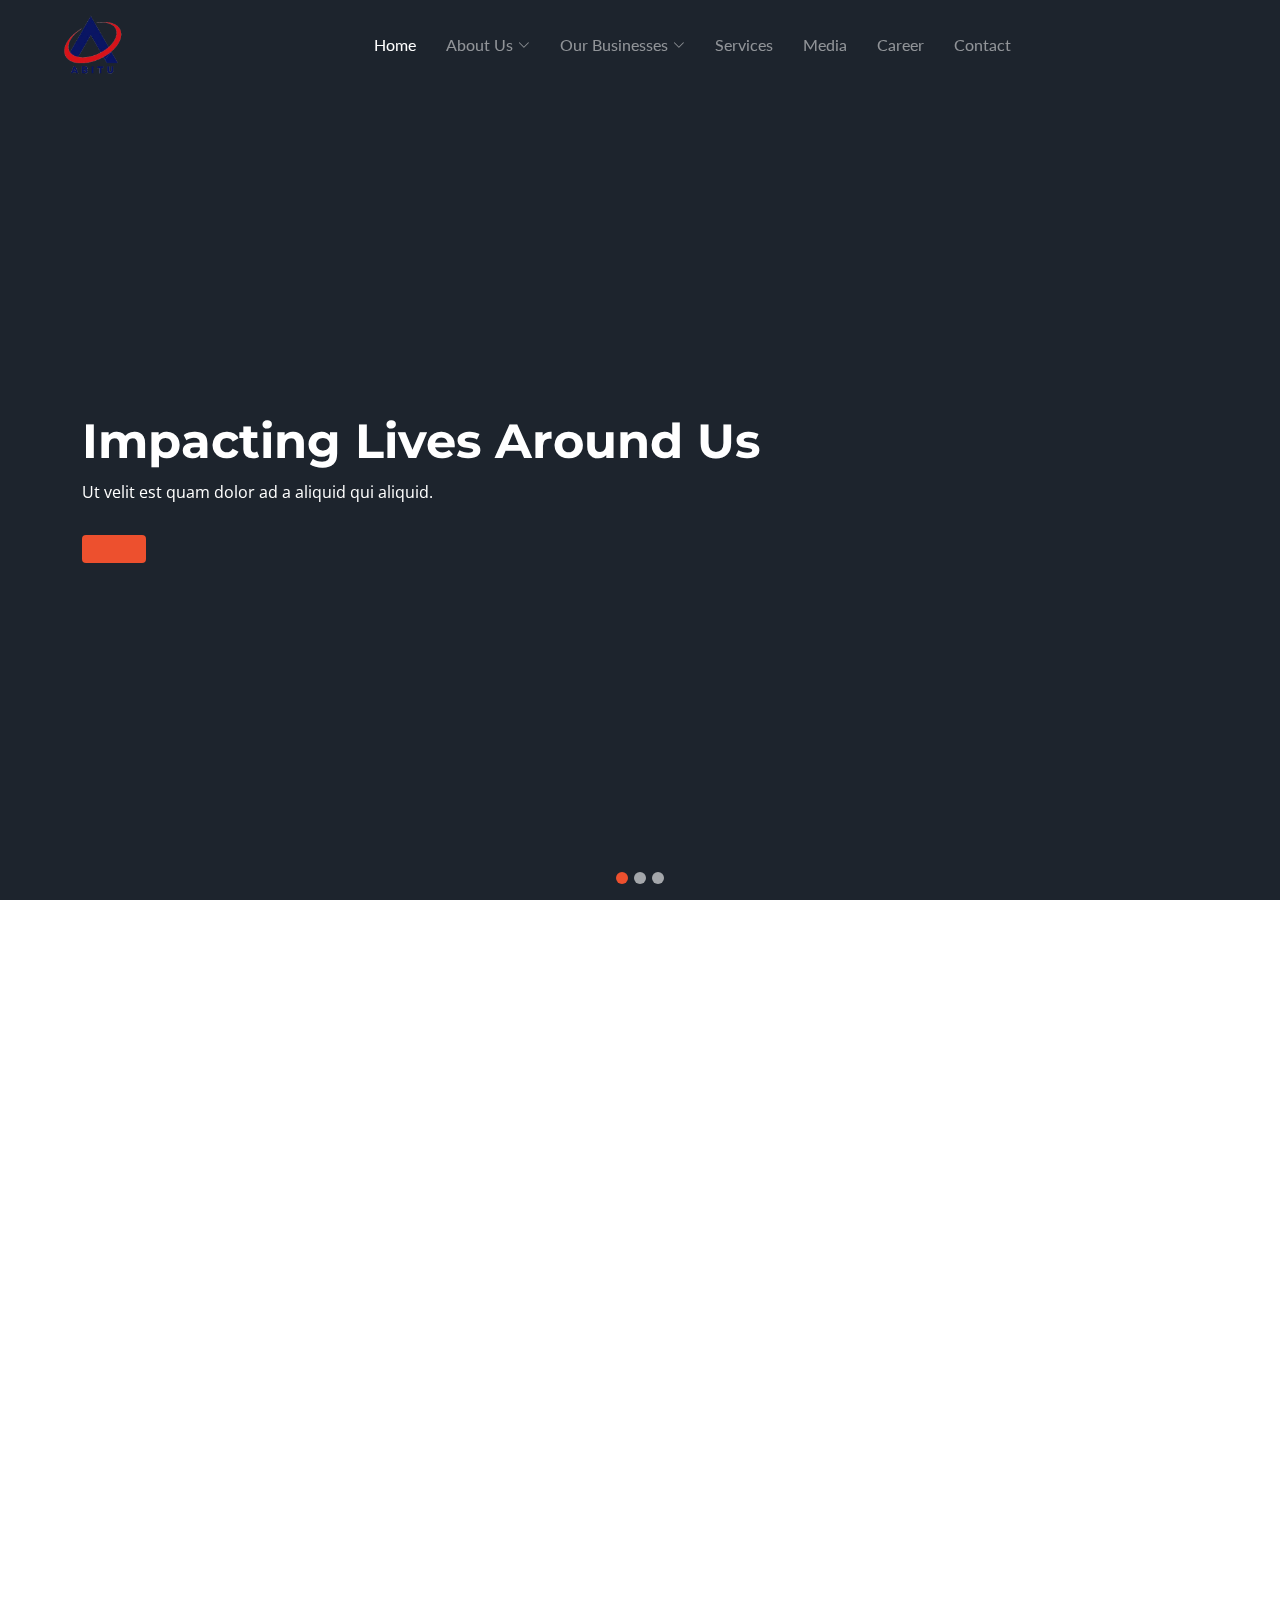
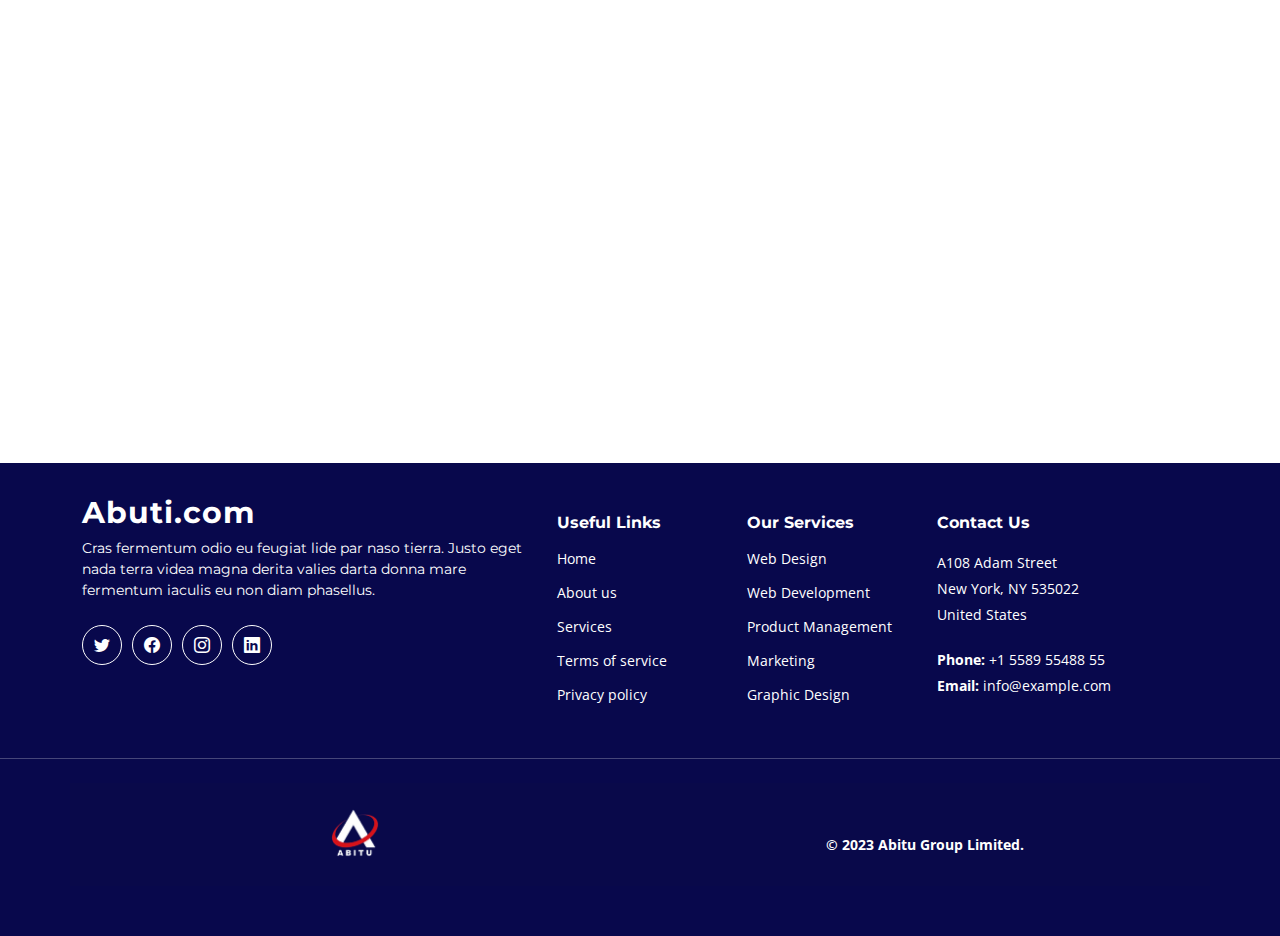
<file: career.html>
<!DOCTYPE html>
<html lang="en">

<head>
  <meta charset="utf-8">
  <meta content="width=device-width, initial-scale=1.0" name="viewport">

  <title>Abitu Group Limited</title>
  <meta content="" name="description">
  <meta content="" name="keywords">

  <!-- Favicons -->
  <link href="assets/img/assets/img/ko.png" rel="icon">
  <link href="assets/img/assets/img/ko.png" rel="apple-touch-icon">

  <!-- Fonts -->
  <link href="https://fonts.googleapis.com" rel="preconnect">
  <link href="https://fonts.gstatic.com" rel="preconnect" crossorigin>
  <link href="https://fonts.googleapis.com/css2?family=Open+Sans:ital,wght@0,300;0,400;0,500;0,600;0,700;0,800;1,300;1,400;1,500;1,600;1,700;1,800&family=Montserrat:ital,wght@0,100;0,200;0,300;0,400;0,500;0,600;0,700;0,800;0,900;1,100;1,200;1,300;1,400;1,500;1,600;1,700;1,800;1,900&family=Lato:ital,wght@0,100;0,300;0,400;0,700;0,900;1,100;1,300;1,400;1,700;1,900&display=swap" rel="stylesheet">

  <!-- Vendor CSS Files -->
  <link href="assets/vendor/bootstrap/css/bootstrap.min.css" rel="stylesheet">
  <link href="assets/vendor/bootstrap-icons/bootstrap-icons.css" rel="stylesheet">
  <link href="assets/vendor/glightbox/css/glightbox.min.css" rel="stylesheet">
  <link href="assets/vendor/swiper/swiper-bundle.min.css" rel="stylesheet">
  <link href="assets/vendor/aos/aos.css" rel="stylesheet">

  <!-- Template Main CSS File -->
  <link href="assets/css/main.css" rel="stylesheet">


</head>

<body class="index-page" data-bs-spy="scroll" data-bs-target="#navmenu">

  <!-- ======= Header ======= -->
  <header id="header" class="header fixed-top d-flex align-items-center">
    <div class="container-fluid d-flex align-items-center justify-content-between">

      <a href="index.html" class="logo d-flex align-items-center me-auto me-xl-0">
        <!-- Uncomment the line below if you also wish to use an image logo -->
        <img src="assets/img/ko.png" alt="">
       <!-- <h1 style="color:rgb(8, 8, 76);">Abitu</h1>
        <span>.</span>
        <h1 style="color:#fff;">com</h1>-->

      </a>

      <!-- Nav Menu -->
      <nav id="navmenu" class="navmenu">
        <ul>
          <li><a href="index.html" class="active">Home</a></li>
          <li class="dropdown has-dropdown"><a href="about.html"><span>About Us</span> <i class="bi bi-chevron-down"></i></a>
            <ul class="dd-box-shadow">
              <li><a href="about.html">Who We Are</a></li>
              <li><a href="about.html">Vision</a></li>
              <li><a href="about.html">Mission</a></li>
              <li><a href="about.html">Leadership.</a></li>
            </ul>
          </li>

          <li class="dropdown has-dropdown"><a href="Businesses.html"><span>Our Businesses</span> <i class="bi bi-chevron-down"></i></a>
            <ul class="dd-box-shadow">
              <li><a href="Businesses.html">Government Contracting</a></li>
              <li><a href="Businesses.html">Farming</a></li>
              <li><a href="Businesses.html">Trucking</a></li>
              <li><a href="Businesses.html">Real-Estate- Tax Liens/Wholesale</a></li>
              <li><a href="Businesses.html">Software Development</a></li>
              <li><a href="Businesses.html">Commercial Security</a></li>
              <li><a href="Businesses.html">Warehouse Navigational/Inventory System</a></li>
            </ul>
          </li>
    
          <li><a href="index.html#services">Services</a></li>
          <li><a href="blog.html">Media</a></li>
          <li><a href="career.html">Career</a></li>
          
          
          <li><a href="contact.html">Contact</a></li>
        </ul>

        <i class="mobile-nav-toggle d-xl-none bi bi-list"></i>
      </nav><!-- End Nav Menu -->

      <a class="btn-getstartd" style=""></a>

    </div>
  </header><!-- End Header -->

  <main id="main">
    <section id="hero">
      <div id="heroCarousel" data-bs-interval="5000" class="carousel slide carousel-fade" data-bs-ride="carousel">
  
        <ol class="carousel-indicators" id="hero-carousel-indicators"></ol>
  
        <div class="carousel-inner" role="listbox">
  
          <!-- Slide 1 -->
          <div class="carousel-item active" style="background-image: url(https://www.build-review.com/wp-content/uploads/2021/07/Construction-Technology.jpg)">
            <div class="carousel-container">
              <div class="container">
                <h2 class="animate__animated animate__fadeInDown">Impacting <span>Lives Around Us</span></h2>
                <p class="animate__animated animate__fadeInUp">Ut velit est quam dolor ad a aliquid qui aliquid.  </p>
                <a href="#about" class="btn-get-started animate__animated animate__fadeInUp scrollto"></a>
              </div>
            </div>
          </div>
  
          <!-- Slide 2 -->
          <div class="carousel-item" style="background-image: url(https://media.istockphoto.com/id/1297398472/photo/field-of-wheat-at-sunset-with-grain-silos-in-the-back-ground.jpg?s=612x612&w=0&k=20&c=9l7R8uFNOVPxUh3vFWaP-xW31lL11QsucLZ4IdISkVI=)">
            <div class="carousel-container">
              <div class="container">
                <h2 class="animate__animated animate__fadeInDown">Lorem Ipsum Dolor</h2>
                <p class="animate__animated animate__fadeInUp">Ut velit est quam dolor ad a aliquid qui aliquid.</p>
                <a href="#about" class="btn-get-started animate__animated animate__fadeInUp scrollto"></a>
              </div>
            </div>
          </div>
  
          <!-- Slide 3 -->
          <div class="carousel-item" style="background-image: url(https://h3constructionanddesign.com/wp-content/uploads/2020/02/What-is-Commercial-Construction-featured-image.jpg)">
            <div class="carousel-container">
              <div class="container">
                <h2 class="animate__animated animate__fadeInDown">Sequi ea ut et est quaerat</h2>
                <p class="animate__animated animate__fadeInUp">Ut velit est quam dolor ad a aliquid qui aliquid.</p>
                <a href="#about" class="btn-get-started animate__animated animate__fadeInUp scrollto"></a>
              </div>
            </div>
          </div>
  
        </div>
  
       
  
      </div>
    </section>

    
    <!-- Hero Section - Home Page -->
    <!--<section id="hero" class="hero">

      <img src="assets/img/hero-bg.jpg" alt="" data-aos="fade-in">

      <div class="container">
        <div class="row">
          <div class="col-lg-10">
            <h2 data-aos="fade-up" data-aos-delay="100">Welcome to Our Website</h2>
            <p data-aos="fade-up" data-aos-delay="200">We are team of talented designers making websites with Bootstrap</p>
          </div>
          <div class="col-lg-5">
            <form action="#" class="sign-up-form d-flex" data-aos="fade-up" data-aos-delay="300">
              <input type="text" class="form-control" placeholder="Enter email address">
              <input type="submit" class="btn btn-primary" value="Sign up">
            </form>
          </div>
        </div>
      </div>-->

    </section><!-- End Hero Section -->
    <div data-aos="fade" class="page-title">
      <div class="heading">
        <div class="container">
          <div class="row d-flex justify-content-center text-center">
            <div class="col-lg-8">
              <h4>Impacting Lives</h4>
              <h1 style="font-size:40px;">A Look into Our Careers</h1>
              <p class="mb-20" style="padding:20px; ">Odio et unde deleniti. Deserunt numquam exercitationem. Officiis quo odio sint voluptas consequatur ut a odio voluptatem. Sit dolorum debitis veritatis natus dolores. 
                Odio et unde deleniti. Deserunt numquam exercitationem. Officiis quo odio sint voluptas consequatur ut a odio voluptatem. Sit dolorum debitis veritatis natus dolores.Quasi ratione sint. Sit quaerat ipsum dolorem.</p>
            </div>
          </div>
        </div>
      </div>
      
    </div><!-- End Page Title -->
    <!-- Clients Section - Home Page -->
    <section id="clients" class="clients">

      <div class="container-fluid" data-aos="fade-up">

        <div class="row gy-4">

          <div class="col-xl-2 col-md-3 col-6 client-logo">
            <img src="assets/img/clients/client-1.png" class="img-fluid" alt="">
          </div><!-- End Client Item -->

          <div class="col-xl-2 col-md-3 col-6 client-logo">
            <img src="assets/img/clients/client-2.png" class="img-fluid" alt="">
          </div><!-- End Client Item -->

          <div class="col-xl-2 col-md-3 col-6 client-logo">
            <img src="assets/img/clients/client-3.png" class="img-fluid" alt="">
          </div><!-- End Client Item -->

          <div class="col-xl-2 col-md-3 col-6 client-logo">
            <img src="assets/img/clients/client-4.png" class="img-fluid" alt="">
          </div><!-- End Client Item -->

          <div class="col-xl-2 col-md-3 col-6 client-logo">
            <img src="assets/img/clients/client-5.png" class="img-fluid" alt="">
          </div><!-- End Client Item -->

          <div class="col-xl-2 col-md-3 col-6 client-logo">
            <img src="assets/img/clients/client-6.png" class="img-fluid" alt="">
          </div><!-- End Client Item -->

        </div>

      </div>

    </section><!-- End Clients Section -->

    
    <!-- Stats Section - Home Page -->
    



   

    <!-- Features Section - Home Page -->
    <!-- End Features Section -->

   


    <!-- Faq Section - Home Page -->
    <section id="faq" class="faq">

      <div class="container">

        <div class="row gy-4">

          <div class="col-lg-4" data-aos="fade-up" data-aos-delay="100">
            <div class="content px-xl-5">
              <h3><span>Why work with the </span><strong>Abitu Group</strong></h3>
              <p>
                Lorem ipsum dolor sit amet, consectetur adipiscing elit, sed do eiusmod tempor incididunt ut labore et dolore magna aliqua. Duis aute irure dolor in reprehenderit
              </p>
            </div>
          </div>

          <div class="col-lg-8" data-aos="fade-up" data-aos-delay="200">

            <div class="faq-container">
              <div class="faq-item faq-active">
                <h3><span class="num">1.</span> <span>Non consectetur a erat nam at lectus urna duis?</span></h3>
                <div class="faq-content">
                  <p>Feugiat pretium nibh ipsum consequat. Tempus iaculis urna id volutpat lacus laoreet non curabitur gravida. Venenatis lectus magna fringilla urna porttitor rhoncus dolor purus non.</p>
                </div>
                <i class="faq-toggle bi bi-chevron-right"></i>
              </div><!-- End Faq item-->

              <div class="faq-item">
                <h3><span class="num">2.</span> <span>Feugiat scelerisque varius morbi enim nunc faucibus a pellentesque?</span></h3>
                <div class="faq-content">
                  <p>Dolor sit amet consectetur adipiscing elit pellentesque habitant morbi. Id interdum velit laoreet id donec ultrices. Fringilla phasellus faucibus scelerisque eleifend donec pretium. Est pellentesque elit ullamcorper dignissim. Mauris ultrices eros in cursus turpis massa tincidunt dui.</p>
                </div>
                <i class="faq-toggle bi bi-chevron-right"></i>
              </div><!-- End Faq item-->

              <div class="faq-item">
                <h3><span class="num">3.</span> <span>Dolor sit amet consectetur adipiscing elit pellentesque?</span></h3>
                <div class="faq-content">
                  <p>Eleifend mi in nulla posuere sollicitudin aliquam ultrices sagittis orci. Faucibus pulvinar elementum integer enim. Sem nulla pharetra diam sit amet nisl suscipit. Rutrum tellus pellentesque eu tincidunt. Lectus urna duis convallis convallis tellus. Urna molestie at elementum eu facilisis sed odio morbi quis</p>
                </div>
                <i class="faq-toggle bi bi-chevron-right"></i>
              </div><!-- End Faq item-->

              <div class="faq-item">
                <h3><span class="num">4.</span> <span>Ac odio tempor orci dapibus. Aliquam eleifend mi in nulla?</span></h3>
                <div class="faq-content">
                  <p>Dolor sit amet consectetur adipiscing elit pellentesque habitant morbi. Id interdum velit laoreet id donec ultrices. Fringilla phasellus faucibus scelerisque eleifend donec pretium. Est pellentesque elit ullamcorper dignissim. Mauris ultrices eros in cursus turpis massa tincidunt dui.</p>
                </div>
                <i class="faq-toggle bi bi-chevron-right"></i>
              </div><!-- End Faq item-->

              <div class="faq-item">
                <h3><span class="num">5.</span> <span>Tempus quam pellentesque nec nam aliquam sem et tortor consequat?</span></h3>
                <div class="faq-content">
                  <p>Molestie a iaculis at erat pellentesque adipiscing commodo. Dignissim suspendisse in est ante in. Nunc vel risus commodo viverra maecenas accumsan. Sit amet nisl suscipit adipiscing bibendum est. Purus gravida quis blandit turpis cursus in</p>
                </div>
                <i class="faq-toggle bi bi-chevron-right"></i>
              </div><!-- End Faq item-->

            </div>

          </div>
        </div>

      </div>

    </section><!-- End Faq Section -->

    



   

   

   
  </main>

  <!-- ======= Footer ======= -->
  <footer id="footer" class="footer">

    <div class="container footer-top">
      <div class="row gy-4">
        <div class="col-lg-5 col-md-12 footer-about">
          <a href="index.html" class="logo d-flex align-items-center">
            <span>Abuti.com</span>
          </a>
          <p>Cras fermentum odio eu feugiat lide par naso tierra. Justo eget nada terra videa magna derita valies darta donna mare fermentum iaculis eu non diam phasellus.</p>
          <div class="social-links d-flex mt-4">
            <a href=""><i class="bi bi-twitter"></i></a>
            <a href=""><i class="bi bi-facebook"></i></a>
            <a href=""><i class="bi bi-instagram"></i></a>
            <a href=""><i class="bi bi-linkedin"></i></a>
            
          </div>
         
        </div>

        <div class="col-lg-2 col-6 footer-links">
          <h4>Useful Links</h4>
          <ul>
            <li><a href="#">Home</a></li>
            <li><a href="#">About us</a></li>
            <li><a href="#">Services</a></li>
            <li><a href="#">Terms of service</a></li>
            <li><a href="#">Privacy policy</a></li>
          </ul>
        </div>

        <div class="col-lg-2 col-6 footer-links">
          <h4>Our Services</h4>
          <ul>
            <li><a href="#">Web Design</a></li>
            <li><a href="#">Web Development</a></li>
            <li><a href="#">Product Management</a></li>
            <li><a href="#">Marketing</a></li>
            <li><a href="#">Graphic Design</a></li>
          </ul>
        </div>

        <div class="col-lg-3 col-md-12 footer-contact text-center text-md-start">
          <h4>Contact Us</h4>
          <p>A108 Adam Street</p>
          <p>New York, NY 535022</p>
          <p>United States</p>
          <p class="mt-4"><strong>Phone:</strong> <span>+1 5589 55488 55</span></p>
          <p><strong>Email:</strong> <span>info@example.com</span></p>
        </div>

      </div>
    </div>
<hr>

    <div class="container copyright text-center mt-4">
      <div class="row gy-4">
        <div class="col-lg-6 col-md-12"> 
          <img src="assets/img/kooo.png" class="testimonial-img" style="width:50px;" alt="">
  
          </div>
        <div class="col-lg-6 col-md-12 me-auto" style="margin-top:50px;">      
      <p> <strong class="px-1">&copy;  2023 Abitu Group Limited.</strong> </p>
      <div class="credits">
        <!-- All the links in the footer should remain intact. -->
        <!-- You can delete the links only if you've purchased the pro version. -->
        <!-- Licensing information: https://bootstrapmade.com/license/ -->
        <!-- Purchase the pro version with working PHP/AJAX contact form: [buy-url] -->
        <!--Designed by <a href="https://prestoghana.com/">PrestoGhana</a>-->
      </div>
      </div>
      
    </div>

  </footer><!-- End Footer -->

  <!-- Scroll Top Button -->
  <a href="#" id="scroll-top" class="scroll-top d-flex align-items-center justify-content-center"><i class="bi bi-arrow-up-short"></i></a>

  <!-- Preloader -->
  <div id="preloader">
    <div></div>
    <div></div>
    <div></div>
    <div></div>
  </div>

  <!-- Vendor JS Files -->
  <script src="assets/vendor/bootstrap/js/bootstrap.bundle.min.js"></script>
  <script src="assets/vendor/glightbox/js/glightbox.min.js"></script>
  <script src="assets/vendor/purecounter/purecounter_vanilla.js"></script>
  <script src="assets/vendor/isotope-layout/isotope.pkgd.min.js"></script>
  <script src="assets/vendor/swiper/swiper-bundle.min.js"></script>
  <script src="assets/vendor/aos/aos.js"></script>
  <script src="assets/vendor/php-email-form/validate.js"></script>

  <!-- Template Main JS File -->
  <script src="assets/js/main.js"></script>

</body>

</html>
</file>
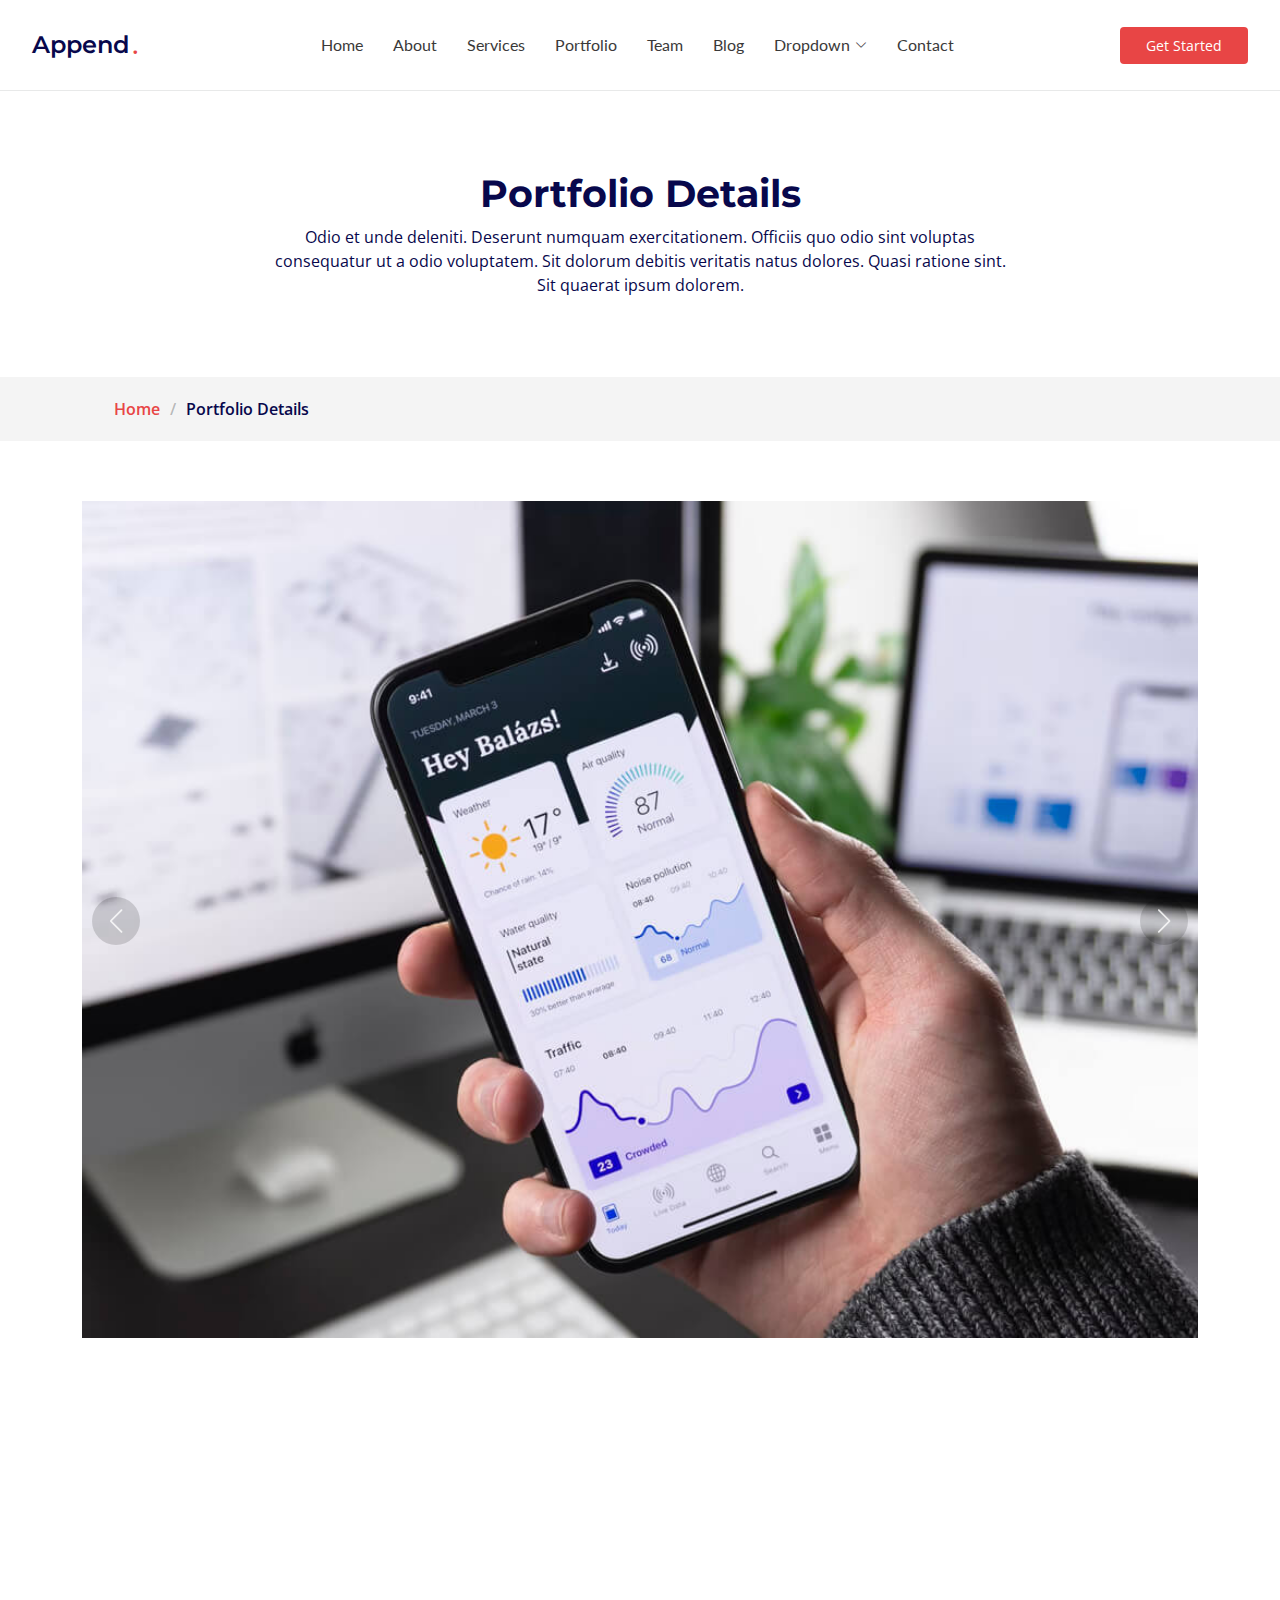
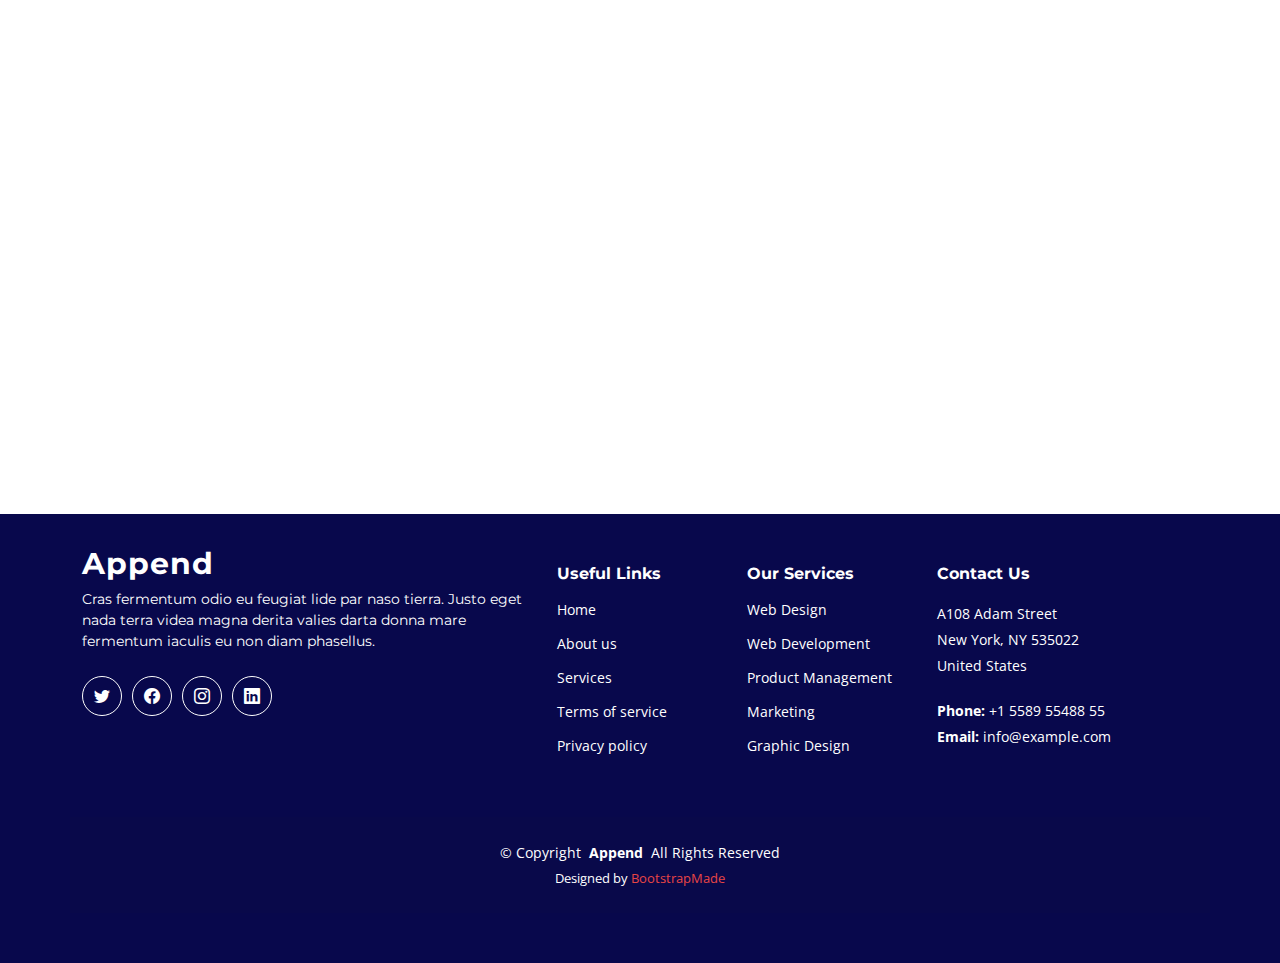
<file: portfolio-details.html>
<!DOCTYPE html>
<html lang="en">

<head>
  <meta charset="utf-8">
  <meta content="width=device-width, initial-scale=1.0" name="viewport">

  <title>Portfolio Details - Append Bootstrap Temlate</title>
  <meta content="" name="description">
  <meta content="" name="keywords">

  <!-- Favicons -->
  <link href="assets/img/favicon.png" rel="icon">
  <link href="assets/img/apple-touch-icon.png" rel="apple-touch-icon">

  <!-- Fonts -->
  <link href="https://fonts.googleapis.com" rel="preconnect">
  <link href="https://fonts.gstatic.com" rel="preconnect" crossorigin>
  <link href="https://fonts.googleapis.com/css2?family=Open+Sans:ital,wght@0,300;0,400;0,500;0,600;0,700;0,800;1,300;1,400;1,500;1,600;1,700;1,800&family=Montserrat:ital,wght@0,100;0,200;0,300;0,400;0,500;0,600;0,700;0,800;0,900;1,100;1,200;1,300;1,400;1,500;1,600;1,700;1,800;1,900&family=Lato:ital,wght@0,100;0,300;0,400;0,700;0,900;1,100;1,300;1,400;1,700;1,900&display=swap" rel="stylesheet">

  <!-- Vendor CSS Files -->
  <link href="assets/vendor/bootstrap/css/bootstrap.min.css" rel="stylesheet">
  <link href="assets/vendor/bootstrap-icons/bootstrap-icons.css" rel="stylesheet">
  <link href="assets/vendor/glightbox/css/glightbox.min.css" rel="stylesheet">
  <link href="assets/vendor/swiper/swiper-bundle.min.css" rel="stylesheet">
  <link href="assets/vendor/aos/aos.css" rel="stylesheet">

  <!-- Template Main CSS File -->
  <link href="assets/css/main.css" rel="stylesheet">

  <!-- =======================================================
  * Template Name: Append
  * Updated: Sep 18 2023 with Bootstrap v5.3.2
  * Template URL: https://bootstrapmade.com/append-bootstrap-website-template/
  * Author: BootstrapMade.com
  * License: https://bootstrapmade.com/license/
  ======================================================== -->
</head>

<body class="portfolio-details-page" data-bs-spy="scroll" data-bs-target="#navmenu">

  <!-- ======= Header ======= -->
  <header id="header" class="header sticky-top d-flex align-items-center">
    <div class="container-fluid d-flex align-items-center justify-content-between">

      <a href="index.html" class="logo d-flex align-items-center me-auto me-xl-0">
        <!-- Uncomment the line below if you also wish to use an image logo -->
        <!-- <img src="assets/img/logo.png" alt=""> -->
        <h1>Append</h1>
        <span>.</span>
      </a>

      <!-- Nav Menu -->
      <nav id="navmenu" class="navmenu">
        <ul>
          <li><a href="index.html#hero">Home</a></li>
          <li><a href="index.html#about">About</a></li>
          <li><a href="index.html#services">Services</a></li>
          <li><a href="index.html#portfolio">Portfolio</a></li>
          <li><a href="index.html#team">Team</a></li>
          <li><a href="blog.html">Blog</a></li>
          <li class="dropdown has-dropdown"><a href="#"><span>Dropdown</span> <i class="bi bi-chevron-down"></i></a>
            <ul class="dd-box-shadow">
              <li><a href="#">Dropdown 1</a></li>
              <li class="dropdown has-dropdown"><a href="#"><span>Deep Dropdown</span> <i class="bi bi-chevron-down"></i></a>
                <ul class="dd-box-shadow">
                  <li><a href="#">Deep Dropdown 1</a></li>
                  <li><a href="#">Deep Dropdown 2</a></li>
                  <li><a href="#">Deep Dropdown 3</a></li>
                  <li><a href="#">Deep Dropdown 4</a></li>
                  <li><a href="#">Deep Dropdown 5</a></li>
                </ul>
              </li>
              <li><a href="#">Dropdown 2</a></li>
              <li><a href="#">Dropdown 3</a></li>
              <li><a href="#">Dropdown 4</a></li>
            </ul>
          </li>
          <li><a href="index.html#contact">Contact</a></li>
        </ul>

        <i class="mobile-nav-toggle d-xl-none bi bi-list"></i>
      </nav><!-- End Nav Menu -->

      <a class="btn-getstarted" href="index.html#about">Get Started</a>

    </div>
  </header><!-- End Header -->

  <main id="main">

    <!-- Portfolio Details Page Title & Breadcrumbs -->
    <div data-aos="fade" class="page-title">
      <div class="heading">
        <div class="container">
          <div class="row d-flex justify-content-center text-center">
            <div class="col-lg-8">
              <h1>Portfolio Details</h1>
              <p class="mb-0">Odio et unde deleniti. Deserunt numquam exercitationem. Officiis quo odio sint voluptas consequatur ut a odio voluptatem. Sit dolorum debitis veritatis natus dolores. Quasi ratione sint. Sit quaerat ipsum dolorem.</p>
            </div>
          </div>
        </div>
      </div>
      <nav class="breadcrumbs">
        <div class="container">
          <ol>
            <li><a href="index.html">Home</a></li>
            <li class="current">Portfolio Details</li>
          </ol>
        </div>
      </nav>
    </div><!-- End Page Title -->

    <!-- Portfolio-details Section - Portfolio Details Page -->
    <section id="portfolio-details" class="portfolio-details">

      <div class="container" data-aos="fade-up">

        <div class="portfolio-details-slider swiper">
          <template class="swiper-config">
            {
            "loop": true,
            "speed" : 600,
            "autoplay": {
            "delay": 5000
            },
            "slidesPerView": "auto",
            "navigation": {
            "nextEl": ".swiper-button-next",
            "prevEl": ".swiper-button-prev"
            }
            }
          </template>
          <div class="swiper-wrapper align-items-center">

            <div class="swiper-slide">
              <img src="assets/img/portfolio/app-1.jpg" alt="">
            </div>

            <div class="swiper-slide">
              <img src="assets/img/portfolio/product-1.jpg" alt="">
            </div>

            <div class="swiper-slide">
              <img src="assets/img/portfolio/branding-1.jpg" alt="">
            </div>

            <div class="swiper-slide">
              <img src="assets/img/portfolio/books-1.jpg" alt="">
            </div>

          </div>
          <div class="swiper-button-prev"></div>
          <div class="swiper-button-next"></div>
        </div>

        <div class="row justify-content-between gy-4 mt-4">

          <div class="col-lg-8" data-aos="fade-up">
            <div class="portfolio-description">
              <h2>This is an example of portfolio details</h2>
              <p>
                Autem ipsum nam porro corporis rerum. Quis eos dolorem eos itaque inventore commodi labore quia quia. Exercitationem repudiandae officiis neque suscipit non officia eaque itaque enim. Voluptatem officia accusantium nesciunt est omnis tempora consectetur dignissimos. Sequi nulla at esse enim cum deserunt eius.
              </p>
              <p>
                Amet consequatur qui dolore veniam voluptatem voluptatem sit. Non aspernatur atque natus ut cum nam et. Praesentium error dolores rerum minus sequi quia veritatis eum. Eos et doloribus doloremque nesciunt molestiae laboriosam.
              </p>

              <div class="testimonial-item">
                <p>
                  <i class="bi bi-quote quote-icon-left"></i>
                  <span>Export tempor illum tamen malis malis eram quae irure esse labore quem cillum quid cillum eram malis quorum velit fore eram velit sunt aliqua noster fugiat irure amet legam anim culpa.</span>
                  <i class="bi bi-quote quote-icon-right"></i>
                </p>
                <div>
                  <img src="assets/img/testimonials/testimonials-2.jpg" class="testimonial-img" alt="">
                  <h3>Sara Wilsson</h3>
                  <h4>Designer</h4>
                </div>
              </div>

              <p>
                Impedit ipsum quae et aliquid doloribus et voluptatem quasi. Perspiciatis occaecati earum et magnam animi. Quibusdam non qui ea vitae suscipit vitae sunt. Repudiandae incidunt cumque minus deserunt assumenda tempore. Delectus voluptas necessitatibus est.
              </p>

              <p>
                Sunt voluptatum sapiente facilis quo odio aut ipsum repellat debitis. Molestiae et autem libero. Explicabo et quod necessitatibus similique quis dolor eum. Numquam eaque praesentium rem et qui nesciunt.
              </p>

            </div>
          </div>

          <div class="col-lg-3" data-aos="fade-up" data-aos-delay="100">
            <div class="portfolio-info">
              <h3>Project information</h3>
              <ul>
                <li><strong>Category</strong> Web design</li>
                <li><strong>Client</strong> ASU Company</li>
                <li><strong>Project date</strong> 01 March, 2020</li>
                <li><strong>Project URL</strong> <a href="#">www.example.com</a></li>
                <li><a href="#" class="btn-visit align-self-start">Visit Website</a></li>
              </ul>
            </div>
          </div>

        </div>

      </div>

    </section><!-- End Portfolio-details Section -->

  </main>

  <!-- ======= Footer ======= -->
  <footer id="footer" class="footer">

    <div class="container footer-top">
      <div class="row gy-4">
        <div class="col-lg-5 col-md-12 footer-about">
          <a href="index.html" class="logo d-flex align-items-center">
            <span>Append</span>
          </a>
          <p>Cras fermentum odio eu feugiat lide par naso tierra. Justo eget nada terra videa magna derita valies darta donna mare fermentum iaculis eu non diam phasellus.</p>
          <div class="social-links d-flex mt-4">
            <a href=""><i class="bi bi-twitter"></i></a>
            <a href=""><i class="bi bi-facebook"></i></a>
            <a href=""><i class="bi bi-instagram"></i></a>
            <a href=""><i class="bi bi-linkedin"></i></a>
          </div>
        </div>

        <div class="col-lg-2 col-6 footer-links">
          <h4>Useful Links</h4>
          <ul>
            <li><a href="#">Home</a></li>
            <li><a href="#">About us</a></li>
            <li><a href="#">Services</a></li>
            <li><a href="#">Terms of service</a></li>
            <li><a href="#">Privacy policy</a></li>
          </ul>
        </div>

        <div class="col-lg-2 col-6 footer-links">
          <h4>Our Services</h4>
          <ul>
            <li><a href="#">Web Design</a></li>
            <li><a href="#">Web Development</a></li>
            <li><a href="#">Product Management</a></li>
            <li><a href="#">Marketing</a></li>
            <li><a href="#">Graphic Design</a></li>
          </ul>
        </div>

        <div class="col-lg-3 col-md-12 footer-contact text-center text-md-start">
          <h4>Contact Us</h4>
          <p>A108 Adam Street</p>
          <p>New York, NY 535022</p>
          <p>United States</p>
          <p class="mt-4"><strong>Phone:</strong> <span>+1 5589 55488 55</span></p>
          <p><strong>Email:</strong> <span>info@example.com</span></p>
        </div>

      </div>
    </div>

    <div class="container copyright text-center mt-4">
      <p>&copy; <span>Copyright</span> <strong class="px-1">Append</strong> <span>All Rights Reserved</span></p>
      <div class="credits">
        <!-- All the links in the footer should remain intact. -->
        <!-- You can delete the links only if you've purchased the pro version. -->
        <!-- Licensing information: https://bootstrapmade.com/license/ -->
        <!-- Purchase the pro version with working PHP/AJAX contact form: [buy-url] -->
        Designed by <a href="https://bootstrapmade.com/">BootstrapMade</a>
      </div>
    </div>

  </footer><!-- End Footer -->

  <!-- Scroll Top Button -->
  <a href="#" id="scroll-top" class="scroll-top d-flex align-items-center justify-content-center"><i class="bi bi-arrow-up-short"></i></a>

  <!-- Preloader -->
  <div id="preloader">
    <div></div>
    <div></div>
    <div></div>
    <div></div>
  </div>

  <!-- Vendor JS Files -->
  <script src="assets/vendor/bootstrap/js/bootstrap.bundle.min.js"></script>
  <script src="assets/vendor/glightbox/js/glightbox.min.js"></script>
  <script src="assets/vendor/purecounter/purecounter_vanilla.js"></script>
  <script src="assets/vendor/isotope-layout/isotope.pkgd.min.js"></script>
  <script src="assets/vendor/swiper/swiper-bundle.min.js"></script>
  <script src="assets/vendor/aos/aos.js"></script>
  <script src="assets/vendor/php-email-form/validate.js"></script>

  <!-- Template Main JS File -->
  <script src="assets/js/main.js"></script>

</body>

</html>
</file>
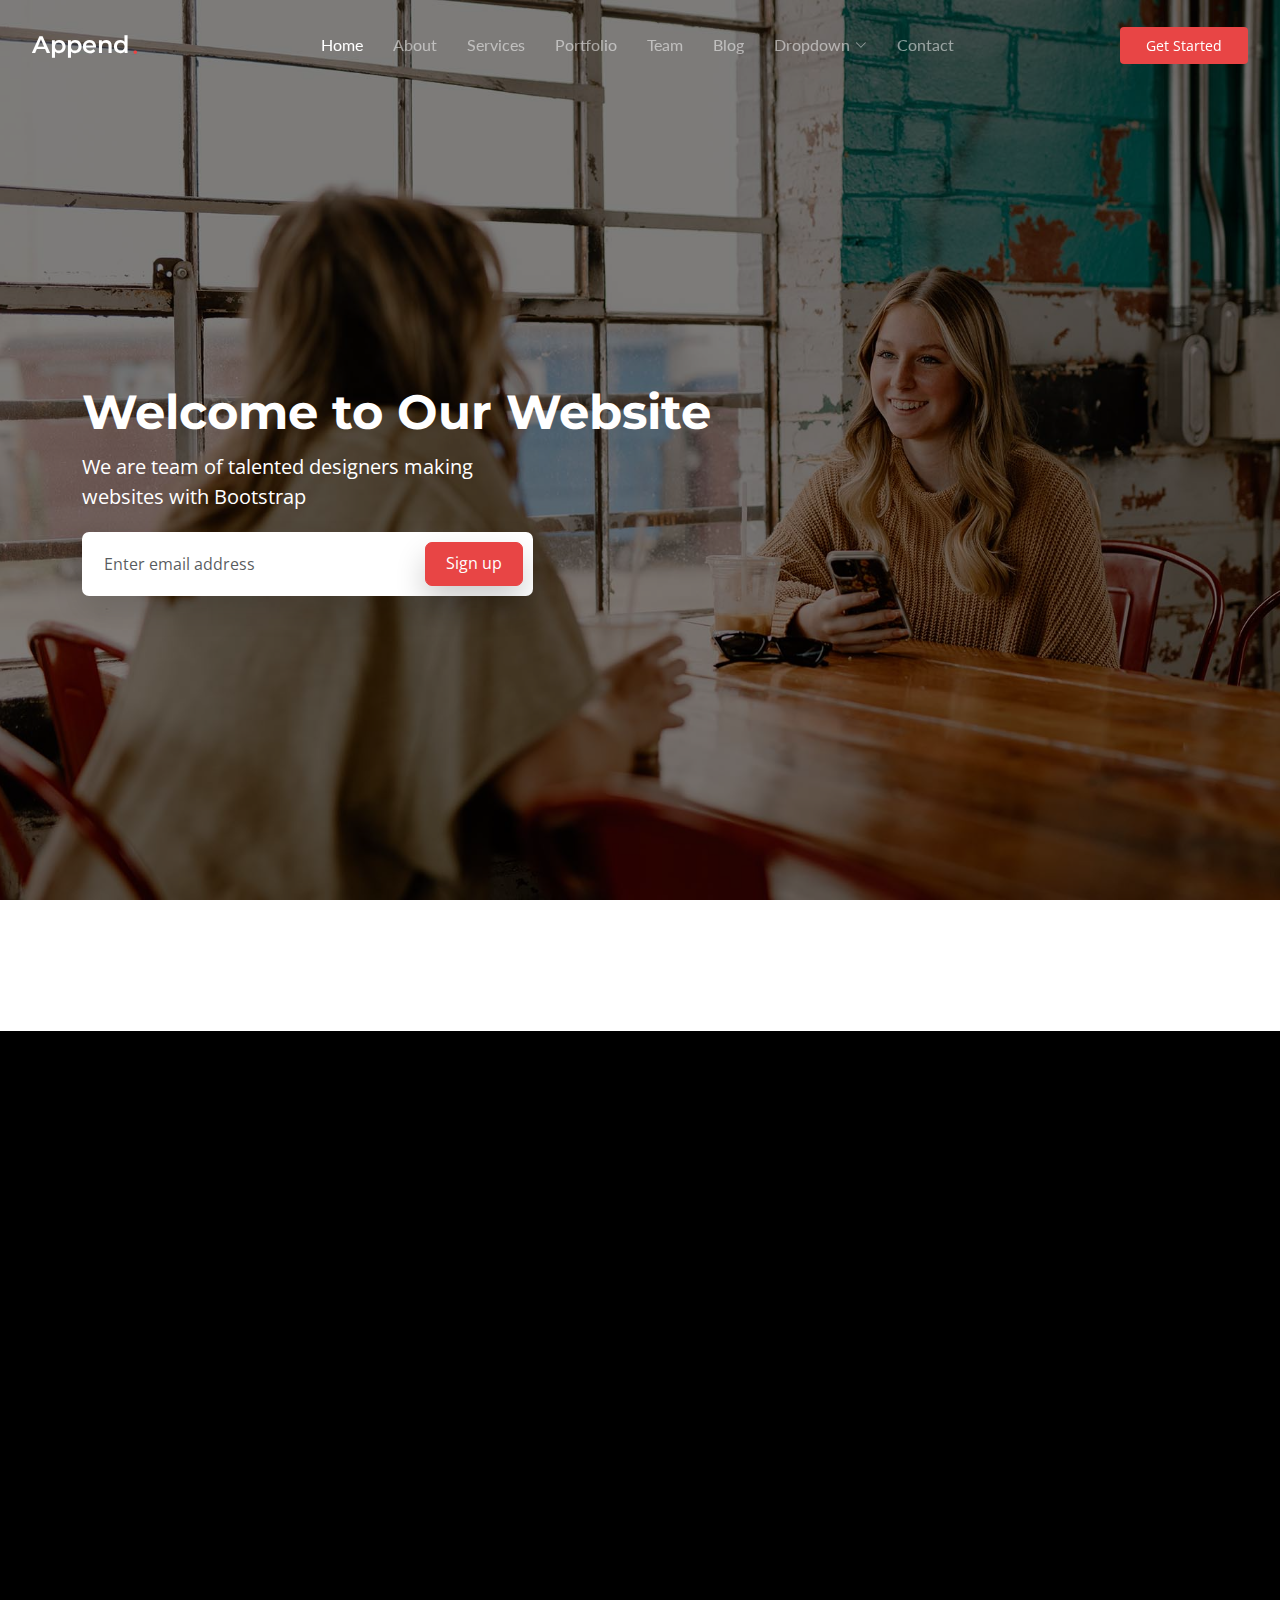
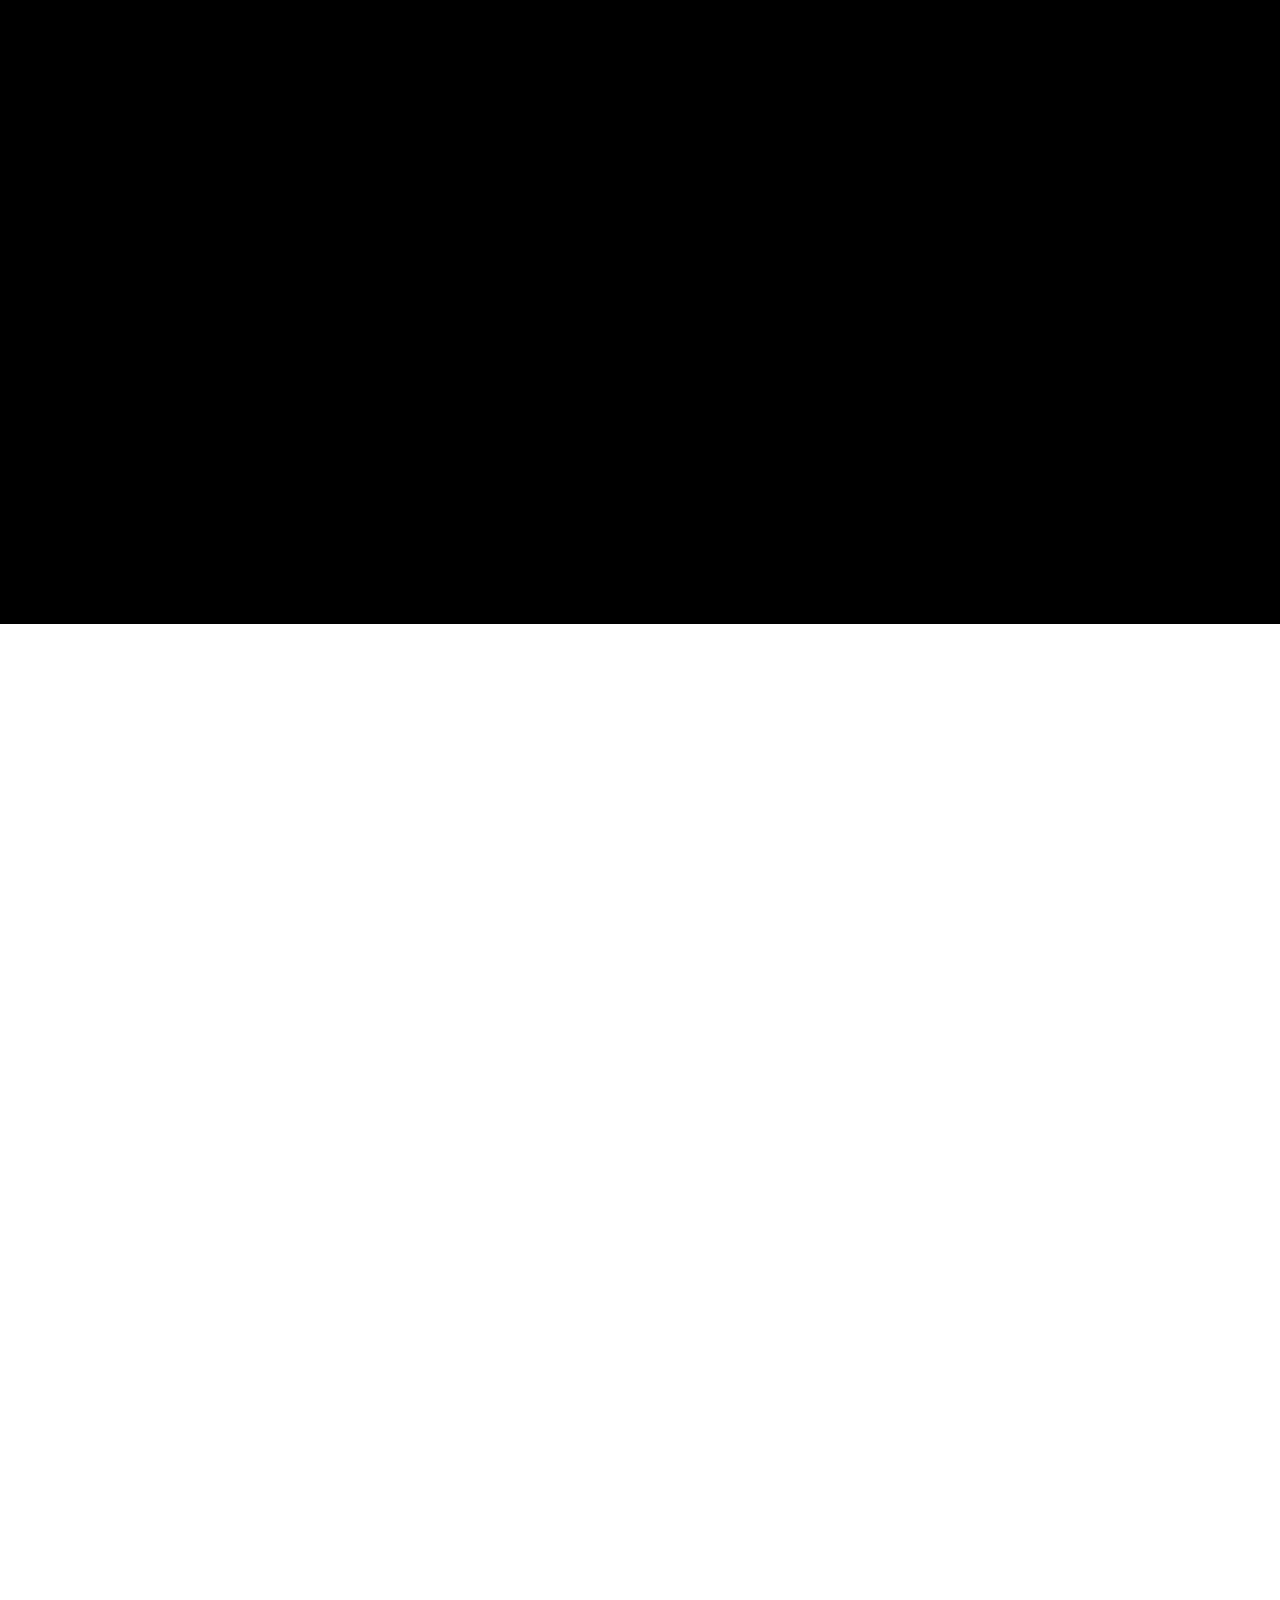
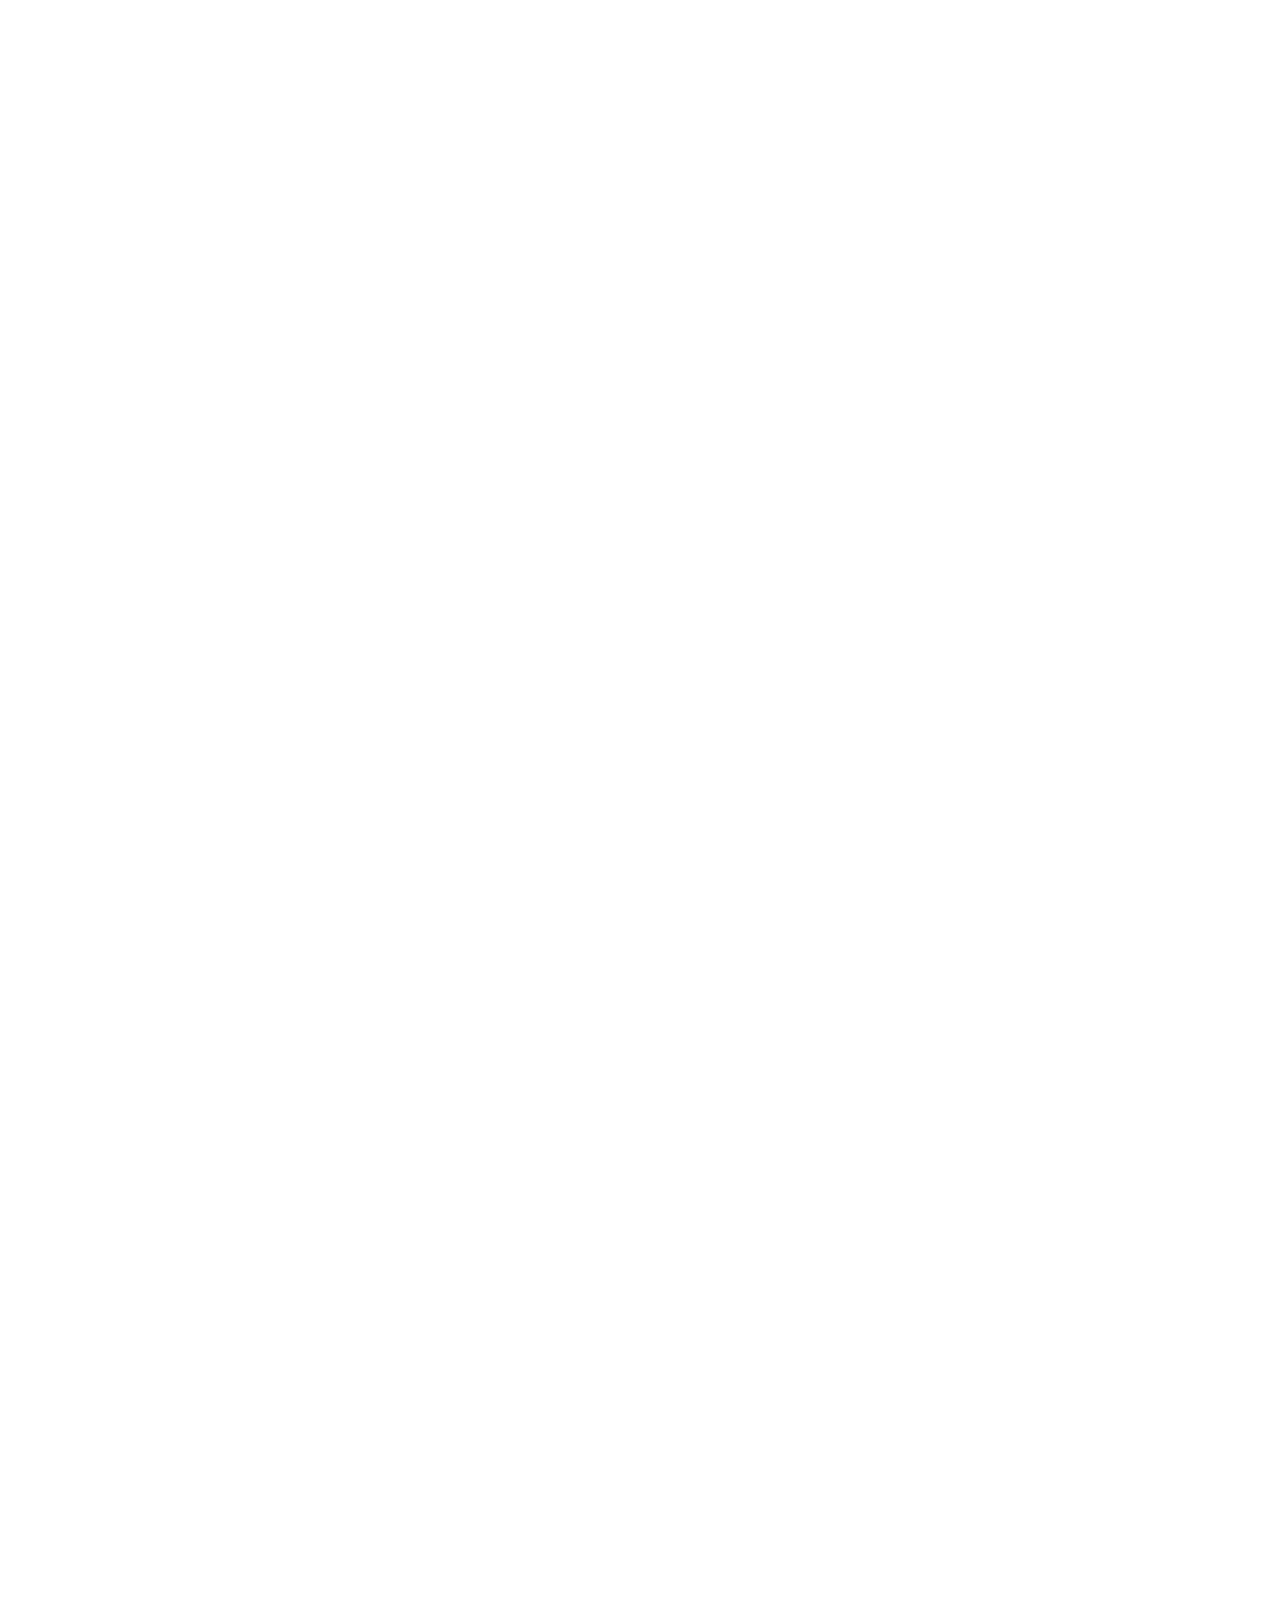
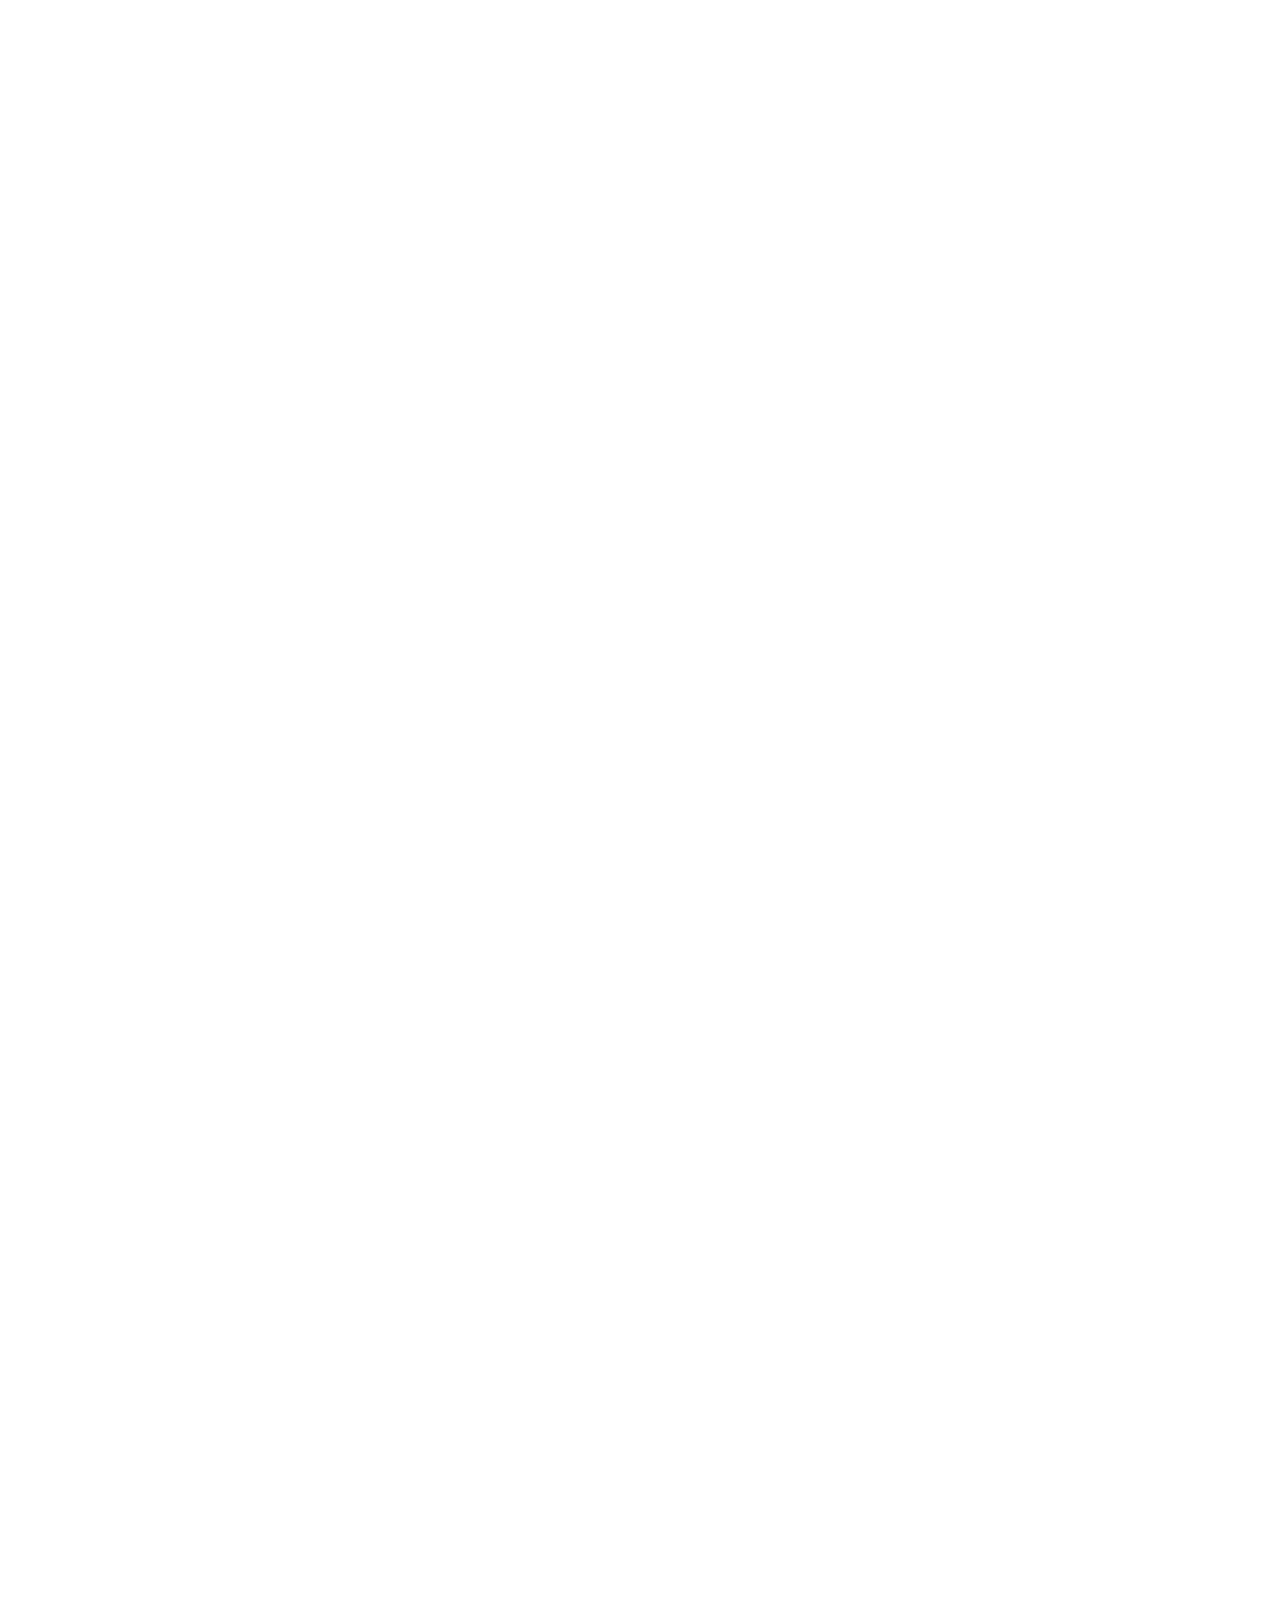
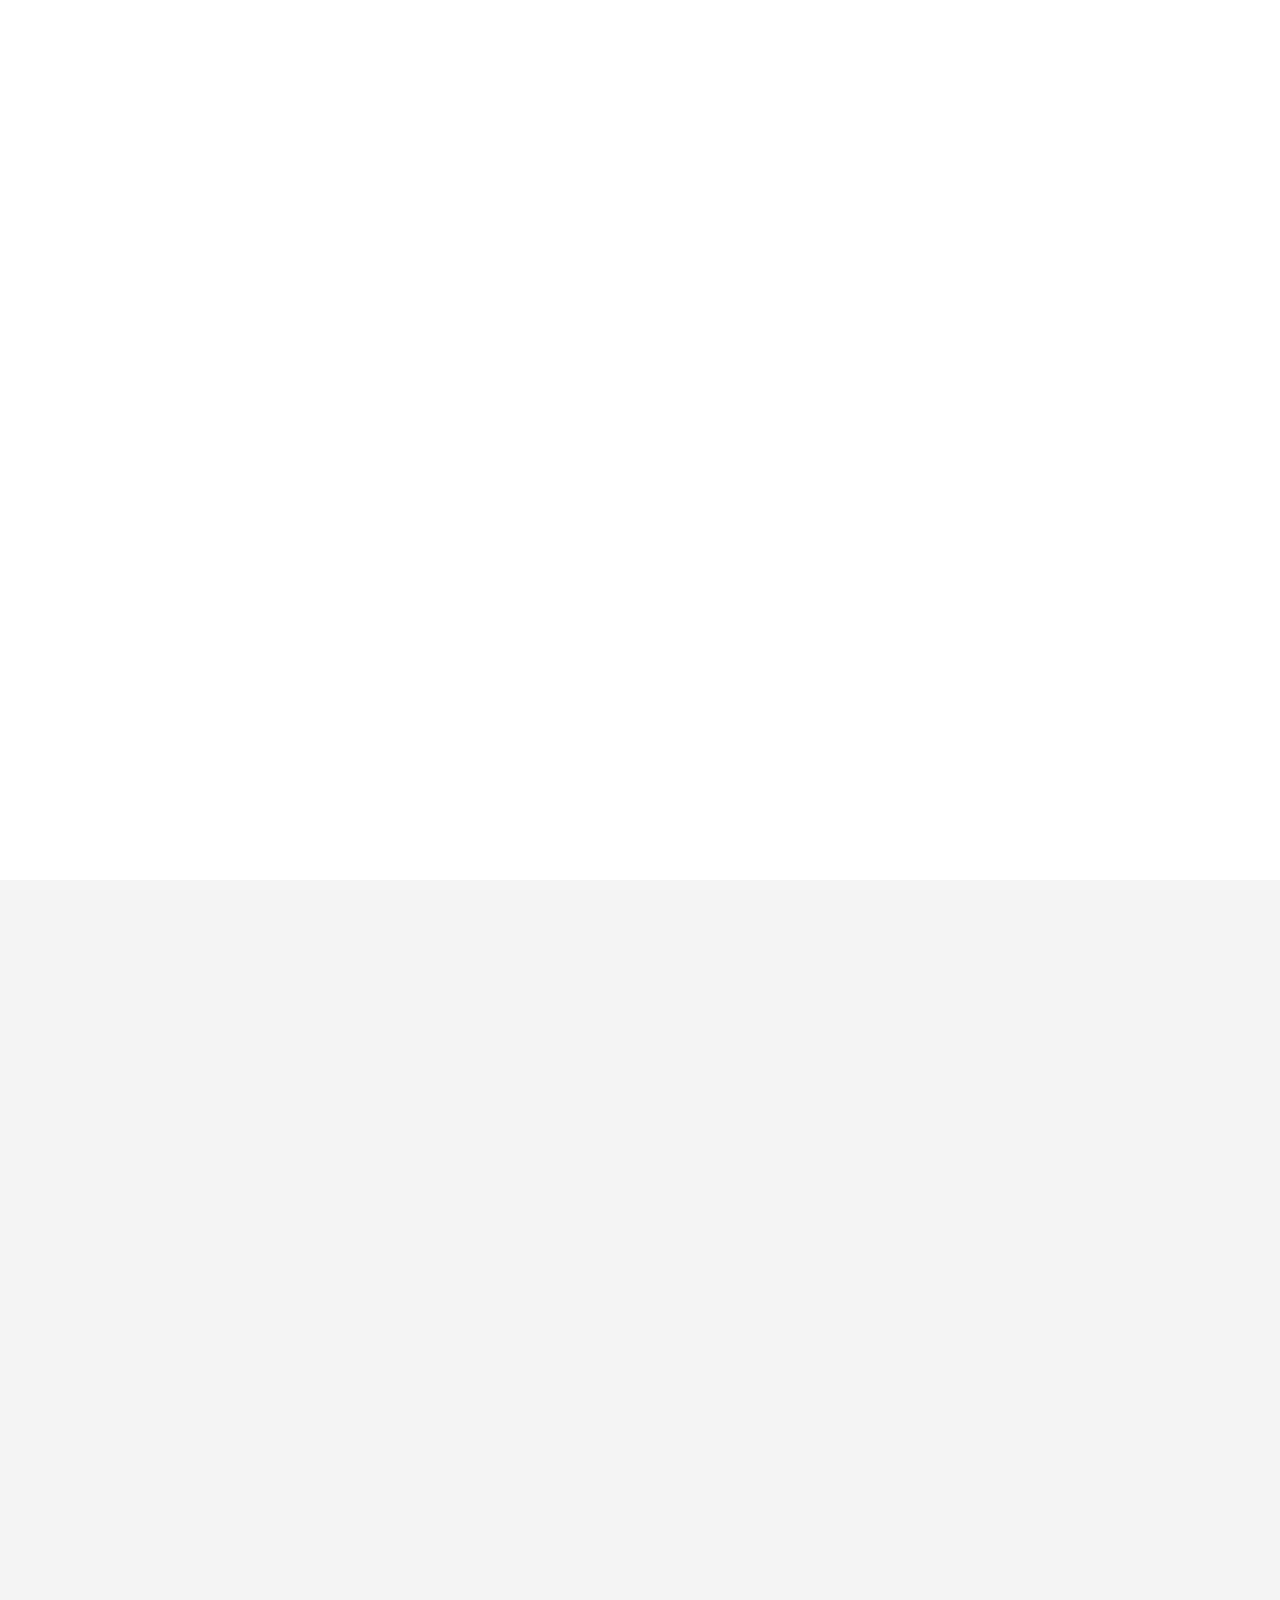
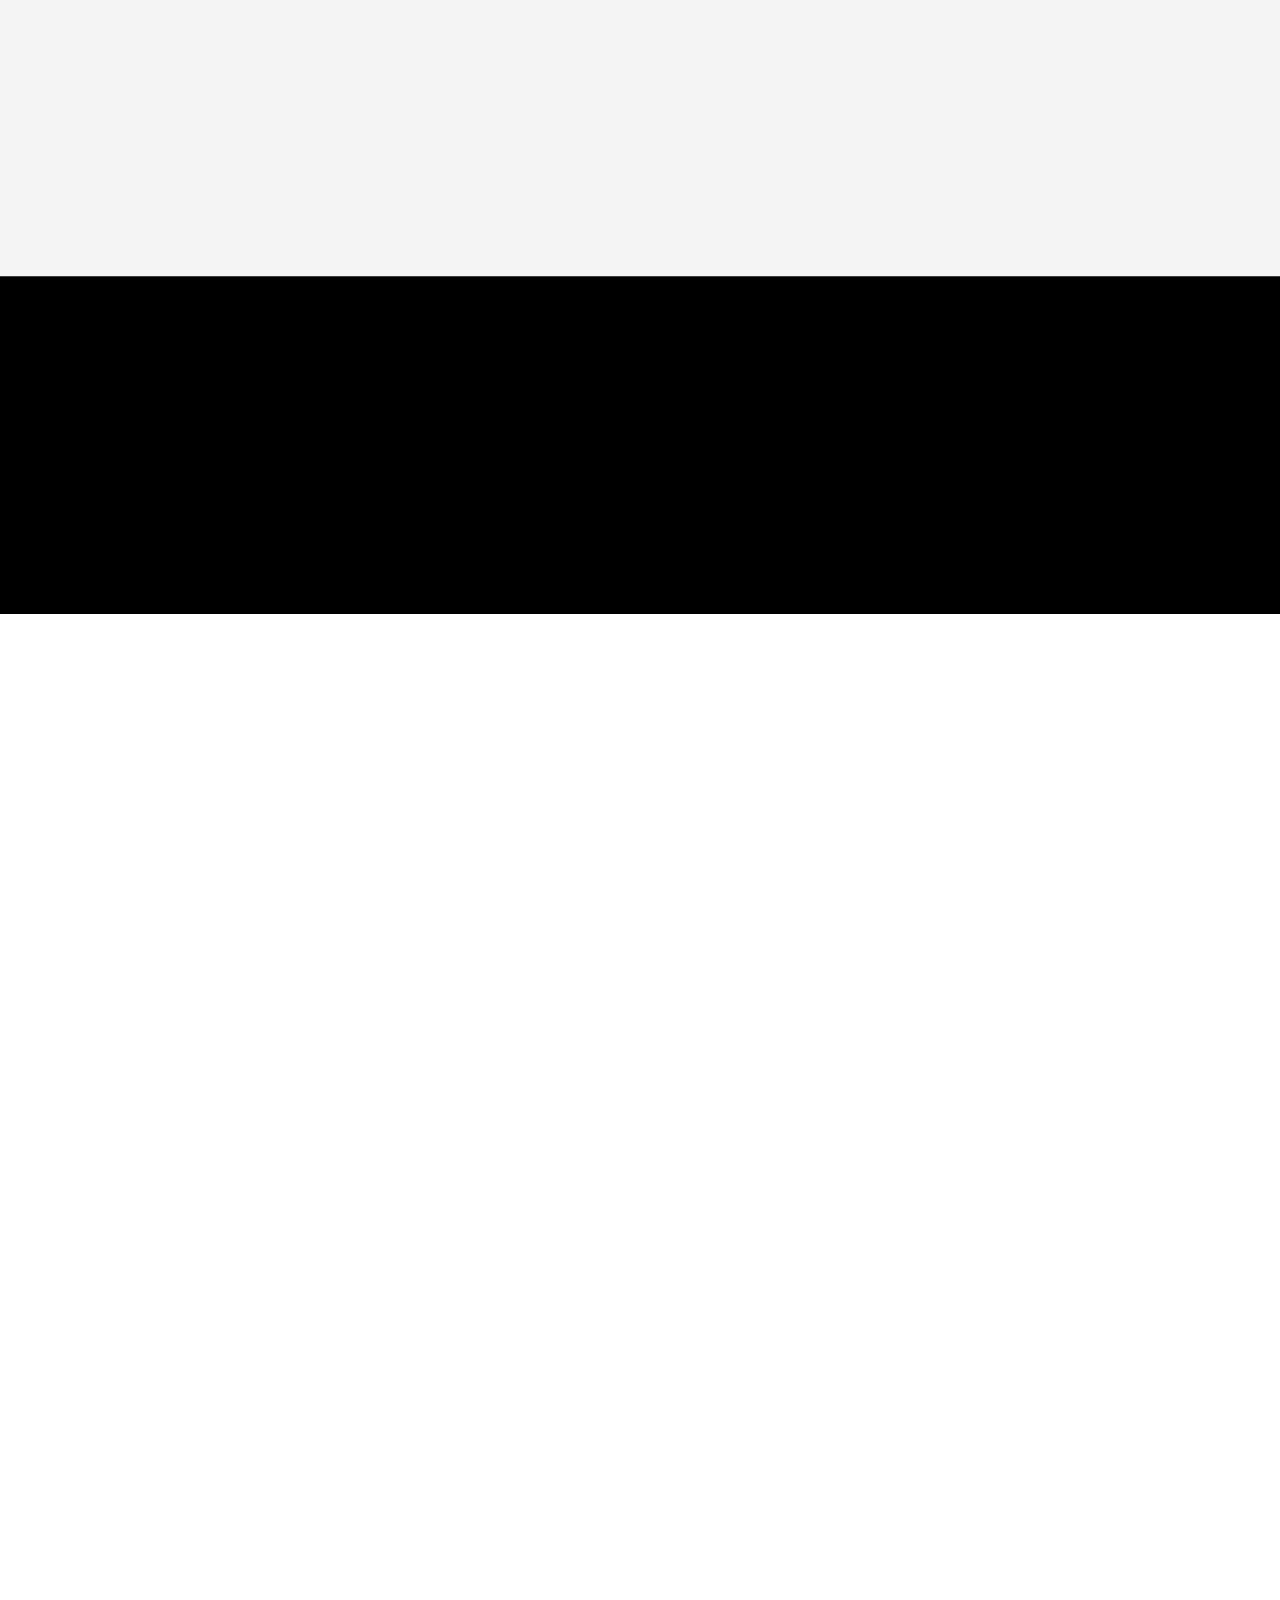
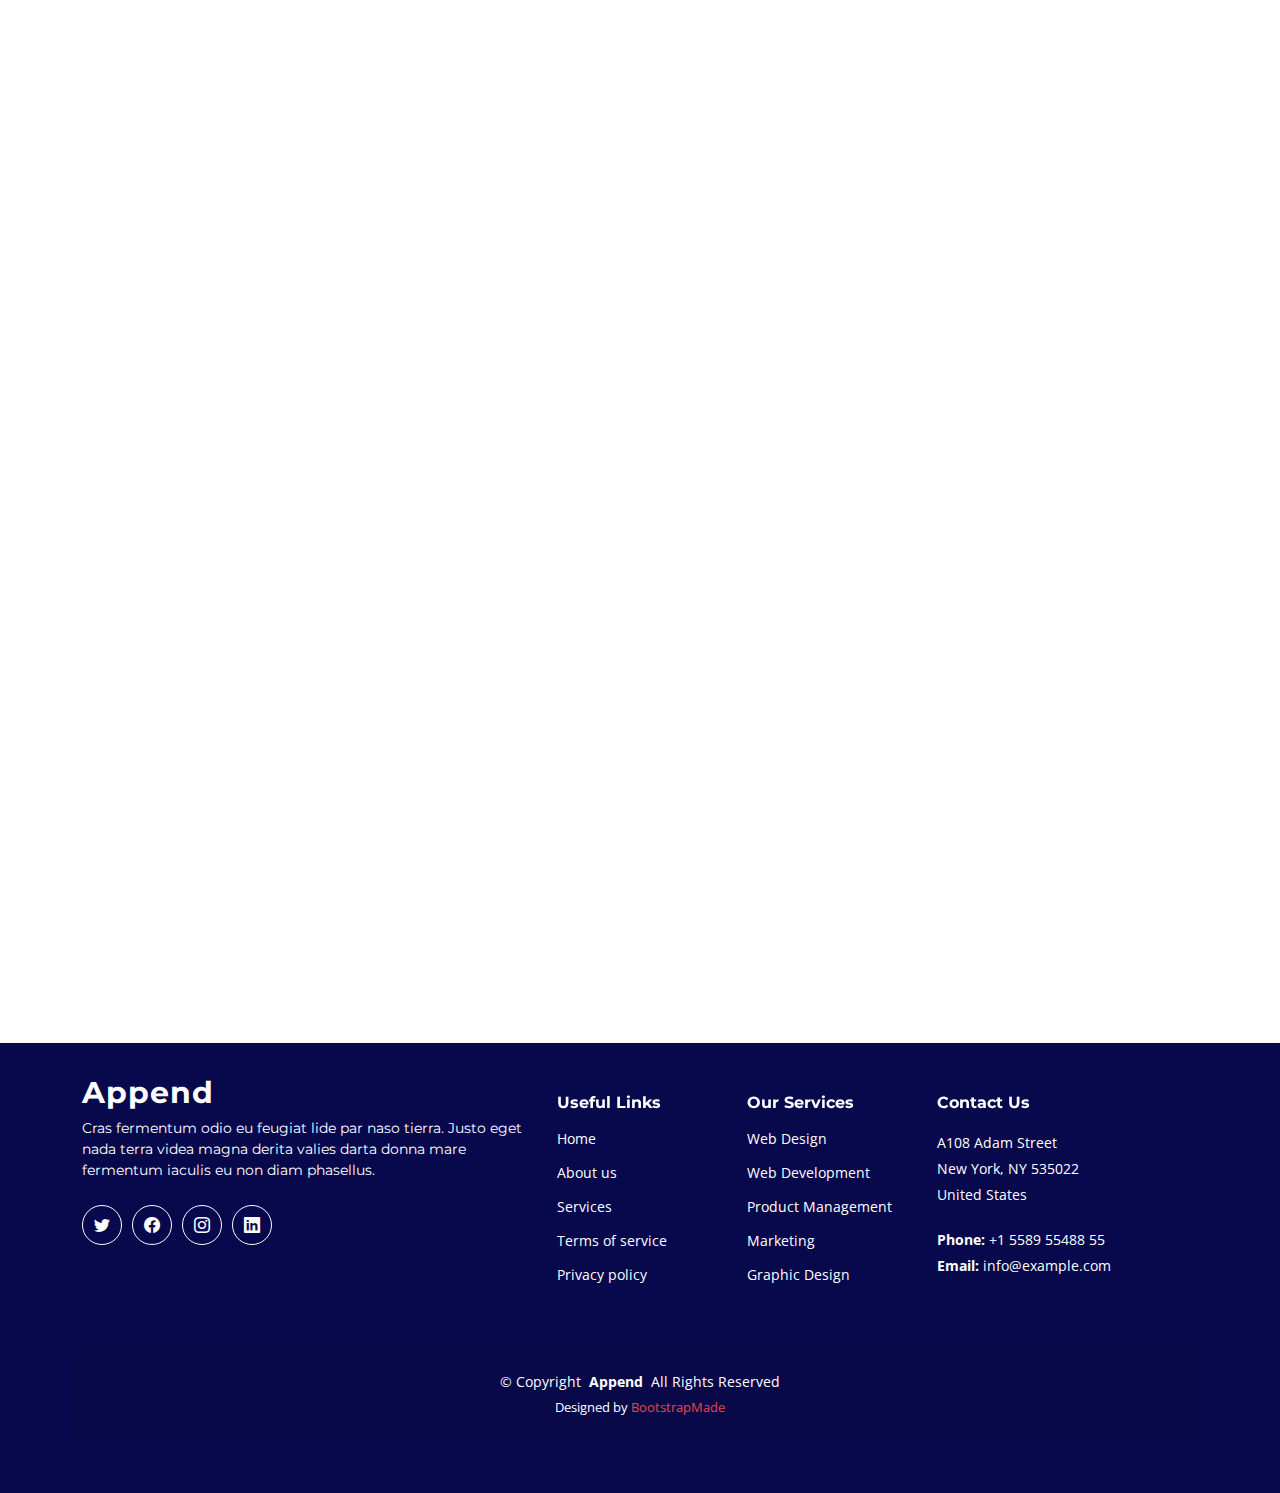
<file: recover.html>
<!DOCTYPE html>
<html lang="en">

<head>
  <meta charset="utf-8">
  <meta content="width=device-width, initial-scale=1.0" name="viewport">

  <title>Home - Append Bootstrap Temlate</title>
  <meta content="" name="description">
  <meta content="" name="keywords">

  <!-- Favicons -->
  <link href="assets/img/favicon.png" rel="icon">
  <link href="assets/img/apple-touch-icon.png" rel="apple-touch-icon">

  <!-- Fonts -->
  <link href="https://fonts.googleapis.com" rel="preconnect">
  <link href="https://fonts.gstatic.com" rel="preconnect" crossorigin>
  <link href="https://fonts.googleapis.com/css2?family=Open+Sans:ital,wght@0,300;0,400;0,500;0,600;0,700;0,800;1,300;1,400;1,500;1,600;1,700;1,800&family=Montserrat:ital,wght@0,100;0,200;0,300;0,400;0,500;0,600;0,700;0,800;0,900;1,100;1,200;1,300;1,400;1,500;1,600;1,700;1,800;1,900&family=Lato:ital,wght@0,100;0,300;0,400;0,700;0,900;1,100;1,300;1,400;1,700;1,900&display=swap" rel="stylesheet">

  <!-- Vendor CSS Files -->
  <link href="assets/vendor/bootstrap/css/bootstrap.min.css" rel="stylesheet">
  <link href="assets/vendor/bootstrap-icons/bootstrap-icons.css" rel="stylesheet">
  <link href="assets/vendor/glightbox/css/glightbox.min.css" rel="stylesheet">
  <link href="assets/vendor/swiper/swiper-bundle.min.css" rel="stylesheet">
  <link href="assets/vendor/aos/aos.css" rel="stylesheet">

  <!-- Template Main CSS File -->
  <link href="assets/css/main.css" rel="stylesheet">

  <!-- =======================================================
  * Template Name: Append
  * Updated: Sep 18 2023 with Bootstrap v5.3.2
  * Template URL: https://bootstrapmade.com/append-bootstrap-website-template/
  * Author: BootstrapMade.com
  * License: https://bootstrapmade.com/license/
  ======================================================== -->
</head>

<body class="index-page" data-bs-spy="scroll" data-bs-target="#navmenu">

  <!-- ======= Header ======= -->
  <header id="header" class="header fixed-top d-flex align-items-center">
    <div class="container-fluid d-flex align-items-center justify-content-between">

      <a href="index.html" class="logo d-flex align-items-center me-auto me-xl-0">
        <!-- Uncomment the line below if you also wish to use an image logo -->
        <!-- <img src="assets/img/logo.png" alt=""> -->
        <h1>Append</h1>
        <span>.</span>
      </a>

      <!-- Nav Menu -->
      <nav id="navmenu" class="navmenu">
        <ul>
          <li><a href="index.html#hero" class="active">Home</a></li>
          <li><a href="index.html#about">About</a></li>
          <li><a href="index.html#services">Services</a></li>
          <li><a href="index.html#portfolio">Portfolio</a></li>
          <li><a href="index.html#team">Team</a></li>
          <li><a href="blog.html">Blog</a></li>
          <li class="dropdown has-dropdown"><a href="#"><span>Dropdown</span> <i class="bi bi-chevron-down"></i></a>
            <ul class="dd-box-shadow">
              <li><a href="#">Dropdown 1</a></li>
              <li class="dropdown has-dropdown"><a href="#"><span>Deep Dropdown</span> <i class="bi bi-chevron-down"></i></a>
                <ul class="dd-box-shadow">
                  <li><a href="#">Deep Dropdown 1</a></li>
                  <li><a href="#">Deep Dropdown 2</a></li>
                  <li><a href="#">Deep Dropdown 3</a></li>
                  <li><a href="#">Deep Dropdown 4</a></li>
                  <li><a href="#">Deep Dropdown 5</a></li>
                </ul>
              </li>
              <li><a href="#">Dropdown 2</a></li>
              <li><a href="#">Dropdown 3</a></li>
              <li><a href="#">Dropdown 4</a></li>
            </ul>
          </li>
          <li><a href="index.html#contact">Contact</a></li>
        </ul>

        <i class="mobile-nav-toggle d-xl-none bi bi-list"></i>
      </nav><!-- End Nav Menu -->

      <a class="btn-getstarted" href="index.html#about">Get Started</a>

    </div>
  </header><!-- End Header -->

  <main id="main">

    <!-- Hero Section - Home Page -->
    <section id="hero" class="hero">

      <img src="assets/img/hero-bg.jpg" alt="" data-aos="fade-in">

      <div class="container">
        <div class="row">
          <div class="col-lg-10">
            <h2 data-aos="fade-up" data-aos-delay="100">Welcome to Our Website</h2>
            <p data-aos="fade-up" data-aos-delay="200">We are team of talented designers making websites with Bootstrap</p>
          </div>
          <div class="col-lg-5">
            <form action="#" class="sign-up-form d-flex" data-aos="fade-up" data-aos-delay="300">
              <input type="text" class="form-control" placeholder="Enter email address">
              <input type="submit" class="btn btn-primary" value="Sign up">
            </form>
          </div>
        </div>
      </div>

    </section><!-- End Hero Section -->

    <!-- Clients Section - Home Page -->
    <section id="clients" class="clients">

      <div class="container-fluid" data-aos="fade-up">

        <div class="row gy-4">

          <div class="col-xl-2 col-md-3 col-6 client-logo">
            <img src="assets/img/clients/client-1.png" class="img-fluid" alt="">
          </div><!-- End Client Item -->

          <div class="col-xl-2 col-md-3 col-6 client-logo">
            <img src="assets/img/clients/client-2.png" class="img-fluid" alt="">
          </div><!-- End Client Item -->

          <div class="col-xl-2 col-md-3 col-6 client-logo">
            <img src="assets/img/clients/client-3.png" class="img-fluid" alt="">
          </div><!-- End Client Item -->

          <div class="col-xl-2 col-md-3 col-6 client-logo">
            <img src="assets/img/clients/client-4.png" class="img-fluid" alt="">
          </div><!-- End Client Item -->

          <div class="col-xl-2 col-md-3 col-6 client-logo">
            <img src="assets/img/clients/client-5.png" class="img-fluid" alt="">
          </div><!-- End Client Item -->

          <div class="col-xl-2 col-md-3 col-6 client-logo">
            <img src="assets/img/clients/client-6.png" class="img-fluid" alt="">
          </div><!-- End Client Item -->

        </div>

      </div>

    </section><!-- End Clients Section -->

    <!-- About Section - Home Page -->
    <section id="about" class="about">

      <div class="container" data-aos="fade-up" data-aos-delay="100">
        <div class="row align-items-xl-center gy-5">

          <div class="col-xl-5 content">
            <h3>About Us</h3>
            <h2>Ducimus rerum libero reprehenderit cumque</h2>
            <p>Ipsa sint sit. Quis ducimus tempore dolores impedit et dolor cumque alias maxime. Enim reiciendis minus et rerum hic non. Dicta quas cum quia maiores iure. Quidem nulla qui assumenda incidunt voluptatem tempora deleniti soluta.</p>
            <a href="#" class="read-more"><span>Read More</span><i class="bi bi-arrow-right"></i></a>
          </div>

          <div class="col-xl-7">
            <div class="row gy-4 icon-boxes">

              <div class="col-md-6" data-aos="fade-up" data-aos-delay="200">
                <div class="icon-box">
                  <i class="bi bi-buildings"></i>
                  <h3>Eius provident</h3>
                  <p>Magni repellendus vel ullam hic officia accusantium ipsa dolor omnis dolor voluptatem</p>
                </div>
              </div> <!-- End Icon Box -->

              <div class="col-md-6" data-aos="fade-up" data-aos-delay="300">
                <div class="icon-box">
                  <i class="bi bi-clipboard-pulse"></i>
                  <h3>Rerum aperiam</h3>
                  <p>Autem saepe animi et aut aspernatur culpa facere. Rerum saepe rerum voluptates quia</p>
                </div>
              </div> <!-- End Icon Box -->

              <div class="col-md-6" data-aos="fade-up" data-aos-delay="400">
                <div class="icon-box">
                  <i class="bi bi-command"></i>
                  <h3>Veniam omnis</h3>
                  <p>Omnis perferendis molestias culpa sed. Recusandae quas possimus. Quod consequatur corrupti</p>
                </div>
              </div> <!-- End Icon Box -->

              <div class="col-md-6" data-aos="fade-up" data-aos-delay="500">
                <div class="icon-box">
                  <i class="bi bi-graph-up-arrow"></i>
                  <h3>Delares sapiente</h3>
                  <p>Sint et dolor voluptas minus possimus nostrum. Reiciendis commodi eligendi omnis quideme lorenda</p>
                </div>
              </div> <!-- End Icon Box -->

            </div>
          </div>

        </div>
      </div>

    </section><!-- End About Section -->

    <!-- Stats Section - Home Page -->
    <section id="stats" class="stats">

      <img src="assets/img/stats-bg.jpg" alt="" data-aos="fade-in">

      <div class="container position-relative" data-aos="fade-up" data-aos-delay="100">

        <div class="row gy-4">

          <div class="col-lg-3 col-md-6">
            <div class="stats-item text-center w-100 h-100">
              <span data-purecounter-start="0" data-purecounter-end="232" data-purecounter-duration="1" class="purecounter"></span>
              <p>Clients</p>
            </div>
          </div><!-- End Stats Item -->

          <div class="col-lg-3 col-md-6">
            <div class="stats-item text-center w-100 h-100">
              <span data-purecounter-start="0" data-purecounter-end="521" data-purecounter-duration="1" class="purecounter"></span>
              <p>Projects</p>
            </div>
          </div><!-- End Stats Item -->

          <div class="col-lg-3 col-md-6">
            <div class="stats-item text-center w-100 h-100">
              <span data-purecounter-start="0" data-purecounter-end="1453" data-purecounter-duration="1" class="purecounter"></span>
              <p>Hours Of Support</p>
            </div>
          </div><!-- End Stats Item -->

          <div class="col-lg-3 col-md-6">
            <div class="stats-item text-center w-100 h-100">
              <span data-purecounter-start="0" data-purecounter-end="32" data-purecounter-duration="1" class="purecounter"></span>
              <p>Workers</p>
            </div>
          </div><!-- End Stats Item -->

        </div>

      </div>

    </section><!-- End Stats Section -->

    <!-- Services Section - Home Page -->
    <section id="services" class="services">

      <!--  Section Title -->
      <div class="container section-title" data-aos="fade-up">
        <h2>Services</h2>
        <p>Necessitatibus eius consequatur ex aliquid fuga eum quidem sint consectetur velit</p>
      </div><!-- End Section Title -->

      <div class="container">

        <div class="row gy-4">

          <div class="col-lg-6 " data-aos="fade-up" data-aos-delay="100">
            <div class="service-item d-flex">
              <div class="icon flex-shrink-0"><i class="bi bi-briefcase"></i></div>
              <div>
                <h4 class="title"><a href="services-details.html" class="stretched-link">Lorem Ipsum</a></h4>
                <p class="description">Voluptatum deleniti atque corrupti quos dolores et quas molestias excepturi sint occaecati cupiditate non provident</p>
              </div>
            </div>
          </div>
          <!-- End Service Item -->

          <div class="col-lg-6 " data-aos="fade-up" data-aos-delay="200">
            <div class="service-item d-flex">
              <div class="icon flex-shrink-0"><i class="bi bi-card-checklist"></i></div>
              <div>
                <h4 class="title"><a href="services-details.html" class="stretched-link">Dolor Sitema</a></h4>
                <p class="description">Minim veniam, quis nostrud exercitation ullamco laboris nisi ut aliquip ex ea commodo consequat tarad limino ata</p>
              </div>
            </div>
          </div><!-- End Service Item -->

          <div class="col-lg-6 " data-aos="fade-up" data-aos-delay="300">
            <div class="service-item d-flex">
              <div class="icon flex-shrink-0"><i class="bi bi-bar-chart"></i></div>
              <div>
                <h4 class="title"><a href="services-details.html" class="stretched-link">Sed ut perspiciatis</a></h4>
                <p class="description">Duis aute irure dolor in reprehenderit in voluptate velit esse cillum dolore eu fugiat nulla pariatur</p>
              </div>
            </div>
          </div><!-- End Service Item -->

          <div class="col-lg-6 " data-aos="fade-up" data-aos-delay="400">
            <div class="service-item d-flex">
              <div class="icon flex-shrink-0"><i class="bi bi-binoculars"></i></div>
              <div>
                <h4 class="title"><a href="services-details.html" class="stretched-link">Magni Dolores</a></h4>
                <p class="description">Excepteur sint occaecat cupidatat non proident, sunt in culpa qui officia deserunt mollit anim id est laborum</p>
              </div>
            </div>
          </div><!-- End Service Item -->

          <div class="col-lg-6 " data-aos="fade-up" data-aos-delay="500">
            <div class="service-item d-flex">
              <div class="icon flex-shrink-0"><i class="bi bi-brightness-high"></i></div>
              <div>
                <h4 class="title"><a href="services-details.html" class="stretched-link">Nemo Enim</a></h4>
                <p class="description">At vero eos et accusamus et iusto odio dignissimos ducimus qui blanditiis praesentium voluptatum deleniti atque</p>
              </div>
            </div>
          </div><!-- End Service Item -->

          <div class="col-lg-6 " data-aos="fade-up" data-aos-delay="600">
            <div class="service-item d-flex">
              <div class="icon flex-shrink-0"><i class="bi bi-calendar4-week"></i></div>
              <div>
                <h4 class="title"><a href="services-details.html" class="stretched-link">Eiusmod Tempor</a></h4>
                <p class="description">Et harum quidem rerum facilis est et expedita distinctio. Nam libero tempore, cum soluta nobis est eligendi</p>
              </div>
            </div>
          </div><!-- End Service Item -->

        </div>

      </div>

    </section><!-- End Services Section -->

    <!-- Features Section - Home Page -->
    <section id="features" class="features">

      <!--  Section Title -->
      <div class="container section-title" data-aos="fade-up">
        <h2>Features</h2>
        <p>Necessitatibus eius consequatur ex aliquid fuga eum quidem sint consectetur velit</p>
      </div><!-- End Section Title -->

      <div class="container">

        <div class="row gy-4 align-items-center features-item">
          <div class="col-lg-5 order-2 order-lg-1" data-aos="fade-up" data-aos-delay="200">
            <h3>Corporis temporibus maiores provident</h3>
            <p>
              Ullamco laboris nisi ut aliquip ex ea commodo consequat. Duis aute irure dolor in reprehenderit in voluptate
              velit esse cillum dolore eu fugiat nulla pariatur. Excepteur sint occaecat cupidatat non proident.
            </p>
            <a href="#" class="btn btn-get-started">Get Started</a>
          </div>
          <div class="col-lg-7 order-1 order-lg-2 d-flex align-items-center" data-aos="zoom-out" data-aos-delay="100">
            <div class="image-stack">
              <img src="assets/img/features-light-1.jpg" alt="" class="stack-front">
              <img src="assets/img/features-light-2.jpg" alt="" class="stack-back">
            </div>
          </div>
        </div><!-- Features Item -->

        <div class="row gy-4 align-items-stretch justify-content-between features-item ">
          <div class="col-lg-6 d-flex align-items-center features-img-bg" data-aos="zoom-out">
            <img src="assets/img/features-light-3.jpg" class="img-fluid" alt="">
          </div>
          <div class="col-lg-5 d-flex justify-content-center flex-column" data-aos="fade-up">
            <h3>Sunt consequatur ad ut est nulla</h3>
            <p>Cupiditate placeat cupiditate placeat est ipsam culpa. Delectus quia minima quod. Sunt saepe odit aut quia voluptatem hic voluptas dolor doloremque.</p>
            <ul>
              <li><i class="bi bi-check"></i> <span>Ullamco laboris nisi ut aliquip ex ea commodo consequat.</span></li>
              <li><i class="bi bi-check"></i><span> Duis aute irure dolor in reprehenderit in voluptate velit.</span></li>
              <li><i class="bi bi-check"></i> <span>Facilis ut et voluptatem aperiam. Autem soluta ad fugiat</span>.</li>
            </ul>
            <a href="#" class="btn btn-get-started align-self-start">Get Started</a>
          </div>
        </div><!-- Features Item -->

      </div>

    </section><!-- End Features Section -->

    <!-- Portfolio Section - Home Page -->
    <section id="portfolio" class="portfolio">

      <!--  Section Title -->
      <div class="container section-title" data-aos="fade-up">
        <h2>Portfolio</h2>
        <p>Necessitatibus eius consequatur ex aliquid fuga eum quidem sint consectetur velit</p>
      </div><!-- End Section Title -->

      <div class="container">

        <div class="isotope-layout" data-default-filter="*" data-layout="masonry" data-sort="original-order">

          <ul class="portfolio-filters isotope-filters" data-aos="fade-up" data-aos-delay="100">
            <li data-filter="*" class="filter-active">All</li>
            <li data-filter=".filter-app">App</li>
            <li data-filter=".filter-product">Card</li>
            <li data-filter=".filter-branding">Web</li>
          </ul><!-- End Portfolio Filters -->

          <div class="row gy-4 isotope-container" data-aos="fade-up" data-aos-delay="200">

            <div class="col-lg-4 col-md-6 portfolio-item isotope-item filter-app">
              <img src="assets/img/masonry-portfolio/masonry-portfolio-1.jpg" class="img-fluid" alt="">
              <div class="portfolio-info">
                <h4>App 1</h4>
                <p>Lorem ipsum, dolor sit</p>
                <a href="assets/img/masonry-portfolio/masonry-portfolio-1.jpg" title="App 1" data-gallery="portfolio-gallery-app" class="glightbox preview-link"><i class="bi bi-zoom-in"></i></a>
                <a href="portfolio-details.html" title="More Details" class="details-link"><i class="bi bi-link-45deg"></i></a>
              </div>
            </div><!-- End Portfolio Item -->

            <div class="col-lg-4 col-md-6 portfolio-item isotope-item filter-product">
              <img src="assets/img/masonry-portfolio/masonry-portfolio-2.jpg" class="img-fluid" alt="">
              <div class="portfolio-info">
                <h4>Product 1</h4>
                <p>Lorem ipsum, dolor sit</p>
                <a href="assets/img/masonry-portfolio/masonry-portfolio-2.jpg" title="Product 1" data-gallery="portfolio-gallery-product" class="glightbox preview-link"><i class="bi bi-zoom-in"></i></a>
                <a href="portfolio-details.html" title="More Details" class="details-link"><i class="bi bi-link-45deg"></i></a>
              </div>
            </div><!-- End Portfolio Item -->

            <div class="col-lg-4 col-md-6 portfolio-item isotope-item filter-branding">
              <img src="assets/img/masonry-portfolio/masonry-portfolio-3.jpg" class="img-fluid" alt="">
              <div class="portfolio-info">
                <h4>Branding 1</h4>
                <p>Lorem ipsum, dolor sit</p>
                <a href="assets/img/masonry-portfolio/masonry-portfolio-3.jpg" title="Branding 1" data-gallery="portfolio-gallery-branding" class="glightbox preview-link"><i class="bi bi-zoom-in"></i></a>
                <a href="portfolio-details.html" title="More Details" class="details-link"><i class="bi bi-link-45deg"></i></a>
              </div>
            </div><!-- End Portfolio Item -->

            <div class="col-lg-4 col-md-6 portfolio-item isotope-item filter-app">
              <img src="assets/img/masonry-portfolio/masonry-portfolio-4.jpg" class="img-fluid" alt="">
              <div class="portfolio-info">
                <h4>App 2</h4>
                <p>Lorem ipsum, dolor sit</p>
                <a href="assets/img/masonry-portfolio/masonry-portfolio-4.jpg" title="App 2" data-gallery="portfolio-gallery-app" class="glightbox preview-link"><i class="bi bi-zoom-in"></i></a>
                <a href="portfolio-details.html" title="More Details" class="details-link"><i class="bi bi-link-45deg"></i></a>
              </div>
            </div><!-- End Portfolio Item -->

            <div class="col-lg-4 col-md-6 portfolio-item isotope-item filter-product">
              <img src="assets/img/masonry-portfolio/masonry-portfolio-5.jpg" class="img-fluid" alt="">
              <div class="portfolio-info">
                <h4>Product 2</h4>
                <p>Lorem ipsum, dolor sit</p>
                <a href="assets/img/masonry-portfolio/masonry-portfolio-5.jpg" title="Product 2" data-gallery="portfolio-gallery-product" class="glightbox preview-link"><i class="bi bi-zoom-in"></i></a>
                <a href="portfolio-details.html" title="More Details" class="details-link"><i class="bi bi-link-45deg"></i></a>
              </div>
            </div><!-- End Portfolio Item -->

            <div class="col-lg-4 col-md-6 portfolio-item isotope-item filter-branding">
              <img src="assets/img/masonry-portfolio/masonry-portfolio-6.jpg" class="img-fluid" alt="">
              <div class="portfolio-info">
                <h4>Branding 2</h4>
                <p>Lorem ipsum, dolor sit</p>
                <a href="assets/img/masonry-portfolio/masonry-portfolio-6.jpg" title="Branding 2" data-gallery="portfolio-gallery-branding" class="glightbox preview-link"><i class="bi bi-zoom-in"></i></a>
                <a href="portfolio-details.html" title="More Details" class="details-link"><i class="bi bi-link-45deg"></i></a>
              </div>
            </div><!-- End Portfolio Item -->

            <div class="col-lg-4 col-md-6 portfolio-item isotope-item filter-app">
              <img src="assets/img/masonry-portfolio/masonry-portfolio-7.jpg" class="img-fluid" alt="">
              <div class="portfolio-info">
                <h4>App 3</h4>
                <p>Lorem ipsum, dolor sit</p>
                <a href="assets/img/masonry-portfolio/masonry-portfolio-7.jpg" title="App 3" data-gallery="portfolio-gallery-app" class="glightbox preview-link"><i class="bi bi-zoom-in"></i></a>
                <a href="portfolio-details.html" title="More Details" class="details-link"><i class="bi bi-link-45deg"></i></a>
              </div>
            </div><!-- End Portfolio Item -->

            <div class="col-lg-4 col-md-6 portfolio-item isotope-item filter-product">
              <img src="assets/img/masonry-portfolio/masonry-portfolio-8.jpg" class="img-fluid" alt="">
              <div class="portfolio-info">
                <h4>Product 3</h4>
                <p>Lorem ipsum, dolor sit</p>
                <a href="assets/img/masonry-portfolio/masonry-portfolio-8.jpg" title="Product 3" data-gallery="portfolio-gallery-product" class="glightbox preview-link"><i class="bi bi-zoom-in"></i></a>
                <a href="portfolio-details.html" title="More Details" class="details-link"><i class="bi bi-link-45deg"></i></a>
              </div>
            </div><!-- End Portfolio Item -->

            <div class="col-lg-4 col-md-6 portfolio-item isotope-item filter-branding">
              <img src="assets/img/masonry-portfolio/masonry-portfolio-9.jpg" class="img-fluid" alt="">
              <div class="portfolio-info">
                <h4>Branding 3</h4>
                <p>Lorem ipsum, dolor sit</p>
                <a href="assets/img/masonry-portfolio/masonry-portfolio-9.jpg" title="Branding 2" data-gallery="portfolio-gallery-branding" class="glightbox preview-link"><i class="bi bi-zoom-in"></i></a>
                <a href="portfolio-details.html" title="More Details" class="details-link"><i class="bi bi-link-45deg"></i></a>
              </div>
            </div><!-- End Portfolio Item -->

          </div><!-- End Portfolio Container -->

        </div>

      </div>

    </section><!-- End Portfolio Section -->

    <!-- Pricing Section - Home Page -->
    <section id="pricing" class="pricing">

      <!--  Section Title -->
      <div class="container section-title" data-aos="fade-up">
        <h2>Pricing</h2>
        <p>Necessitatibus eius consequatur ex aliquid fuga eum quidem sint consectetur velit</p>
      </div><!-- End Section Title -->

      <div class="container" data-aos="zoom-in" data-aos-delay="100">

        <div class="row g-4">

          <div class="col-lg-4">
            <div class="pricing-item">
              <h3>Free Plan</h3>
              <div class="icon">
                <i class="bi bi-box"></i>
              </div>
              <h4><sup>$</sup>0<span> / month</span></h4>
              <ul>
                <li><i class="bi bi-check"></i> <span>Quam adipiscing vitae proin</span></li>
                <li><i class="bi bi-check"></i> <span>Nec feugiat nisl pretium</span></li>
                <li><i class="bi bi-check"></i> <span>Nulla at volutpat diam uteera</span></li>
                <li class="na"><i class="bi bi-x"></i> <span>Pharetra massa massa ultricies</span></li>
                <li class="na"><i class="bi bi-x"></i> <span>Massa ultricies mi quis hendrerit</span></li>
              </ul>
              <div class="text-center"><a href="#" class="buy-btn">Buy Now</a></div>
            </div>
          </div><!-- End Pricing Item -->

          <div class="col-lg-4">
            <div class="pricing-item featured">
              <h3>Business Plan</h3>
              <div class="icon">
                <i class="bi bi-rocket"></i>
              </div>

              <h4><sup>$</sup>29<span> / month</span></h4>
              <ul>
                <li><i class="bi bi-check"></i> <span>Quam adipiscing vitae proin</span></li>
                <li><i class="bi bi-check"></i> <span>Nec feugiat nisl pretium</span></li>
                <li><i class="bi bi-check"></i> <span>Nulla at volutpat diam uteera</span></li>
                <li><i class="bi bi-check"></i> <span>Pharetra massa massa ultricies</span></li>
                <li><i class="bi bi-check"></i> <span>Massa ultricies mi quis hendrerit</span></li>
              </ul>
              <div class="text-center"><a href="#" class="buy-btn">Buy Now</a></div>
            </div>
          </div><!-- End Pricing Item -->

          <div class="col-lg-4">
            <div class="pricing-item">
              <h3>Developer Plan</h3>
              <div class="icon">
                <i class="bi bi-send"></i>
              </div>
              <h4><sup>$</sup>49<span> / month</span></h4>
              <ul>
                <li><i class="bi bi-check"></i> <span>Quam adipiscing vitae proin</span></li>
                <li><i class="bi bi-check"></i> <span>Nec feugiat nisl pretium</span></li>
                <li><i class="bi bi-check"></i> <span>Nulla at volutpat diam uteera</span></li>
                <li><i class="bi bi-check"></i> <span>Pharetra massa massa ultricies</span></li>
                <li><i class="bi bi-check"></i> <span>Massa ultricies mi quis hendrerit</span></li>
              </ul>
              <div class="text-center"><a href="#" class="buy-btn">Buy Now</a></div>
            </div>
          </div><!-- End Pricing Item -->

        </div>

      </div>

    </section><!-- End Pricing Section -->

    <!-- Faq Section - Home Page -->
    <section id="faq" class="faq">

      <div class="container">

        <div class="row gy-4">

          <div class="col-lg-4" data-aos="fade-up" data-aos-delay="100">
            <div class="content px-xl-5">
              <h3><span>Frequently Asked </span><strong>Questions</strong></h3>
              <p>
                Lorem ipsum dolor sit amet, consectetur adipiscing elit, sed do eiusmod tempor incididunt ut labore et dolore magna aliqua. Duis aute irure dolor in reprehenderit
              </p>
            </div>
          </div>

          <div class="col-lg-8" data-aos="fade-up" data-aos-delay="200">

            <div class="faq-container">
              <div class="faq-item faq-active">
                <h3><span class="num">1.</span> <span>Non consectetur a erat nam at lectus urna duis?</span></h3>
                <div class="faq-content">
                  <p>Feugiat pretium nibh ipsum consequat. Tempus iaculis urna id volutpat lacus laoreet non curabitur gravida. Venenatis lectus magna fringilla urna porttitor rhoncus dolor purus non.</p>
                </div>
                <i class="faq-toggle bi bi-chevron-right"></i>
              </div><!-- End Faq item-->

              <div class="faq-item">
                <h3><span class="num">2.</span> <span>Feugiat scelerisque varius morbi enim nunc faucibus a pellentesque?</span></h3>
                <div class="faq-content">
                  <p>Dolor sit amet consectetur adipiscing elit pellentesque habitant morbi. Id interdum velit laoreet id donec ultrices. Fringilla phasellus faucibus scelerisque eleifend donec pretium. Est pellentesque elit ullamcorper dignissim. Mauris ultrices eros in cursus turpis massa tincidunt dui.</p>
                </div>
                <i class="faq-toggle bi bi-chevron-right"></i>
              </div><!-- End Faq item-->

              <div class="faq-item">
                <h3><span class="num">3.</span> <span>Dolor sit amet consectetur adipiscing elit pellentesque?</span></h3>
                <div class="faq-content">
                  <p>Eleifend mi in nulla posuere sollicitudin aliquam ultrices sagittis orci. Faucibus pulvinar elementum integer enim. Sem nulla pharetra diam sit amet nisl suscipit. Rutrum tellus pellentesque eu tincidunt. Lectus urna duis convallis convallis tellus. Urna molestie at elementum eu facilisis sed odio morbi quis</p>
                </div>
                <i class="faq-toggle bi bi-chevron-right"></i>
              </div><!-- End Faq item-->

              <div class="faq-item">
                <h3><span class="num">4.</span> <span>Ac odio tempor orci dapibus. Aliquam eleifend mi in nulla?</span></h3>
                <div class="faq-content">
                  <p>Dolor sit amet consectetur adipiscing elit pellentesque habitant morbi. Id interdum velit laoreet id donec ultrices. Fringilla phasellus faucibus scelerisque eleifend donec pretium. Est pellentesque elit ullamcorper dignissim. Mauris ultrices eros in cursus turpis massa tincidunt dui.</p>
                </div>
                <i class="faq-toggle bi bi-chevron-right"></i>
              </div><!-- End Faq item-->

              <div class="faq-item">
                <h3><span class="num">5.</span> <span>Tempus quam pellentesque nec nam aliquam sem et tortor consequat?</span></h3>
                <div class="faq-content">
                  <p>Molestie a iaculis at erat pellentesque adipiscing commodo. Dignissim suspendisse in est ante in. Nunc vel risus commodo viverra maecenas accumsan. Sit amet nisl suscipit adipiscing bibendum est. Purus gravida quis blandit turpis cursus in</p>
                </div>
                <i class="faq-toggle bi bi-chevron-right"></i>
              </div><!-- End Faq item-->

            </div>

          </div>
        </div>

      </div>

    </section><!-- End Faq Section -->

    <!-- Team Section - Home Page -->
    <section id="team" class="team">

      <!--  Section Title -->
      <div class="container section-title" data-aos="fade-up">
        <h2>Team</h2>
        <p>Necessitatibus eius consequatur ex aliquid fuga eum quidem sint consectetur velit</p>
      </div><!-- End Section Title -->

      <div class="container">

        <div class="row gy-5">

          <div class="col-lg-4 col-md-6 member" data-aos="fade-up" data-aos-delay="100">
            <div class="member-img">
              <img src="assets/img/team/team-1.jpg" class="img-fluid" alt="">
              <div class="social">
                <a href="#"><i class="bi bi-twitter"></i></a>
                <a href="#"><i class="bi bi-facebook"></i></a>
                <a href="#"><i class="bi bi-instagram"></i></a>
                <a href="#"><i class="bi bi-linkedin"></i></a>
              </div>
            </div>
            <div class="member-info text-center">
              <h4>Walter White</h4>
              <span>Chief Executive Officer</span>
              <p>Aliquam iure quaerat voluptatem praesentium possimus unde laudantium vel dolorum distinctio dire flow</p>
            </div>
          </div><!-- End Team Member -->

          <div class="col-lg-4 col-md-6 member" data-aos="fade-up" data-aos-delay="200">
            <div class="member-img">
              <img src="assets/img/team/team-2.jpg" class="img-fluid" alt="">
              <div class="social">
                <a href="#"><i class="bi bi-twitter"></i></a>
                <a href="#"><i class="bi bi-facebook"></i></a>
                <a href="#"><i class="bi bi-instagram"></i></a>
                <a href="#"><i class="bi bi-linkedin"></i></a>
              </div>
            </div>
            <div class="member-info text-center">
              <h4>Sarah Jhonson</h4>
              <span>Product Manager</span>
              <p>Labore ipsam sit consequatur exercitationem rerum laboriosam laudantium aut quod dolores exercitationem ut</p>
            </div>
          </div><!-- End Team Member -->

          <div class="col-lg-4 col-md-6 member" data-aos="fade-up" data-aos-delay="300">
            <div class="member-img">
              <img src="assets/img/team/team-3.jpg" class="img-fluid" alt="">
              <div class="social">
                <a href="#"><i class="bi bi-twitter"></i></a>
                <a href="#"><i class="bi bi-facebook"></i></a>
                <a href="#"><i class="bi bi-instagram"></i></a>
                <a href="#"><i class="bi bi-linkedin"></i></a>
              </div>
            </div>
            <div class="member-info text-center">
              <h4>William Anderson</h4>
              <span>CTO</span>
              <p>Illum minima ea autem doloremque ipsum quidem quas aspernatur modi ut praesentium vel tque sed facilis at qui</p>
            </div>
          </div><!-- End Team Member -->

          <div class="col-lg-4 col-md-6 member" data-aos="fade-up" data-aos-delay="400">
            <div class="member-img">
              <img src="assets/img/team/team-4.jpg" class="img-fluid" alt="">
              <div class="social">
                <a href="#"><i class="bi bi-twitter"></i></a>
                <a href="#"><i class="bi bi-facebook"></i></a>
                <a href="#"><i class="bi bi-instagram"></i></a>
                <a href="#"><i class="bi bi-linkedin"></i></a>
              </div>
            </div>
            <div class="member-info text-center">
              <h4>Amanda Jepson</h4>
              <span>Accountant</span>
              <p>Magni voluptatem accusamus assumenda cum nisi aut qui dolorem voluptate sed et veniam quasi quam consectetur</p>
            </div>
          </div><!-- End Team Member -->

          <div class="col-lg-4 col-md-6 member" data-aos="fade-up" data-aos-delay="500">
            <div class="member-img">
              <img src="assets/img/team/team-5.jpg" class="img-fluid" alt="">
              <div class="social">
                <a href="#"><i class="bi bi-twitter"></i></a>
                <a href="#"><i class="bi bi-facebook"></i></a>
                <a href="#"><i class="bi bi-instagram"></i></a>
                <a href="#"><i class="bi bi-linkedin"></i></a>
              </div>
            </div>
            <div class="member-info text-center">
              <h4>Brian Doe</h4>
              <span>Marketing</span>
              <p>Qui consequuntur quos accusamus magnam quo est molestiae eius laboriosam sunt doloribus quia impedit laborum velit</p>
            </div>
          </div><!-- End Team Member -->

          <div class="col-lg-4 col-md-6 member" data-aos="fade-up" data-aos-delay="600">
            <div class="member-img">
              <img src="assets/img/team/team-6.jpg" class="img-fluid" alt="">
              <div class="social">
                <a href="#"><i class="bi bi-twitter"></i></a>
                <a href="#"><i class="bi bi-facebook"></i></a>
                <a href="#"><i class="bi bi-instagram"></i></a>
                <a href="#"><i class="bi bi-linkedin"></i></a>
              </div>
            </div>
            <div class="member-info text-center">
              <h4>Josepha Palas</h4>
              <span>Operation</span>
              <p>Sint sint eveniet explicabo amet consequatur nesciunt error enim rerum earum et omnis fugit eligendi cupiditate vel</p>
            </div>
          </div><!-- End Team Member -->

        </div>

      </div>

    </section><!-- End Team Section -->

    <!-- Call-to-action Section - Home Page -->
    <section id="call-to-action" class="call-to-action">

      <img src="assets/img/cta-bg.jpg" alt="">

      <div class="container">
        <div class="row justify-content-center" data-aos="zoom-in" data-aos-delay="100">
          <div class="col-xl-10">
            <div class="text-center">
              <h3>Call To Action</h3>
              <p>Duis aute irure dolor in reprehenderit in voluptate velit esse cillum dolore eu fugiat nulla pariatur. Excepteur sint occaecat cupidatat non proident, sunt in culpa qui officia deserunt mollit anim id est laborum.</p>
              <a class="cta-btn" href="#">Call To Action</a>
            </div>
          </div>
        </div>
      </div>

    </section><!-- End Call-to-action Section -->

    <!-- Testimonials Section - Home Page -->
    <section id="testimonials" class="testimonials">

      <div class="container">

        <div class="row align-items-center">

          <div class="col-lg-5 info" data-aos="fade-up" data-aos-delay="100">
            <h3>Testimonials</h3>
            <p>
              Ullamco laboris nisi ut aliquip ex ea commodo consequat. Duis aute irure dolor in reprehenderit in voluptate
              velit esse cillum dolore eu fugiat nulla pariatur. Excepteur sint occaecat cupidatat non proident.
            </p>
          </div>

          <div class="col-lg-7" data-aos="fade-up" data-aos-delay="200">

            <div class="swiper">
              <template class="swiper-config">
                {
                "loop": true,
                "speed" : 600,
                "autoplay": {
                "delay": 5000
                },
                "slidesPerView": "auto",
                "pagination": {
                "el": ".swiper-pagination",
                "type": "bullets",
                "clickable": true
                }
                }
              </template>
              <div class="swiper-wrapper">

                <div class="swiper-slide">
                  <div class="testimonial-item">
                    <div class="d-flex">
                      <img src="assets/img/testimonials/testimonials-1.jpg" class="testimonial-img flex-shrink-0" alt="">
                      <div>
                        <h3>Saul Goodman</h3>
                        <h4>Ceo & Founder</h4>
                        <div class="stars">
                          <i class="bi bi-star-fill"></i><i class="bi bi-star-fill"></i><i class="bi bi-star-fill"></i><i class="bi bi-star-fill"></i><i class="bi bi-star-fill"></i>
                        </div>
                      </div>
                    </div>
                    <p>
                      <i class="bi bi-quote quote-icon-left"></i>
                      <span>Proin iaculis purus consequat sem cure digni ssim donec porttitora entum suscipit rhoncus. Accusantium quam, ultricies eget id, aliquam eget nibh et. Maecen aliquam, risus at semper.</span>
                      <i class="bi bi-quote quote-icon-right"></i>
                    </p>
                  </div>
                </div><!-- End testimonial item -->

                <div class="swiper-slide">
                  <div class="testimonial-item">
                    <div class="d-flex">
                      <img src="assets/img/testimonials/testimonials-2.jpg" class="testimonial-img flex-shrink-0" alt="">
                      <div>
                        <h3>Sara Wilsson</h3>
                        <h4>Designer</h4>
                        <div class="stars">
                          <i class="bi bi-star-fill"></i><i class="bi bi-star-fill"></i><i class="bi bi-star-fill"></i><i class="bi bi-star-fill"></i><i class="bi bi-star-fill"></i>
                        </div>
                      </div>
                    </div>
                    <p>
                      <i class="bi bi-quote quote-icon-left"></i>
                      <span>Export tempor illum tamen malis malis eram quae irure esse labore quem cillum quid cillum eram malis quorum velit fore eram velit sunt aliqua noster fugiat irure amet legam anim culpa.</span>
                      <i class="bi bi-quote quote-icon-right"></i>
                    </p>
                  </div>
                </div><!-- End testimonial item -->

                <div class="swiper-slide">
                  <div class="testimonial-item">
                    <div class="d-flex">
                      <img src="assets/img/testimonials/testimonials-3.jpg" class="testimonial-img flex-shrink-0" alt="">
                      <div>
                        <h3>Jena Karlis</h3>
                        <h4>Store Owner</h4>
                        <div class="stars">
                          <i class="bi bi-star-fill"></i><i class="bi bi-star-fill"></i><i class="bi bi-star-fill"></i><i class="bi bi-star-fill"></i><i class="bi bi-star-fill"></i>
                        </div>
                      </div>
                    </div>
                    <p>
                      <i class="bi bi-quote quote-icon-left"></i>
                      <span>Enim nisi quem export duis labore cillum quae magna enim sint quorum nulla quem veniam duis minim tempor labore quem eram duis noster aute amet eram fore quis sint minim.</span>
                      <i class="bi bi-quote quote-icon-right"></i>
                    </p>
                  </div>
                </div><!-- End testimonial item -->

                <div class="swiper-slide">
                  <div class="testimonial-item">
                    <div class="d-flex">
                      <img src="assets/img/testimonials/testimonials-4.jpg" class="testimonial-img flex-shrink-0" alt="">
                      <div>
                        <h3>Matt Brandon</h3>
                        <h4>Freelancer</h4>
                        <div class="stars">
                          <i class="bi bi-star-fill"></i><i class="bi bi-star-fill"></i><i class="bi bi-star-fill"></i><i class="bi bi-star-fill"></i><i class="bi bi-star-fill"></i>
                        </div>
                      </div>
                    </div>
                    <p>
                      <i class="bi bi-quote quote-icon-left"></i>
                      <span>Fugiat enim eram quae cillum dolore dolor amet nulla culpa multos export minim fugiat minim velit minim dolor enim duis veniam ipsum anim magna sunt elit fore quem dolore labore illum veniam.</span>
                      <i class="bi bi-quote quote-icon-right"></i>
                    </p>
                  </div>
                </div><!-- End testimonial item -->

                <div class="swiper-slide">
                  <div class="testimonial-item">
                    <div class="d-flex">
                      <img src="assets/img/testimonials/testimonials-5.jpg" class="testimonial-img flex-shrink-0" alt="">
                      <div>
                        <h3>John Larson</h3>
                        <h4>Entrepreneur</h4>
                        <div class="stars">
                          <i class="bi bi-star-fill"></i><i class="bi bi-star-fill"></i><i class="bi bi-star-fill"></i><i class="bi bi-star-fill"></i><i class="bi bi-star-fill"></i>
                        </div>
                      </div>
                    </div>
                    <p>
                      <i class="bi bi-quote quote-icon-left"></i>
                      <span>Quis quorum aliqua sint quem legam fore sunt eram irure aliqua veniam tempor noster veniam enim culpa labore duis sunt culpa nulla illum cillum fugiat legam esse veniam culpa fore nisi cillum quid.</span>
                      <i class="bi bi-quote quote-icon-right"></i>
                    </p>
                  </div>
                </div><!-- End testimonial item -->

              </div>
              <div class="swiper-pagination"></div>
            </div>

          </div>

        </div>

      </div>

    </section><!-- End Testimonials Section -->

    <!-- Recent-posts Section - Home Page -->
    <section id="recent-posts" class="recent-posts">

      <!--  Section Title -->
      <div class="container section-title" data-aos="fade-up">
        <h2>Recent Posts</h2>
        <p>Necessitatibus eius consequatur ex aliquid fuga eum quidem sint consectetur velit</p>
      </div><!-- End Section Title -->

      <div class="container">

        <div class="row gy-4">

          <div class="col-xl-4 col-md-6" data-aos="fade-up" data-aos-delay="100">
            <article>

              <div class="post-img">
                <img src="assets/img/blog/blog-1.jpg" alt="" class="img-fluid">
              </div>

              <p class="post-category">Politics</p>

              <h2 class="title">
                <a href="blog-details.html">Dolorum optio tempore voluptas dignissimos</a>
              </h2>

              <div class="d-flex align-items-center">
                <img src="assets/img/blog/blog-author.jpg" alt="" class="img-fluid post-author-img flex-shrink-0">
                <div class="post-meta">
                  <p class="post-author">Maria Doe</p>
                  <p class="post-date">
                    <time datetime="2022-01-01">Jan 1, 2022</time>
                  </p>
                </div>
              </div>

            </article>
          </div><!-- End post list item -->

          <div class="col-xl-4 col-md-6" data-aos="fade-up" data-aos-delay="200">
            <article>

              <div class="post-img">
                <img src="assets/img/blog/blog-2.jpg" alt="" class="img-fluid">
              </div>

              <p class="post-category">Sports</p>

              <h2 class="title">
                <a href="blog-details.html">Nisi magni odit consequatur autem nulla dolorem</a>
              </h2>

              <div class="d-flex align-items-center">
                <img src="assets/img/blog/blog-author-2.jpg" alt="" class="img-fluid post-author-img flex-shrink-0">
                <div class="post-meta">
                  <p class="post-author">Allisa Mayer</p>
                  <p class="post-date">
                    <time datetime="2022-01-01">Jun 5, 2022</time>
                  </p>
                </div>
              </div>

            </article>
          </div><!-- End post list item -->

          <div class="col-xl-4 col-md-6" data-aos="fade-up" data-aos-delay="300">
            <article>

              <div class="post-img">
                <img src="assets/img/blog/blog-3.jpg" alt="" class="img-fluid">
              </div>

              <p class="post-category">Entertainment</p>

              <h2 class="title">
                <a href="blog-details.html">Possimus soluta ut id suscipit ea ut in quo quia et soluta</a>
              </h2>

              <div class="d-flex align-items-center">
                <img src="assets/img/blog/blog-author-3.jpg" alt="" class="img-fluid post-author-img flex-shrink-0">
                <div class="post-meta">
                  <p class="post-author">Mark Dower</p>
                  <p class="post-date">
                    <time datetime="2022-01-01">Jun 22, 2022</time>
                  </p>
                </div>
              </div>

            </article>
          </div><!-- End post list item -->

        </div><!-- End recent posts list -->

      </div>

    </section><!-- End Recent-posts Section -->

    <!-- Contact Section - Home Page -->
    <section id="contact" class="contact">

      <!--  Section Title -->
      <div class="container section-title" data-aos="fade-up">
        <h2>Contact</h2>
        <p>Necessitatibus eius consequatur ex aliquid fuga eum quidem sint consectetur velit</p>
      </div><!-- End Section Title -->

      <div class="container" data-aos="fade-up" data-aos-delay="100">

        <div class="row gy-4">

          <div class="col-lg-6">

            <div class="row gy-4">
              <div class="col-md-6">
                <div class="info-item" data-aos="fade" data-aos-delay="200">
                  <i class="bi bi-geo-alt"></i>
                  <h3>Address</h3>
                  <p>A108 Adam Street</p>
                  <p>New York, NY 535022</p>
                </div>
              </div><!-- End Info Item -->

              <div class="col-md-6">
                <div class="info-item" data-aos="fade" data-aos-delay="300">
                  <i class="bi bi-telephone"></i>
                  <h3>Call Us</h3>
                  <p>+1 5589 55488 55</p>
                  <p>+1 6678 254445 41</p>
                </div>
              </div><!-- End Info Item -->

              <div class="col-md-6">
                <div class="info-item" data-aos="fade" data-aos-delay="400">
                  <i class="bi bi-envelope"></i>
                  <h3>Email Us</h3>
                  <p>info@example.com</p>
                  <p>contact@example.com</p>
                </div>
              </div><!-- End Info Item -->

              <div class="col-md-6">
                <div class="info-item" data-aos="fade" data-aos-delay="500">
                  <i class="bi bi-clock"></i>
                  <h3>Open Hours</h3>
                  <p>Monday - Friday</p>
                  <p>9:00AM - 05:00PM</p>
                </div>
              </div><!-- End Info Item -->

            </div>

          </div>

          <div class="col-lg-6">
            <form action="forms/contact.php" method="post" class="php-email-form" data-aos="fade-up" data-aos-delay="200">
              <div class="row gy-4">

                <div class="col-md-6">
                  <input type="text" name="name" class="form-control" placeholder="Your Name" required>
                </div>

                <div class="col-md-6 ">
                  <input type="email" class="form-control" name="email" placeholder="Your Email" required>
                </div>

                <div class="col-md-12">
                  <input type="text" class="form-control" name="subject" placeholder="Subject" required>
                </div>

                <div class="col-md-12">
                  <textarea class="form-control" name="message" rows="6" placeholder="Message" required></textarea>
                </div>

                <div class="col-md-12 text-center">
                  <div class="loading">Loading</div>
                  <div class="error-message"></div>
                  <div class="sent-message">Your message has been sent. Thank you!</div>

                  <button type="submit">Send Message</button>
                </div>

              </div>
            </form>
          </div><!-- End Contact Form -->

        </div>

      </div>

    </section><!-- End Contact Section -->

  </main>

  <!-- ======= Footer ======= -->
  <footer id="footer" class="footer">

    <div class="container footer-top">
      <div class="row gy-4">
        <div class="col-lg-5 col-md-12 footer-about">
          <a href="index.html" class="logo d-flex align-items-center">
            <span>Append</span>
          </a>
          <p>Cras fermentum odio eu feugiat lide par naso tierra. Justo eget nada terra videa magna derita valies darta donna mare fermentum iaculis eu non diam phasellus.</p>
          <div class="social-links d-flex mt-4">
            <a href=""><i class="bi bi-twitter"></i></a>
            <a href=""><i class="bi bi-facebook"></i></a>
            <a href=""><i class="bi bi-instagram"></i></a>
            <a href=""><i class="bi bi-linkedin"></i></a>
          </div>
        </div>

        <div class="col-lg-2 col-6 footer-links">
          <h4>Useful Links</h4>
          <ul>
            <li><a href="#">Home</a></li>
            <li><a href="#">About us</a></li>
            <li><a href="#">Services</a></li>
            <li><a href="#">Terms of service</a></li>
            <li><a href="#">Privacy policy</a></li>
          </ul>
        </div>

        <div class="col-lg-2 col-6 footer-links">
          <h4>Our Services</h4>
          <ul>
            <li><a href="#">Web Design</a></li>
            <li><a href="#">Web Development</a></li>
            <li><a href="#">Product Management</a></li>
            <li><a href="#">Marketing</a></li>
            <li><a href="#">Graphic Design</a></li>
          </ul>
        </div>

        <div class="col-lg-3 col-md-12 footer-contact text-center text-md-start">
          <h4>Contact Us</h4>
          <p>A108 Adam Street</p>
          <p>New York, NY 535022</p>
          <p>United States</p>
          <p class="mt-4"><strong>Phone:</strong> <span>+1 5589 55488 55</span></p>
          <p><strong>Email:</strong> <span>info@example.com</span></p>
        </div>

      </div>
    </div>

    <div class="container copyright text-center mt-4">
      <p>&copy; <span>Copyright</span> <strong class="px-1">Append</strong> <span>All Rights Reserved</span></p>
      <div class="credits">
        <!-- All the links in the footer should remain intact. -->
        <!-- You can delete the links only if you've purchased the pro version. -->
        <!-- Licensing information: https://bootstrapmade.com/license/ -->
        <!-- Purchase the pro version with working PHP/AJAX contact form: [buy-url] -->
        Designed by <a href="https://bootstrapmade.com/">BootstrapMade</a>
      </div>
    </div>

  </footer><!-- End Footer -->

  <!-- Scroll Top Button -->
  <a href="#" id="scroll-top" class="scroll-top d-flex align-items-center justify-content-center"><i class="bi bi-arrow-up-short"></i></a>

  <!-- Preloader -->
  <div id="preloader">
    <div></div>
    <div></div>
    <div></div>
    <div></div>
  </div>

  <!-- Vendor JS Files -->
  <script src="assets/vendor/bootstrap/js/bootstrap.bundle.min.js"></script>
  <script src="assets/vendor/glightbox/js/glightbox.min.js"></script>
  <script src="assets/vendor/purecounter/purecounter_vanilla.js"></script>
  <script src="assets/vendor/isotope-layout/isotope.pkgd.min.js"></script>
  <script src="assets/vendor/swiper/swiper-bundle.min.js"></script>
  <script src="assets/vendor/aos/aos.js"></script>
  <script src="assets/vendor/php-email-form/validate.js"></script>

  <!-- Template Main JS File -->
  <script src="assets/js/main.js"></script>

</body>

</html>
</file>
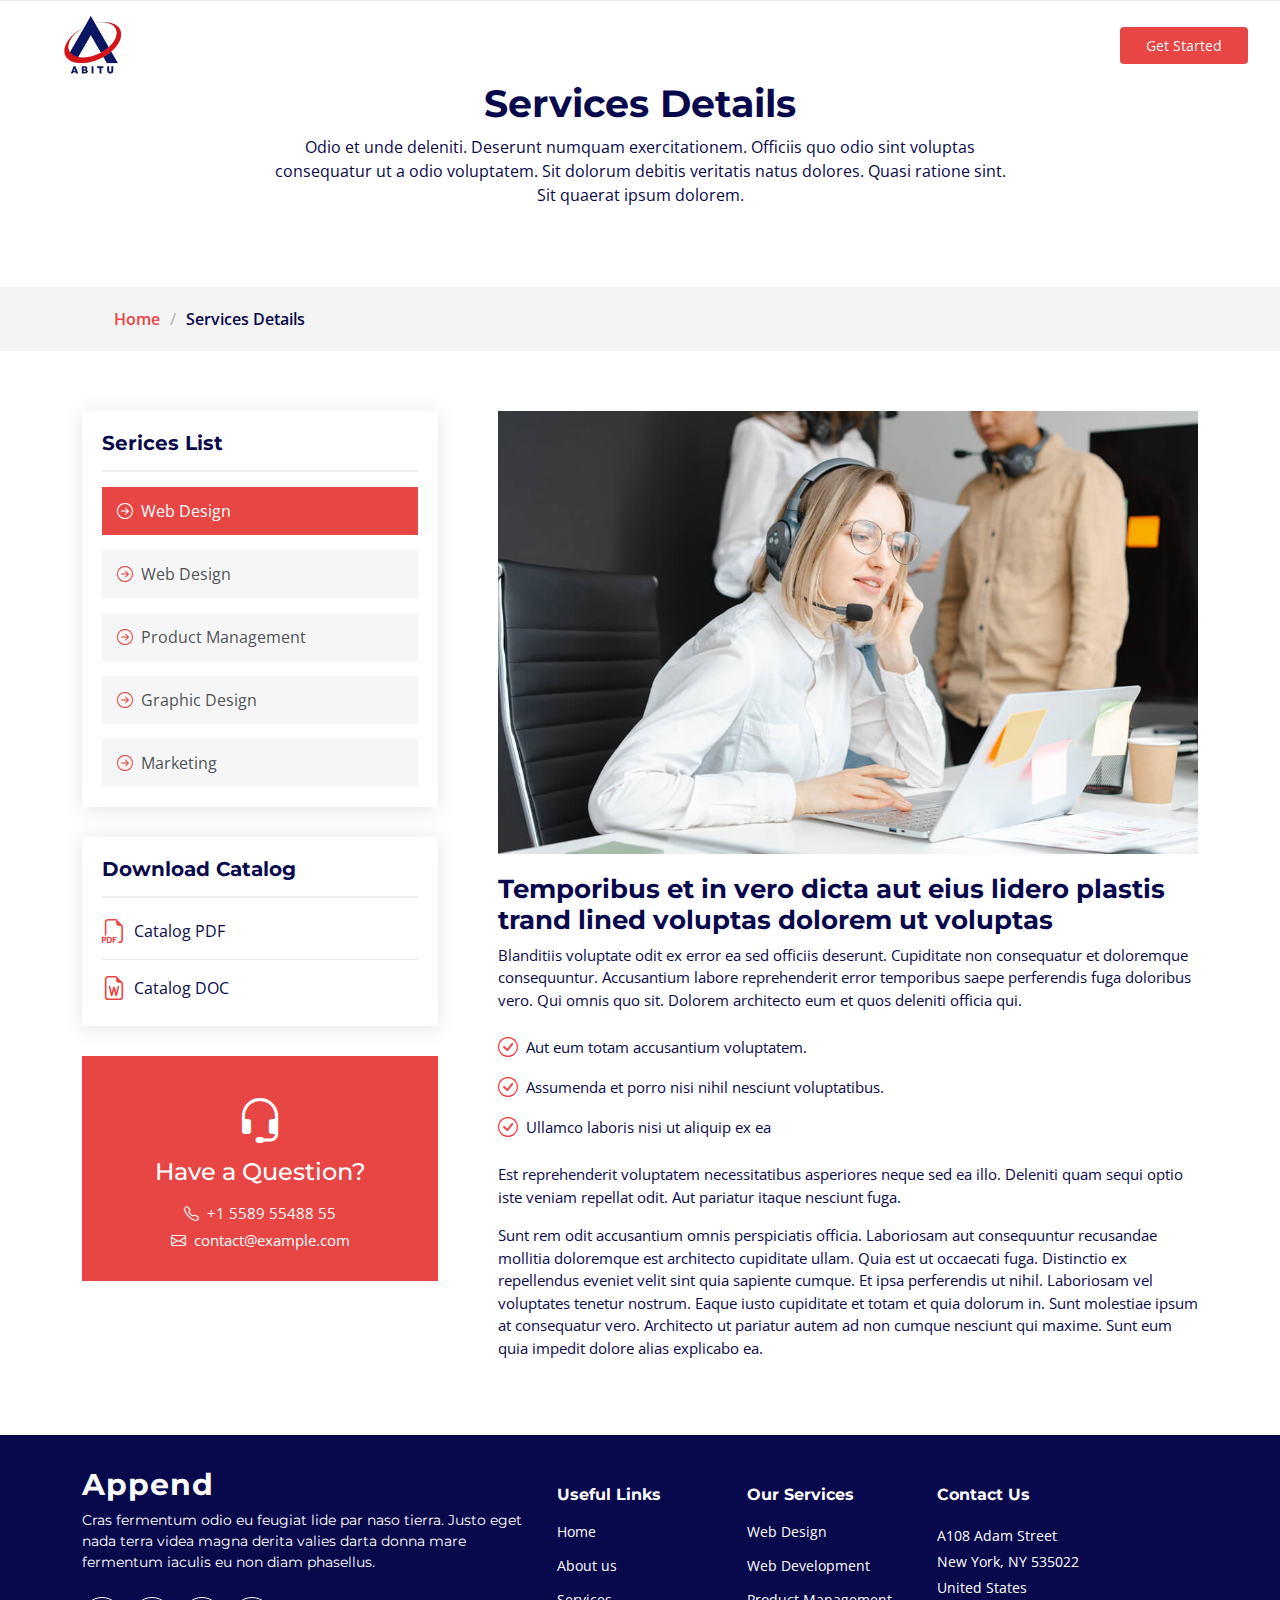
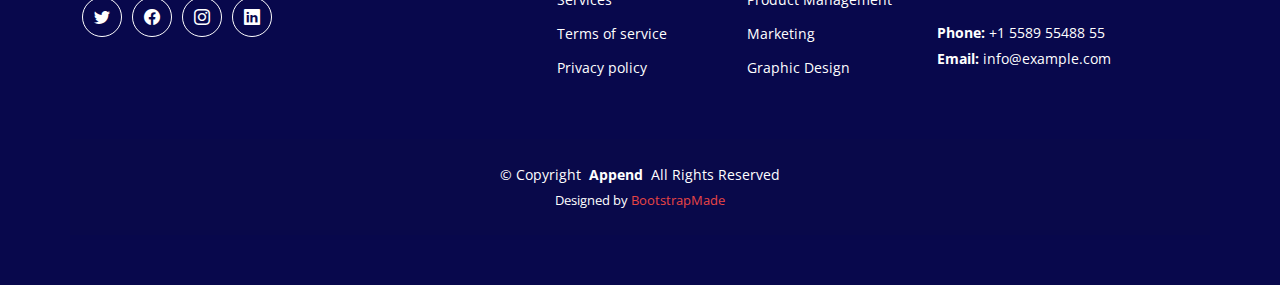
<file: services-details.html>
<!DOCTYPE html>
<html lang="en">

<head>
  <meta charset="utf-8">
  <meta content="width=device-width, initial-scale=1.0" name="viewport">

  <title>Abitu Group Limited</title>
  <meta content="" name="description">
  <meta content="" name="keywords">

  <!-- Favicons -->
  <link href="assets/img/assets/img/ko.png" rel="icon">
  <link href="assets/img/assets/img/ko.png" rel="apple-touch-icon">

  <!-- Fonts -->
  <link href="https://fonts.googleapis.com" rel="preconnect">
  <link href="https://fonts.gstatic.com" rel="preconnect" crossorigin>
  <link href="https://fonts.googleapis.com/css2?family=Open+Sans:ital,wght@0,300;0,400;0,500;0,600;0,700;0,800;1,300;1,400;1,500;1,600;1,700;1,800&family=Montserrat:ital,wght@0,100;0,200;0,300;0,400;0,500;0,600;0,700;0,800;0,900;1,100;1,200;1,300;1,400;1,500;1,600;1,700;1,800;1,900&family=Lato:ital,wght@0,100;0,300;0,400;0,700;0,900;1,100;1,300;1,400;1,700;1,900&display=swap" rel="stylesheet">

  <!-- Vendor CSS Files -->
  <link href="assets/vendor/bootstrap/css/bootstrap.min.css" rel="stylesheet">
  <link href="assets/vendor/bootstrap-icons/bootstrap-icons.css" rel="stylesheet">
  <link href="assets/vendor/glightbox/css/glightbox.min.css" rel="stylesheet">
  <link href="assets/vendor/swiper/swiper-bundle.min.css" rel="stylesheet">
  <link href="assets/vendor/aos/aos.css" rel="stylesheet">

  <!-- Template Main CSS File -->
  <link href="assets/css/main.css" rel="stylesheet">


</head>

<body class="index-page" data-bs-spy="scroll" data-bs-target="#navmenu">

  <!-- ======= Header ======= -->
  <header id="header" class="header fixed-top d-flex align-items-center">
    <div class="container-fluid d-flex align-items-center justify-content-between">

      <a href="index.html" class="logo d-flex align-items-center me-auto me-xl-0">
        <!-- Uncomment the line below if you also wish to use an image logo -->
        <img src="assets/img/ko.png" alt="">
       <!-- <h1 style="color:rgb(8, 8, 76);">Abitu</h1>
        <span>.</span>
        <h1 style="color:#fff;">com</h1>-->

      </a>

      <!-- Nav Menu -->
      <nav id="navmenu" class="navmenu">
        <ul>
          <li><a href="index.html#hero">Home</a></li>
          <li><a href="index.html#about">About</a></li>
          <li><a href="index.html#services">Services</a></li>
          <li><a href="index.html#portfolio">Portfolio</a></li>
          <li><a href="index.html#team">Team</a></li>
          <li><a href="blog.html">Blog</a></li>
          <li class="dropdown has-dropdown"><a href="#"><span>Dropdown</span> <i class="bi bi-chevron-down"></i></a>
            <ul class="dd-box-shadow">
              <li><a href="#">Dropdown 1</a></li>
              <li class="dropdown has-dropdown"><a href="#"><span>Deep Dropdown</span> <i class="bi bi-chevron-down"></i></a>
                <ul class="dd-box-shadow">
                  <li><a href="#">Deep Dropdown 1</a></li>
                  <li><a href="#">Deep Dropdown 2</a></li>
                  <li><a href="#">Deep Dropdown 3</a></li>
                  <li><a href="#">Deep Dropdown 4</a></li>
                  <li><a href="#">Deep Dropdown 5</a></li>
                </ul>
              </li>
              <li><a href="#">Dropdown 2</a></li>
              <li><a href="#">Dropdown 3</a></li>
              <li><a href="#">Dropdown 4</a></li>
            </ul>
          </li>
          <li><a href="index.html#contact">Contact</a></li>
        </ul>

        <i class="mobile-nav-toggle d-xl-none bi bi-list"></i>
      </nav><!-- End Nav Menu -->

      <a class="btn-getstarted" href="index.html#about">Get Started</a>

    </div>
  </header><!-- End Header -->

  <main id="main">

    <!-- Services Details Page Title & Breadcrumbs -->
    <div data-aos="fade" class="page-title">
      <div class="heading">
        <div class="container">
          <div class="row d-flex justify-content-center text-center">
            <div class="col-lg-8">
              <h1>Services Details</h1>
              <p class="mb-0">Odio et unde deleniti. Deserunt numquam exercitationem. Officiis quo odio sint voluptas consequatur ut a odio voluptatem. Sit dolorum debitis veritatis natus dolores. Quasi ratione sint. Sit quaerat ipsum dolorem.</p>
            </div>
          </div>
        </div>
      </div>
      <nav class="breadcrumbs">
        <div class="container">
          <ol>
            <li><a href="index.html">Home</a></li>
            <li class="current">Services Details</li>
          </ol>
        </div>
      </nav>
    </div><!-- End Page Title -->

    <!-- Service-details Section - Services Details Page -->
    <section id="service-details" class="service-details">

      <div class="container">

        <div class="row gy-5">

          <div class="col-lg-4" data-aos="fade-up" data-aos-delay="100">

            <div class="service-box">
              <h4>Serices List</h4>
              <div class="services-list">
                <a href="#" class="active"><i class="bi bi-arrow-right-circle"></i><span>Web Design</span></a>
                <a href="#"><i class="bi bi-arrow-right-circle"></i><span>Web Design</span></a>
                <a href="#"><i class="bi bi-arrow-right-circle"></i><span>Product Management</span></a>
                <a href="#"><i class="bi bi-arrow-right-circle"></i><span>Graphic Design</span></a>
                <a href="#"><i class="bi bi-arrow-right-circle"></i><span>Marketing</span></a>
              </div>
            </div><!-- End Services List -->

            <div class="service-box">
              <h4>Download Catalog</h4>
              <div class="download-catalog">
                <a href="#"><i class="bi bi-filetype-pdf"></i><span>Catalog PDF</span></a>
                <a href="#"><i class="bi bi-file-earmark-word"></i><span>Catalog DOC</span></a>
              </div>
            </div><!-- End Services List -->

            <div class="help-box d-flex flex-column justify-content-center align-items-center">
              <i class="bi bi-headset help-icon"></i>
              <h4>Have a Question?</h4>
              <p class="d-flex align-items-center mt-2 mb-0"><i class="bi bi-telephone me-2"></i> <span>+1 5589 55488 55</span></p>
              <p class="d-flex align-items-center mt-1 mb-0"><i class="bi bi-envelope me-2"></i> <a href="mailto:contact@example.com">contact@example.com</a></span></p>
            </div>

          </div>

          <div class="col-lg-8 ps-lg-5" data-aos="fade-up" data-aos-delay="200">
            <img src="assets/img/services.jpg" alt="" class="img-fluid services-img">
            <h3>Temporibus et in vero dicta aut eius lidero plastis trand lined voluptas dolorem ut voluptas</h3>
            <p>
              Blanditiis voluptate odit ex error ea sed officiis deserunt. Cupiditate non consequatur et doloremque consequuntur. Accusantium labore reprehenderit error temporibus saepe perferendis fuga doloribus vero. Qui omnis quo sit. Dolorem architecto eum et quos deleniti officia qui.
            </p>
            <ul>
              <li><i class="bi bi-check-circle"></i> <span>Aut eum totam accusantium voluptatem.</span></li>
              <li><i class="bi bi-check-circle"></i> <span>Assumenda et porro nisi nihil nesciunt voluptatibus.</span></li>
              <li><i class="bi bi-check-circle"></i> <span>Ullamco laboris nisi ut aliquip ex ea</span></li>
            </ul>
            <p>
              Est reprehenderit voluptatem necessitatibus asperiores neque sed ea illo. Deleniti quam sequi optio iste veniam repellat odit. Aut pariatur itaque nesciunt fuga.
            </p>
            <p>
              Sunt rem odit accusantium omnis perspiciatis officia. Laboriosam aut consequuntur recusandae mollitia doloremque est architecto cupiditate ullam. Quia est ut occaecati fuga. Distinctio ex repellendus eveniet velit sint quia sapiente cumque. Et ipsa perferendis ut nihil. Laboriosam vel voluptates tenetur nostrum. Eaque iusto cupiditate et totam et quia dolorum in. Sunt molestiae ipsum at consequatur vero. Architecto ut pariatur autem ad non cumque nesciunt qui maxime. Sunt eum quia impedit dolore alias explicabo ea.
            </p>
          </div>

        </div>

      </div>

    </section><!-- End Service-details Section -->

  </main>

  <!-- ======= Footer ======= -->
  <footer id="footer" class="footer">

    <div class="container footer-top">
      <div class="row gy-4">
        <div class="col-lg-5 col-md-12 footer-about">
          <a href="index.html" class="logo d-flex align-items-center">
            <span>Append</span>
          </a>
          <p>Cras fermentum odio eu feugiat lide par naso tierra. Justo eget nada terra videa magna derita valies darta donna mare fermentum iaculis eu non diam phasellus.</p>
          <div class="social-links d-flex mt-4">
            <a href=""><i class="bi bi-twitter"></i></a>
            <a href=""><i class="bi bi-facebook"></i></a>
            <a href=""><i class="bi bi-instagram"></i></a>
            <a href=""><i class="bi bi-linkedin"></i></a>
          </div>
        </div>

        <div class="col-lg-2 col-6 footer-links">
          <h4>Useful Links</h4>
          <ul>
            <li><a href="#">Home</a></li>
            <li><a href="#">About us</a></li>
            <li><a href="#">Services</a></li>
            <li><a href="#">Terms of service</a></li>
            <li><a href="#">Privacy policy</a></li>
          </ul>
        </div>

        <div class="col-lg-2 col-6 footer-links">
          <h4>Our Services</h4>
          <ul>
            <li><a href="#">Web Design</a></li>
            <li><a href="#">Web Development</a></li>
            <li><a href="#">Product Management</a></li>
            <li><a href="#">Marketing</a></li>
            <li><a href="#">Graphic Design</a></li>
          </ul>
        </div>

        <div class="col-lg-3 col-md-12 footer-contact text-center text-md-start">
          <h4>Contact Us</h4>
          <p>A108 Adam Street</p>
          <p>New York, NY 535022</p>
          <p>United States</p>
          <p class="mt-4"><strong>Phone:</strong> <span>+1 5589 55488 55</span></p>
          <p><strong>Email:</strong> <span>info@example.com</span></p>
        </div>

      </div>
    </div>

    <div class="container copyright text-center mt-4">
      <p>&copy; <span>Copyright</span> <strong class="px-1">Append</strong> <span>All Rights Reserved</span></p>
      <div class="credits">
        <!-- All the links in the footer should remain intact. -->
        <!-- You can delete the links only if you've purchased the pro version. -->
        <!-- Licensing information: https://bootstrapmade.com/license/ -->
        <!-- Purchase the pro version with working PHP/AJAX contact form: [buy-url] -->
        Designed by <a href="https://bootstrapmade.com/">BootstrapMade</a>
      </div>
    </div>

  </footer><!-- End Footer -->

  <!-- Scroll Top Button -->
  <a href="#" id="scroll-top" class="scroll-top d-flex align-items-center justify-content-center"><i class="bi bi-arrow-up-short"></i></a>

  <!-- Preloader -->
  <div id="preloader">
    <div></div>
    <div></div>
    <div></div>
    <div></div>
  </div>

  <!-- Vendor JS Files -->
  <script src="assets/vendor/bootstrap/js/bootstrap.bundle.min.js"></script>
  <script src="assets/vendor/glightbox/js/glightbox.min.js"></script>
  <script src="assets/vendor/purecounter/purecounter_vanilla.js"></script>
  <script src="assets/vendor/isotope-layout/isotope.pkgd.min.js"></script>
  <script src="assets/vendor/swiper/swiper-bundle.min.js"></script>
  <script src="assets/vendor/aos/aos.js"></script>
  <script src="assets/vendor/php-email-form/validate.js"></script>

  <!-- Template Main JS File -->
  <script src="assets/js/main.js"></script>

</body>

</html>
</file>
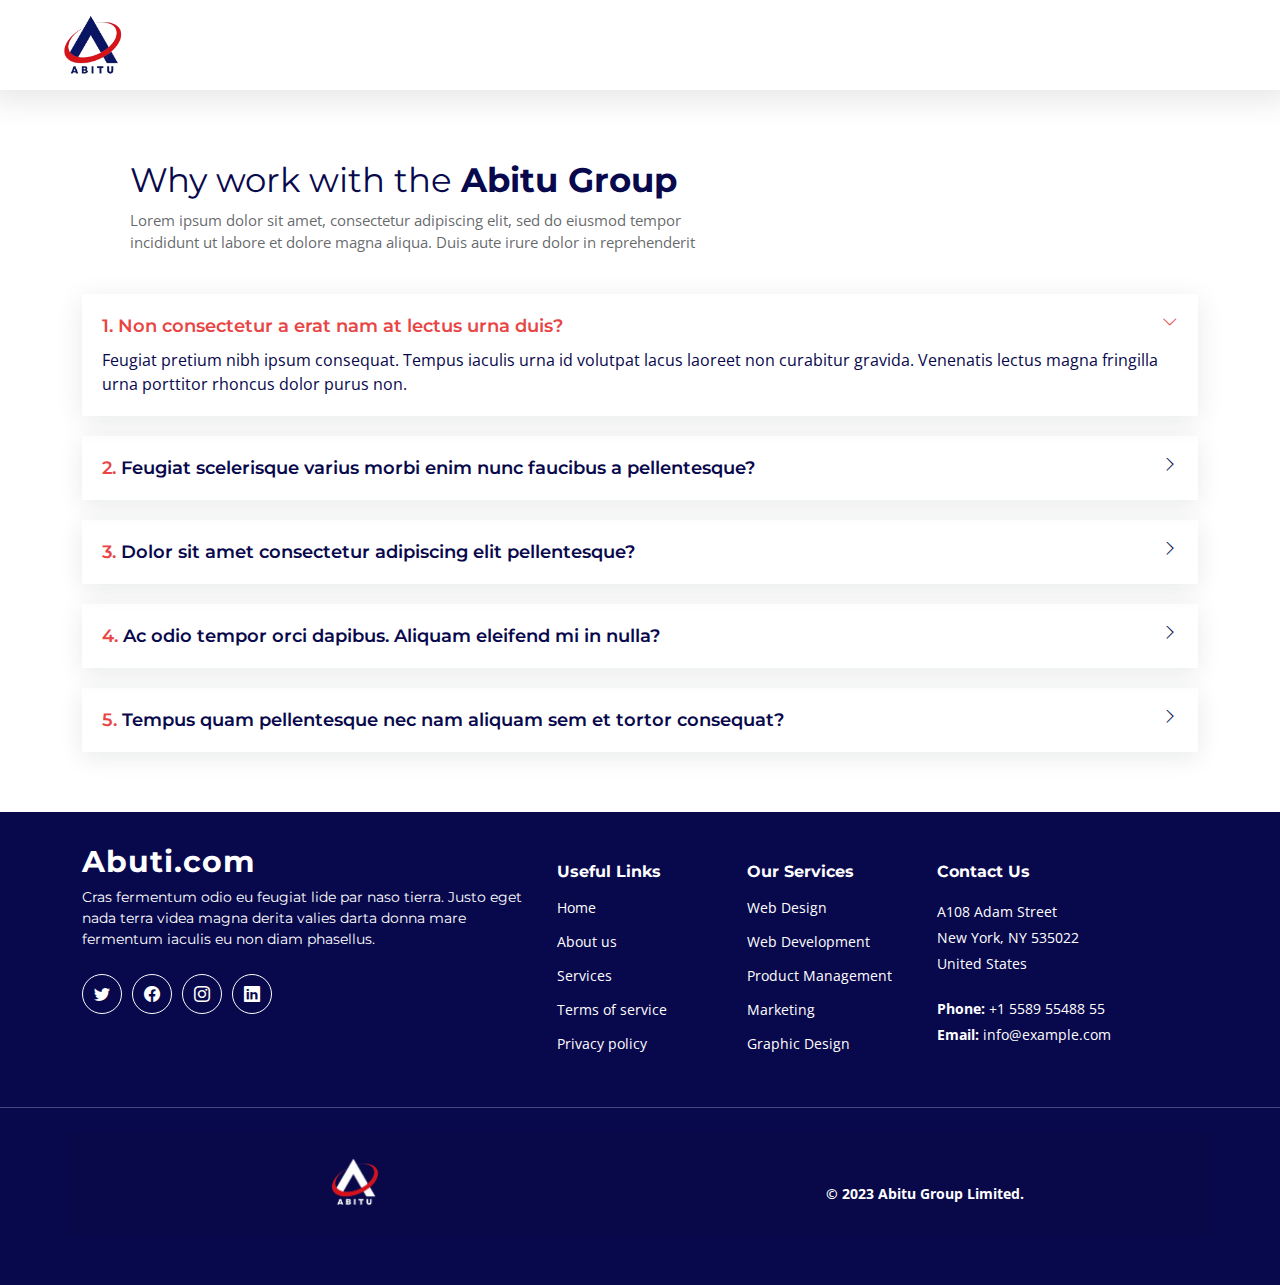
<file: support.html>
<!DOCTYPE html>
<html lang="en">

<head>
  <meta charset="utf-8">
  <meta content="width=device-width, initial-scale=1.0" name="viewport">

  <title>Support Abitu Group Limited</title>
  <meta name="og:title" content="Abitu Group Limited"> 
  <meta content="Abitu Group Limited" name="description">
  <meta content="Abitu Group Website" name="keywords">
  <meta name="og:image" content="assets/img/ko.jpg">
  <!-- Favicons -->
  <link href="assets/img/ko.png" rel="icon">
  <link href="assets/img/ko.png" rel="apple-touch-icon">

  <!-- Fonts -->
  <link href="https://fonts.googleapis.com" rel="preconnect">
  <link href="https://fonts.gstatic.com" rel="preconnect" crossorigin>
  <link href="https://fonts.googleapis.com/css2?family=Open+Sans:ital,wght@0,300;0,400;0,500;0,600;0,700;0,800;1,300;1,400;1,500;1,600;1,700;1,800&family=Montserrat:ital,wght@0,100;0,200;0,300;0,400;0,500;0,600;0,700;0,800;0,900;1,100;1,200;1,300;1,400;1,500;1,600;1,700;1,800;1,900&family=Lato:ital,wght@0,100;0,300;0,400;0,700;0,900;1,100;1,300;1,400;1,700;1,900&display=swap" rel="stylesheet">

  <!-- Vendor CSS Files -->
  <link href="assets/vendor/bootstrap/css/bootstrap.min.css" rel="stylesheet">
  <link href="assets/vendor/bootstrap-icons/bootstrap-icons.css" rel="stylesheet">
  <link href="assets/vendor/glightbox/css/glightbox.min.css" rel="stylesheet">
  <link href="assets/vendor/swiper/swiper-bundle.min.css" rel="stylesheet">
  <link href="assets/vendor/aos/aos.css" rel="stylesheet">

  <!-- Template Main CSS File -->
  <link href="assets/css/blog.css" rel="stylesheet">


</head>

<body class="index-page" data-bs-spy="scroll" data-bs-target="#navmenu">

  <!-- ======= Header ======= -->
  <header id="header" class="header fixed-top d-flex align-items-center" style="box-shadow: 0 0 30px 10px rgba(0, 0, 0, 0.1);">
    <div class="container-fluid d-flex align-items-center justify-content-between">

      <a href="index.html" class="logo d-flex align-items-center me-auto me-xl-0">
        <!-- Uncomment the line below if you also wish to use an image logo -->
        <img src="assets/img/ko.png" alt="">
       <!-- <h1 style="color:rgb(8, 8, 76);">Abitu</h1>
        <span>.</span>
        <h1 style="color:#fff;">com</h1>-->

      </a>

      <nav id="navmenu" class="navmenu">
        <ul>
          
          <li class="dropdown has-dropdown"><a href="about.html"><span>About Us</span> <i class="bi bi-chevron-down"></i></a>
            <ul class="dd-box-shadow">
              <li><a href="about.html">Who We Are</a></li>
              <li><a href="about.html">Vision</a></li>
              <li><a href="about.html">Mission</a></li>
              <li><a href="about.html">Leadership</a></li>
            </ul>
          </li>

          <li class="dropdown has-dropdown"><a href="Businesses.html"><span>Our Businesses</span> <i class="bi bi-chevron-down"></i></a>
            <ul class="dd-box-shadow">
              <li><a href="Businesses.html">Government Contracting</a></li>
              <li><a href="Businesses.html">Farming</a></li>
              <li><a href="Businesses.html">Trucking</a></li>
              <li><a href="Businesses.html">Real-Estate- Tax Liens/Wholesale</a></li>
              <li><a href="Businesses.html">Software Development</a></li>
              <li><a href="Businesses.html">Commercial Security</a></li>
              <li><a href="Businesses.html">Warehouse Navigational/Inventory System</a></li>
            </ul>
          </li>
    
          <li><a href="sustainability.html">Sustainability</a></li>
          <li><a href="index.html#services">Services</a></li>
          <li><a href="blog.html">Media</a></li>
          <li><a href="career.html">Career</a></li>
          
          
          <li><a href="support.html">Support</a></li>
          <li><a href="contact.html">Contact</a></li>
        </ul>

        <i class="mobile-nav-toggle d-xl-none bi bi-list"></i>
      </nav><!-- End Nav Menu -->

      <a class="btn-getstartd"></a>

    </div>
  </header><!-- End Header -->

  <main id="main">

    <div data-aos="fade" class="page-title">
     
    </div><!-- End Page Title -->

    

    



    
    <!-- Faq Section - Home Page -->
    <section id="faq" class="faq">

      <div class="container" style="margin-top:100px;">

        <div class="row gy-4">

          <div class="col-lg-12" data-aos="fade-up" data-aos-delay="100">
            <div class="content px-xl-5">
              <h3><span>Why work with the </span><strong>Abitu Group</strong></h3>
              <p>
                Lorem ipsum dolor sit amet, consectetur adipiscing elit, sed do eiusmod tempor <br>incididunt ut labore et dolore magna aliqua. Duis aute irure dolor in reprehenderit
              </p>
            </div>
          </div>

          <div class="col-lg-12" data-aos="fade-up" data-aos-delay="200">

            <div class="faq-container">
              <div class="faq-item faq-active">
                <h3><span class="num">1.</span> <span>Non consectetur a erat nam at lectus urna duis?</span></h3>
                <div class="faq-content">
                  <p>Feugiat pretium nibh ipsum consequat. Tempus iaculis urna id volutpat lacus laoreet non curabitur gravida. Venenatis lectus magna fringilla urna porttitor rhoncus dolor purus non.</p>
                </div>
                <i class="faq-toggle bi bi-chevron-right"></i>
              </div><!-- End Faq item-->

              <div class="faq-item">
                <h3><span class="num">2.</span> <span>Feugiat scelerisque varius morbi enim nunc faucibus a pellentesque?</span></h3>
                <div class="faq-content">
                  <p>Dolor sit amet consectetur adipiscing elit pellentesque habitant morbi. Id interdum velit laoreet id donec ultrices. Fringilla phasellus faucibus scelerisque eleifend donec pretium. Est pellentesque elit ullamcorper dignissim. Mauris ultrices eros in cursus turpis massa tincidunt dui.</p>
                </div>
                <i class="faq-toggle bi bi-chevron-right"></i>
              </div><!-- End Faq item-->

              <div class="faq-item">
                <h3><span class="num">3.</span> <span>Dolor sit amet consectetur adipiscing elit pellentesque?</span></h3>
                <div class="faq-content">
                  <p>Eleifend mi in nulla posuere sollicitudin aliquam ultrices sagittis orci. Faucibus pulvinar elementum integer enim. Sem nulla pharetra diam sit amet nisl suscipit. Rutrum tellus pellentesque eu tincidunt. Lectus urna duis convallis convallis tellus. Urna molestie at elementum eu facilisis sed odio morbi quis</p>
                </div>
                <i class="faq-toggle bi bi-chevron-right"></i>
              </div><!-- End Faq item-->

              <div class="faq-item">
                <h3><span class="num">4.</span> <span>Ac odio tempor orci dapibus. Aliquam eleifend mi in nulla?</span></h3>
                <div class="faq-content">
                  <p>Dolor sit amet consectetur adipiscing elit pellentesque habitant morbi. Id interdum velit laoreet id donec ultrices. Fringilla phasellus faucibus scelerisque eleifend donec pretium. Est pellentesque elit ullamcorper dignissim. Mauris ultrices eros in cursus turpis massa tincidunt dui.</p>
                </div>
                <i class="faq-toggle bi bi-chevron-right"></i>
              </div><!-- End Faq item-->

              <div class="faq-item">
                <h3><span class="num">5.</span> <span>Tempus quam pellentesque nec nam aliquam sem et tortor consequat?</span></h3>
                <div class="faq-content">
                  <p>Molestie a iaculis at erat pellentesque adipiscing commodo. Dignissim suspendisse in est ante in. Nunc vel risus commodo viverra maecenas accumsan. Sit amet nisl suscipit adipiscing bibendum est. Purus gravida quis blandit turpis cursus in</p>
                </div>
                <i class="faq-toggle bi bi-chevron-right"></i>
              </div><!-- End Faq item-->

            </div>

          </div>
        </div>

      </div>

    </section><!-- End Faq Section -->


  </main>

  <!-- ======= Footer ======= -->
  <footer id="footer" class="footer">

    <div class="container footer-top">
      <div class="row gy-4">
        <div class="col-lg-5 col-md-12 footer-about">
          <a href="index.html" class="logo d-flex align-items-center">
            <span>Abuti.com</span>
          </a>
          <p>Cras fermentum odio eu feugiat lide par naso tierra. Justo eget nada terra videa magna derita valies darta donna mare fermentum iaculis eu non diam phasellus.</p>
          <div class="social-links d-flex mt-4">
            <a href=""><i class="bi bi-twitter"></i></a>
            <a href=""><i class="bi bi-facebook"></i></a>
            <a href=""><i class="bi bi-instagram"></i></a>
            <a href=""><i class="bi bi-linkedin"></i></a>
            
          </div>
         
        </div>

        <div class="col-lg-2 col-6 footer-links">
          <h4>Useful Links</h4>
          <ul>
            <li><a href="#">Home</a></li>
            <li><a href="#">About us</a></li>
            <li><a href="#">Services</a></li>
            <li><a href="#">Terms of service</a></li>
            <li><a href="#">Privacy policy</a></li>
          </ul>
        </div>

        <div class="col-lg-2 col-6 footer-links">
          <h4>Our Services</h4>
          <ul>
            <li><a href="#">Web Design</a></li>
            <li><a href="#">Web Development</a></li>
            <li><a href="#">Product Management</a></li>
            <li><a href="#">Marketing</a></li>
            <li><a href="#">Graphic Design</a></li>
          </ul>
        </div>

        <div class="col-lg-3 col-md-12 footer-contact text-center text-md-start">
          <h4>Contact Us</h4>
          <p>A108 Adam Street</p>
          <p>New York, NY 535022</p>
          <p>United States</p>
          <p class="mt-4"><strong>Phone:</strong> <span>+1 5589 55488 55</span></p>
          <p><strong>Email:</strong> <span>info@example.com</span></p>
        </div>

      </div>
    </div>
<hr>

    <div class="container copyright text-center mt-4">
      <div class="row gy-4">
        <div class="col-lg-6 col-md-12"> 
          <img src="assets/img/kooo.png" class="testimonial-img" style="width:50px;" alt="">
  
          </div>
        <div class="col-lg-6 col-md-12 me-auto" style="margin-top:50px;">      
      <p> <strong class="px-1">&copy;  2023 Abitu Group Limited.</strong> </p>
      <div class="credits">
        <!-- All the links in the footer should remain intact. -->
        <!-- You can delete the links only if you've purchased the pro version. -->
        <!-- Licensing information: https://bootstrapmade.com/license/ -->
        <!-- Purchase the pro version with working PHP/AJAX contact form: [buy-url] -->
        <!--Designed by <a href="https://prestoghana.com/">PrestoGhana</a>-->
      </div>
      </div>
      
    </div>

  </footer><!-- End Footer -->

  <!-- Scroll Top Button -->
  <a href="#" id="scroll-top" class="scroll-top d-flex align-items-center justify-content-center"><i class="bi bi-arrow-up-short"></i></a>

  <!-- Preloader -->
  <div id="preloader">
    <div></div>
    <div></div>
    <div></div>
    <div></div>
  </div>

  <!-- Vendor JS Files -->
  <script src="assets/vendor/bootstrap/js/bootstrap.bundle.min.js"></script>
  <script src="assets/vendor/glightbox/js/glightbox.min.js"></script>
  <script src="assets/vendor/purecounter/purecounter_vanilla.js"></script>
  <script src="assets/vendor/isotope-layout/isotope.pkgd.min.js"></script>
  <script src="assets/vendor/swiper/swiper-bundle.min.js"></script>
  <script src="assets/vendor/aos/aos.js"></script>
  <script src="assets/vendor/php-email-form/validate.js"></script>

  <!-- Template Main JS File -->
  <script src="assets/js/main.js"></script>

</body>

</html>
</file>
<file: assets/css/main.css>
/**
* Template Name: Append
* Updated: Sep 18 2023 with Bootstrap v5.3.2
* Template URL: https://bootstrapmade.com/append-bootstrap-website-template/
* Author: BootstrapMade.com
* License: https://bootstrapmade.com/license/
*/

/*--------------------------------------------------------------
# Font & Color Variables
# Help: https://bootstrapmade.com/color-system/
--------------------------------------------------------------*/
/* Fonts */
:root {
  --default-font: "Open Sans", system-ui, -apple-system, "Segoe UI", Roboto, "Helvetica Neue", Arial, "Noto Sans", "Liberation Sans", sans-serif, "Apple Color Emoji", "Segoe UI Emoji", "Segoe UI Symbol", "Noto Color Emoji";
  --heading-font: "Montserrat", sans-serif;
  --nav-font: "Lato", sans-serif;
}

/* Global Colors */
:root {
  --background-color: #ffffff;
  --background-color-rgb: 255, 255, 255;
  --default-color: rgb(8, 8, 76);
  --default-color-rgb: 33, 37, 41;
  --primary-color: #e84545;
  --primary-color-rgb: 232, 69, 69;
  --secondary-color: rgb(8, 8, 76);
  --secondary-color-rgb: 50, 53, 58;
  --contrast-color: #ffffff;
  --contrast-color-rgb: 255, 255, 255;
}

/* Nav Menu Colors */
:root {
  --nav-color: #3a3939;
  --nav-hover-color: rgb(8, 8, 76);;
  --nav-dropdown-color: #3a3939;
  --nav-dropdown-hover-color: rgb(8, 8, 76);;
  --nav-dropdown-background-color: #ffffff;
  --nav-mobile-background-color: #ffffff;
}

/* Smooth scroll */
:root {
  scroll-behavior: smooth;
}

/*--------------------------------------------------------------
# General
--------------------------------------------------------------*/
body {
  color: var(--default-color);
  background-color: var(--background-color);
  font-family: var(--default-font);
}

a {
  color: var(--primary-color);
  text-decoration: none;
  transition: 0.3s;
}

a:hover {
  color: rgba(var(--primary-color-rgb), 0.7);
  text-decoration: none;
}

h1,
h2,
h3,
h4,
h5,
h6 {
  color: var(--secondary-color);
  font-family: var(--heading-font);
}

section {
  color: var(--default-color);
  background-color: var(--background-color);
  padding: 60px 0;
  overflow: clip;
}

/*--------------------------------------------------------------
# Section Title
--------------------------------------------------------------*/
.section-title {
  text-align: center;
  padding-bottom: 60px;
}

.section-title h2 {
  font-size: 32px;
  font-weight: 700;
  position: relative;
}

.section-title h2:before,
.section-title h2:after {
  content: "";
  width: 50px;
  height: 2px;
  background: var(--primary-color);
  display: inline-block;
}

.section-title h2:before {
  margin: 0 15px 10px 0;
}

.section-title h2:after {
  margin: 0 0 10px 15px;
}

.section-title p {
  margin-bottom: 0;
}

/*--------------------------------------------------------------
# Page Title & Breadcrumbs
--------------------------------------------------------------*/
.page-title {
  color: var(--default-color);
  background-color: var(--background-color);
}

.page-title .heading {
  padding: 80px 0;
  border-top: 1px solid rgba(var(--default-color-rgb), 0.1);
}

.page-title .heading h1 {
  font-size: 38px;
  font-weight: 700;
  color: var(--secondary-color);
}

.page-title nav {
  background-color: rgba(var(--default-color-rgb), 0.05);
  padding: 20px 0;
}

.page-title nav ol {
  display: flex;
  flex-wrap: wrap;
  list-style: none;
  margin: 0;
  font-size: 16px;
  font-weight: 600;
}

.page-title nav ol li+li {
  padding-left: 10px;
}

.page-title nav ol li+li::before {
  content: "/";
  display: inline-block;
  padding-right: 10px;
  color: rgba(var(--default-color-rgb), 0.3);
}

/*--------------------------------------------------------------
# Global Header
--------------------------------------------------------------*/
.header {
  --background-color: #ffffff;
  color: var(--default-color);
  background-color: var(--background-color);
  padding: 15px 20px 15px 20px;
  transition: all 0.5s;
  z-index: 997;
}

.header .logo img {
  max-height: 60px;
  margin-left: 30px;
}

.header .logo h1 {
  font-size: 24px;
  margin: 0;
  font-weight: 600;
  color: var(--secondary-color);
}

.header .logo span {
  color: var(--primary-color);
  font-size: 24px;
  font-weight: 600;
  padding-left: 3px;
}

.header .btn-getstarted,
.header .btn-getstarted:focus {
  color: var(--contrast-color);
  background: var(--primary-color);
  font-size: 14px;
  padding: 8px 26px;
  margin: 0;
  border-radius: 4px;
  transition: 0.3s;
}

.header .btn-getstarted:hover,
.header .btn-getstarted:focus:hover {
  color: var(--contrast-color);
  background: rgba(var(--primary-color-rgb), 0.85);
}

@media (max-width: 1200px) {
  .header .logo {
    order: 1;
  }

  .header .btn-getstarted {
    order: 2;
    margin: 0 15px 0 0;
    padding: 6px 20px;
  }

  .header .navmenu {
    order: 3;
  }
}

/* Global Header on page scroll
------------------------------*/
.scrolled .header {
  --background-color: #ffffff;
  --secondary-color: #444444;
  --nav-color: #444444;
  --nav-hover-color: #e84545;
  box-shadow: 0 0 30px 10px rgba(0, 0, 0, 0.1);
}

/* Global Scroll Margin Top
------------------------------*/
section {
  scroll-margin-top: 90px;
}

@media (max-width: 1199px) {
  section {
    scroll-margin-top: 66px;
  }
}

/* Home Page Custom Header
------------------------------*/
.index-page .header {
  --background-color: rgba(255, 255, 255, 0);
  --secondary-color: #ffffff;
  --nav-color: rgba(255, 255, 255, 0.515);
  --nav-hover-color: #ffffff;
}

/* Home Page Custom Header on page scroll
------------------------------*/
.index-page.scrolled .header {
  --background-color: #ffffff;
  --secondary-color: #444444;
  --nav-color: #444444;
  --nav-hover-color: #d83535;
}




/*--------------------------------------------------------------
# Hero Section
--------------------------------------------------------------*/
#hero {
  width: 100%;
  height: 100vh;
  background-color: rgba(4, 12, 21, 0.8);
  overflow: hidden;
  position: relative;
}

#hero .carousel,
#hero .carousel-inner,
#hero .carousel-item,
#hero .carousel-item::before {
  position: absolute;
  top: 0;
  right: 0;
  left: 0;
  bottom: 0;
}

#hero .carousel-item {
  background-size: cover;
  background-position: top center;
  background-repeat: no-repeat;
}

#hero .carousel-item::before {
  content: "";
  background-color: rgba(4, 12, 21, 0.5);
}

#hero .carousel-container {
  display: flex;
  align-items: center;
  position:absolute;
  bottom: 0;
  top: 82px;
  left: 50px;
  right: 50px;
}

#hero h2 {
  color: #fff;
  margin: 0;
  font-size: 48px;
  font-weight: 700;
}

#hero p {
  animation-delay: 0.4s;
  color: #fff;
  margin-top: 10px;
}

@media (min-width: 1200px) {
  #hero p {
    width: 50%;
  }
}

#hero .carousel-inner .carousel-item {
  transition-property: opacity;
  background-position: center top;
}

#hero .carousel-inner .carousel-item,
#hero .carousel-inner .active.carousel-item-start,
#hero .carousel-inner .active.carousel-item-end {
  opacity: 0;
}

#hero .carousel-inner .active,
#hero .carousel-inner .carousel-item-next.carousel-item-start,
#hero .carousel-inner .carousel-item-prev.carousel-item-end {
  opacity: 1;
  transition: 0.2s;
}

#hero .carousel-inner .carousel-item-next,
#hero .carousel-inner .carousel-item-prev,
#hero .carousel-inner .active.carousel-item-start,
#hero .carousel-inner .active.carousel-item-end {
  left: 0;
  transform: translate3d(0, 0, 0);
}

#hero .carousel-control-next-icon,
#hero .carousel-control-prev-icon {
  background: none;
  font-size: 30px;
  line-height: 0;
  width: auto;
  height: auto;
  background: rgba(255, 255, 255, 0.2);
  border-radius: 50px;
  transition: 0.3s;
  color: rgba(255, 255, 255, 0.5);
  width: 54px;
  height: 54px;
  display: flex;
  align-items: center;
  justify-content: center;
}

#hero .carousel-control-next-icon:hover,
#hero .carousel-control-prev-icon:hover {
  background: rgba(255, 255, 255, 0.3);
  color: rgba(255, 255, 255, 0.8);
}

#hero .carousel-indicators li {
  list-style-type: none;
  cursor: pointer;
  background: #fff;
  overflow: hidden;
  border: 0;
  width: 12px;
  height: 12px;
  border-radius: 50px;
  opacity: 0.6;
  transition: 0.3s;
}

#hero .carousel-indicators li.active {
  opacity: 1;
  background: #ed502e;
}

#hero .btn-get-started {
  font-family: "Raleway", sans-serif;
  font-weight: 500;
  font-size: 14px;
  letter-spacing: 1px;
  display: inline-block;
  padding: 14px 32px;
  border-radius: 4px;
  transition: 0.2s;
  line-height: 1;
  color: #fff;
  animation-delay: 0.8s;
  background: #ed502e;
  margin-top: 15px;
}

#hero .btn-get-started:hover {
  background: #ef6445;
}

@media (max-width: 992px) {
  #hero {
    height: 100vh;
  }

  #hero .carousel-container {
    text-align:left;
    top: 74px;
  }
}

@media (max-width: 768px) {
  #hero h2 {
    font-size: 30px;
  }
}

@media (min-width: 1024px) {

  #hero .carousel-control-prev,
  #hero .carousel-control-next {
    width: 5%;
  }
}

@media (max-height: 500px) {
  #hero {
    height: 120vh;
  }
}

/*--------------------------------------------------------------
# Navigation Menu




--------------------------------------------------------------*/
/* Desktop Navigation */
@media (min-width: 1200px) {
  .navmenu {
    padding: 0;
  }

  .navmenu ul {
    margin: 0;
    padding: 0;
    display: flex;
    list-style: none;
    align-items: center;
  }

  .navmenu li {
    position: relative;
  }

  .navmenu a,
  .navmenu a:focus {
    color: var(--nav-color);
    padding: 18px 15px;
    font-size: 16px;
    font-family: var(--nav-font);
    font-weight: 400;
    display: flex;
    align-items: center;
    justify-content: space-between;
    white-space: nowrap;
    transition: 0.3s;
  }

  .navmenu a i,
  .navmenu a:focus i {
    font-size: 12px;
    line-height: 0;
    margin-left: 5px;
    transition: 0.3s;
  }

  .navmenu li:last-child a {
    padding-right: 0;
  }

  .navmenu li:hover>a,
  .navmenu .active,
  .navmenu .active:focus {
    color: var(--nav-hover-color);
  }

  .navmenu .dropdown ul {
    margin: 0;
    padding: 10px 0;
    background: var(--nav-dropdown-background-color);
    display: block;
    position: absolute;
    visibility: hidden;
    left: 14px;
    top: 130%;
    opacity: 0;
    transition: 0.3s;
    border-radius: 4px;
    z-index: 99;
  }

  .navmenu .dropdown ul li {
    min-width: 200px;
  }

  .navmenu .dropdown ul a {
    padding: 10px 20px;
    font-size: 15px;
    text-transform: none;
    color: var(--nav-dropdown-color);
  }

  .navmenu .dropdown ul a i {
    font-size: 12px;
  }

  .navmenu .dropdown ul a:hover,
  .navmenu .dropdown ul .active:hover,
  .navmenu .dropdown ul li:hover>a {
    color: var(--nav-dropdown-hover-color);
  }

  .navmenu .dropdown:hover>ul {
    opacity: 1;
    top: 100%;
    visibility: visible;
  }

  .navmenu .dropdown .dropdown ul {
    top: 0;
    left: -90%;
    visibility: hidden;
  }

  .navmenu .dropdown .dropdown:hover>ul {
    opacity: 1;
    top: 0;
    left: -100%;
    visibility: visible;
  }

  .navmenu .megamenu {
    position: static;
  }

  .navmenu .megamenu ul {
    margin: 0;
    padding: 10px;
    background: var(--nav-dropdown-background-color);
    box-shadow: 0px 0px 20px rgba(var(--default-color-rgb), 0.1);
    display: block;
    position: absolute;
    top: 130%;
    left: 0;
    right: 0;
    visibility: hidden;
    opacity: 0;
    display: flex;
    transition: 0.3s;
    border-radius: 4px;
    z-index: 99;
  }

  .navmenu .megamenu ul li {
    flex: 1;
  }

  .navmenu .megamenu ul li a,
  .navmenu .megamenu ul li:hover>a {
    padding: 10px 20px;
    font-size: 15px;
    color: var(--nav-dropdown-color);
  }

  .navmenu .megamenu ul li a:hover,
  .navmenu .megamenu ul li .active,
  .navmenu .megamenu ul li .active:hover {
    color: var(--nav-dropdown-hover-color);
  }

  .navmenu .megamenu:hover>ul {
    opacity: 1;
    top: 100%;
    visibility: visible;
  }

  .navmenu .dd-box-shadow {
    box-shadow: 0px 0px 30px rgba(var(--default-color-rgb), 0.15);
  }
}

/* Mobile Navigation */
@media (max-width: 1199px) {
  .mobile-nav-toggle {
    color: var(--nav-color);
    font-size: 28px;
    line-height: 0;
    margin-right: 10px;
    cursor: pointer;
    transition: color 0.3s;
  }

  .navmenu {
    padding: 0;
    z-index: 9997;
  }

  .navmenu ul {
    display: none;
    position: absolute;
    inset: 60px 20px 20px 20px;
    padding: 10px 0;
    margin: 0;
    border-radius: 6px;
    background-color: var(--nav-mobile-background-color);
    overflow-y: auto;
    transition: 0.3s;
    z-index: 9998;
    box-shadow: 0px 0px 30px rgba(var(--default-color-rgb), 0.1);
  }

  .navmenu a,
  .navmenu a:focus {
    color: var(--nav-dropdown-color);
    padding: 10px 20px;
    font-family: var(--nav-font);
    font-size: 17px;
    font-weight: 500;
    display: flex;
    align-items: center;
    justify-content: space-between;
    white-space: nowrap;
    transition: 0.3s;
  }

  .navmenu a i,
  .navmenu a:focus i {
    font-size: 12px;
    line-height: 0;
    margin-left: 5px;
    width: 30px;
    height: 30px;
    display: flex;
    align-items: center;
    justify-content: center;
    border-radius: 50%;
    transition: 0.3s;
    background-color: rgba(var(--primary-color-rgb), 0.1);
  }

  .navmenu a i:hover,
  .navmenu a:focus i:hover {
    background-color: var(--primary-color);
    color: var(--contrast-color);
  }

  .navmenu a:hover,
  .navmenu .active,
  .navmenu .active:focus {
    color: var(--nav-dropdown-hover-color);
  }

  .navmenu .active i,
  .navmenu .active:focus i {
    background-color: var(--primary-color);
    color: var(--contrast-color);
    transform: rotate(180deg);
  }

  .navmenu .dropdown ul,
  .navmenu .megamenu ul {
    position: static;
    display: none;
    z-index: 99;
    padding: 10px 0;
    margin: 10px 20px;
    background-color: var(--nav-dropdown-background-color);
    transition: all 0.5s ease-in-out;
  }

  .navmenu .dropdown ul ul,
  .navmenu .megamenu ul ul {
    background-color: rgba(33, 37, 41, 0.1);
  }

  .navmenu .dropdown>.dropdown-active,
  .navmenu .megamenu>.dropdown-active {
    display: block;
    background-color: rgba(33, 37, 41, 0.03);
  }

  .mobile-nav-active {
    overflow: hidden;
  }

  .mobile-nav-active .mobile-nav-toggle {
    color: #fff;
    position: absolute;
    font-size: 32px;
    top: 15px;
    right: 15px;
    margin-right: 0;
    z-index: 9999;
  }

  .mobile-nav-active .navmenu {
    position: fixed;
    overflow: hidden;
    inset: 0;
    background: rgba(33, 37, 41, 0.8);
    transition: 0.3s;
  }

  .mobile-nav-active .navmenu>ul {
    display: block;
  }
}

/*--------------------------------------------------------------
# Scroll Top Button
--------------------------------------------------------------*/
.scroll-top {
  position: fixed;
  visibility: hidden;
  opacity: 0;
  right: 15px;
  bottom: 15px;
  z-index: 99999;
  background-color: var(--primary-color);
  width: 40px;
  height: 40px;
  border-radius: 4px;
  transition: all 0.4s;
}

.scroll-top i {
  font-size: 24px;
  color: #ffffff;
  line-height: 0;
}

.scroll-top:hover {
  background-color: rgba(var(--primary-color-rgb), 0.8);
  color: #ffffff;
}

.scroll-top.active {
  visibility: visible;
  opacity: 1;
}

/*--------------------------------------------------------------
# Preloader
--------------------------------------------------------------*/
#preloader {
  position: fixed;
  inset: 0;
  z-index: 9999;
  overflow: hidden;
  background-color: var(--background-color);
  transition: all 0.6s ease-out;
  width: 100%;
  height: 100vh;
  display: flex;
  align-items: center;
  justify-content: center;
}

#preloader div {
  width: 13px;
  height: 13px;
  background-color: var(--primary-color);
  border-radius: 50%;
  animation-timing-function: cubic-bezier(0, 1, 1, 0);
  position: absolute;
  left: 50%;
}

#preloader div:nth-child(1) {
  left: calc(50% + 8px);
  animation: animate-preloader-1 0.6s infinite;
}

#preloader div:nth-child(2) {
  left: calc(50% + 8px);
  animation: animate-preloader-2 0.6s infinite;
}

#preloader div:nth-child(3) {
  left: calc(50% + 32px);
  animation: animate-preloader-2 0.6s infinite;
}

#preloader div:nth-child(4) {
  left: calc(50% + 56px);
  animation: animate-preloader-3 0.6s infinite;
}

@keyframes animate-preloader-1 {
  0% {
    transform: scale(0);
  }

  100% {
    transform: scale(1);
  }
}

@keyframes animate-preloader-3 {
  0% {
    transform: scale(1);
  }

  100% {
    transform: scale(0);
  }
}

@keyframes animate-preloader-2 {
  0% {
    transform: translate(0, 0);
  }

  100% {
    transform: translate(24px, 0);
  }
}

/*--------------------------------------------------------------
# Disable aos animation delay on mobile devices
--------------------------------------------------------------*/
@media screen and (max-width: 768px) {
  [data-aos-delay] {
    transition-delay: 0 !important;
  }
}

/*--------------------------------------------------------------
# Footer
--------------------------------------------------------------*/
.footer {
  --background-color: #f4f4f4;
  color: #ffffff;
  background-color: rgb(8, 8, 76);;
  font-size: 14px;
  padding-bottom: 50px;
}

.footer .footer-top {
  padding-top: 50px;
}

.footer .footer-about .logo {
  line-height: 0;
  margin-bottom: 25px;
}

.footer .footer-about .logo img {
  max-height: 40px;
  margin-right: 6px;
}

.footer .footer-about .logo span {
  color:#ffffff;
  font-size: 30px;
  font-weight: 700;
  letter-spacing: 1px;
  font-family: var(--heading-font);
}

.footer .footer-about p {
  font-size: 14px;
  font-family: var(--heading-font);
}

.footer .social-links a {
  display: flex;
  align-items: center;
  justify-content: center;
  width: 40px;
  height: 40px;
  border-radius: 50%;
  border: 1px solid #ffffff;
  font-size: 16px;
  color: #ffffff;
  margin-right: 10px;
  transition: 0.3s;
}

.footer .social-links a:hover {
  color: #ffffff;
  border-color:#ffffff;
}

.footer h4 {
  color: #ffffff;
  font-size: 16px;
  font-weight: bold;
  position: relative;
  padding-bottom: 12px;
}

.footer .footer-links {
  margin-bottom: 30px;
}

.footer .footer-links ul {
  list-style: none;
  padding: 0;
  margin: 0;
}

.footer .footer-links ul i {
  padding-right: 2px;
  font-size: 12px;
  line-height: 0;
}

.footer .footer-links ul li {
  padding: 10px 0;
  display: flex;
  align-items: center;
}

.footer .footer-links ul li:first-child {
  padding-top: 0;
}

.footer .footer-links ul a {
  color: #ffffff;
  display: inline-block;
  line-height: 1;
}

.footer .footer-links ul a:hover {
  color: var(--primary-color);
}

.footer .footer-contact p {
  margin-bottom: 5px;
}

.footer .copyright {
  padding-top: 25px;
  padding-bottom: 25px;
  background-color: rgba(var(--default-color-rgb), 0.05);
}

.footer .copyright p {
  margin-bottom: 0;
}

.footer .credits {
  margin-top: 6px;
  font-size: 13px;
}

/*--------------------------------------------------------------
# Home Page
--------------------------------------------------------------*/
/* Hero Section - Home Page
------------------------------*/
.hero {
  --default-color: #ffffff;
  --default-color-rgb: 255, 255, 255;
  --background-color: #000000;
  --background-color-rgb: 0, 0, 0;
  width: 100%;
  min-height: 100vh;
  position: relative;
  padding: 160px 0 80px 0;
  display: flex;
  align-items: center;
  justify-content: center;
}

.hero img {
  position: absolute;
  inset: 0;
  display: block;
  width: 100%;
  height: 100%;
  -o-object-fit: cover;
  object-fit: cover;
  z-index: 1;
}

.hero:before {
  content: "";
  background: rgba(var(--background-color-rgb), 0.5);
  position: absolute;
  inset: 0;
  z-index: 2;
}

.hero .container {
  position: relative;
  z-index: 3;
}

.hero h2 {
  color: var(--contrast-color);
  margin: 0;
  font-size: 44px;
  font-weight: 700;
}

.hero p {
  color: rgba(var(--default-color-rgb), 0.8);
  margin: 5px 0 0 0;
  font-size: 20px;
}

.hero .sign-up-form {
  margin-top: 20px;
  padding: 10px;
  border-radius: 7px;
  background: #fff;
  box-shadow: 0 15px 30px 0 rgba(0, 0, 0, 0.1);
}

.hero .sign-up-form .form-control {
  border: none;
}

.hero .sign-up-form .form-control:active,
.hero .sign-up-form .form-control:focus {
  outline: none;
  box-shadow: none;
}

.hero .sign-up-form input[type=submit] {
  box-shadow: 0 15px 30px 0 rgba(0, 0, 0, 0.2);
  background-color: var(--primary-color);
  border-color: var(--primary-color);
  padding: 8px 20px 10px 20px;
  border-radius: 7px;
  color: var(--contrast-color);
}

.hero .sign-up-form input[type=submit]:hover {
  background-color: rgba(var(--primary-color-rgb), 0.9);
}

@media (max-width: 768px) {
  .hero h2 {
    font-size: 32px;
  }

  .hero p {
    font-size: 18px;
  }
}

/* Clients Section - Home Page
------------------------------*/
.clients {
  padding: 10px 0;
}

.clients .client-logo {
  display: flex;
  justify-content: center;
  align-items: center;
  overflow: hidden;
}

.clients .client-logo img {
  padding: 40px;
  max-width: 80%;
  transition: 0.3s;
  opacity: 0.5;
  filter: grayscale(100);
}

.clients .client-logo img:hover {
  filter: none;
  opacity: 1;
}

@media (max-width: 640px) {
  .clients .client-logo img {
    padding: 20px;
  }
}

/* About Section - Home Page
------------------------------*/
.about {
  --background-color: #000;
  background-image: url("https://img.freepik.com/premium-vector/seamless-pattern-abstract-background-with-futuristic-style-use-business-cover-banner_7505-1820.jpg")
}

.about .content h3 {
  font-size: 16px;
  font-weight: 500;
  line-height: 19px;
  padding: 10px 20px;
  background: rgba(var(--primary-color-rgb), 0.05);
  color: var(--primary-color);
  border-radius: 7px;
  display: inline-block;
}

.about .content h2 {
  font-weight: 700;
}

.about .content p:last-child {
  margin-bottom: 0;
}

.about .content .read-more {
  background: var(--primary-color);
  color: var(--contrast-color);
  font-family: var(--heading-font);
  font-weight: 500;
  font-size: 16px;
  letter-spacing: 1px;
  padding: 12px 24px;
  border-radius: 5px;
  transition: 0.3s;
  display: inline-flex;
  align-items: center;
  justify-content: center;
}

.about .content .read-more i {
  font-size: 18px;
  margin-left: 5px;
  line-height: 0;
  transition: 0.3s;
}

.about .content .read-more:hover {
  background: rgba(var(--primary-color-rgb), 0.8);
  padding-right: 19px;
}

.about .content .read-more:hover i {
  margin-left: 10px;
}

.about .icon-box {
  padding: 50px 40px;
  box-shadow: 0px 10px 50px rgba(0, 0, 0, 0.1);
  border-radius: 10px;
  transition: all 0.3s ease-out 0s;
  background-color: #fff;
}

.about .icon-box i {
  width: 80px;
  height: 80px;
  border-radius: 50%;
  display: inline-flex;
  align-items: center;
  justify-content: center;
  margin-bottom: 24px;
  font-size: 32px;
  line-height: 0;
  transition: all 0.4s ease-out 0s;
  background-color: rgba(var(--primary-color-rgb), 0.05);
  color: var(--primary-color);
}

.about .icon-box h3 {
  margin-bottom: 10px;
  font-size: 24px;
  font-weight: 700;
}

.about .icon-box p {
  margin-bottom: 0;
}

.about .icon-box:hover i {
  background-color: var(--primary-color);
  color: var(--contrast-color);
}

.about .icon-boxes .col-md-6:nth-child(2) .icon-box,
.about .icon-boxes .col-md-6:nth-child(4) .icon-box {
  margin-top: -40px;
}

@media (max-width: 768px) {

  .about .icon-boxes .col-md-6:nth-child(2) .icon-box,
  .about .icon-boxes .col-md-6:nth-child(4) .icon-box {
    margin-top: 0;
  }
}

/* Stats Section - Home Page
------------------------------*/
.stats {
  --default-color: #ffffff;
  --default-color-rgb: 255, 255, 255;
  --background-color: #000000;
  --background-color-rgb: 0, 0, 0;
  position: relative;
  padding: 120px 0;
}

.stats img {
  position: absolute;
  inset: 0;
  display: block;
  width: 100%;
  height: 100%;
  -o-object-fit: cover;
  object-fit: cover;
  z-index: 1;
}

.stats:before {
  content: "";
  background: rgba(var(--background-color-rgb), 0.6);
  position: absolute;
  inset: 0;
  z-index: 2;
}

.stats .container {
  position: relative;
  z-index: 3;
}

.stats .stats-item {
  padding: 30px;
  width: 100%;
}

.stats .stats-item span {
  font-size: 48px;
  display: block;
  color: var(--default-color);
  font-weight: 700;
}

.stats .stats-item p {
  padding: 0;
  margin: 0;
  font-family: var(--heading-font);
  font-size: 16px;
  font-weight: 700;
  color: rgba(var(--default-color-rgb), 0.6);
}

/* Services Section - Home Page
------------------------------*/
.services .service-item {
  position: relative;
  padding-top: 40px;
}

.services .service-item:before {
  content: "";
  position: absolute;
  top: 0;
  left: 0;
  right: 0;
  height: 2px;
  background: rgba(var(--default-color-rgb), 0.1);
}

.services .service-item::after {
  content: "";
  position: absolute;
  top: 0;
  left: 0;
  width: 30px;
  height: 2px;
  background: var(--primary-color);
  border-right: 5px solid var(--background-color);
}

.services .service-item .icon {
  width: 48px;
  height: 48px;
  position: relative;
  margin-right: 50px;
  line-height: 0;
}

.services .service-item .icon i {
  color: rgba(var(--default-color-rgb), 0.7);
  font-size: 56px;
  transition: ease-in-out 0.3s;
  z-index: 2;
  position: relative;
}

.services .service-item .icon:before {
  position: absolute;
  content: "";
  height: 30px;
  width: 30px;
  background: rgba(var(--primary-color-rgb), 0.3);
  border-radius: 50px;
  z-index: 1;
  bottom: -15px;
  right: -15px;
  transition: 0.3s;
}

.services .service-item .title {
  font-weight: 700;
  margin-bottom: 15px;
  font-size: 18px;
}

.services .service-item .title a {
  color: var(--secondary-color);
}

.services .service-item .title a:hover {
  color: var(--primary-color);
}

.services .service-item .description {
  line-height: 24px;
  font-size: 14px;
}

/* Features Section - Home Page
------------------------------*/
.features .features-item {
  background-image: url("https://img.freepik.com/premium-vector/seamless-pattern-abstract-background-with-futuristic-style-use-business-cover-banner_7505-1820.jpg");
  color: rgba(var(--default-color-rgb), 0.8);
  padding:20px;
}

.features .features-item+.features-item {
  margin-top: 100px;
}

@media (max-width: 768px) {
  .features .features-item+.features-item {
    margin-top: 40px;
  }
}

.features .features-item h3 {
  font-weight: 700;
  font-size: 26px;
}

.features .features-item .btn-get-started {
  background-color: var(--primary-color);
  color: var(--contrast-color);
  padding: 8px 30px 10px 30px;
  border-radius: 4px;
}

.features .features-item .btn-get-started:hover {
  background-color: rgba(var(--primary-color-rgb), 0.9);
}

.features .features-item ul {
  list-style: none;
  padding: 0;
}

.features .features-item ul li {
  padding-bottom: 10px;
  display: flex;
  align-items: flex-start;
}

.features .features-item ul li:last-child {
  padding-bottom: 0;
}

.features .features-item ul i {
  font-size: 20px;
  padding-right: 4px;
  color: var(--primary-color);
}

.features .features-item img {
  border: 6px solid var(--background-color);
  box-shadow: 0 15px 30px -10px rgba(0, 0, 0, 0.1);
}

.features .features-item .features-img-bg {
  position: relative;
  min-height: 500px;
}

@media (max-width: 640px) {
  .features .features-item .features-img-bg {
    min-height: 300px;
  }
}

.features .features-item .features-img-bg img {
  position: absolute;
  inset: 0;
  display: block;
  width: 100%;
  height: 100%;
  -o-object-fit: cover;
  object-fit: cover;
}

.features .features-item .image-stack {
  display: grid;
  position: relative;
  grid-template-columns: repeat(12, 1fr);
}

.features .features-item .image-stack .stack-back {
  grid-column: 4/-1;
  grid-row: 1;
  width: 100%;
  z-index: 1;
}

.features .features-item .image-stack .stack-front {
  grid-row: 1;
  grid-column: 1/span 8;
  margin-top: 20%;
  width: 100%;
  z-index: 2;
}


/* Portfolio Section - Home Page
------------------------------*/
.portfolio .portfolio-filters {
  padding: 0;
  margin: 0 auto 20px auto;
  list-style: none;
  text-align: center;
}

.portfolio .portfolio-filters li {
  cursor: pointer;
  display: inline-block;
  padding: 8px 20px 10px 20px;
  margin: 0;
  font-size: 15px;
  font-weight: 500;
  line-height: 1;
  margin-bottom: 5px;
  border-radius: 50px;
  transition: all 0.3s ease-in-out;
  font-family: var(--heading-font);
}

.portfolio .portfolio-filters li:hover,
.portfolio .portfolio-filters li.filter-active {
  color: var(--contrast-color);
  background-color: var(--primary-color);
}

.portfolio .portfolio-filters li:first-child {
  margin-left: 0;
}

.portfolio .portfolio-filters li:last-child {
  margin-right: 0;
}

@media (max-width: 575px) {
  .portfolio .portfolio-filters li {
    font-size: 14px;
    margin: 0 0 10px 0;
  }
}

.portfolio .portfolio-item {
  position: relative;
  overflow: hidden;
}

.portfolio .portfolio-item .portfolio-info {
  opacity: 0;
  position: absolute;
  left: 12px;
  right: 12px;
  bottom: -100%;
  z-index: 3;
  transition: all ease-in-out 0.5s;
  background: rgba(var(--background-color-rgb), 0.9);
  padding: 15px;
}

.portfolio .portfolio-item .portfolio-info h4 {
  font-size: 18px;
  font-weight: 600;
  padding-right: 50px;
}

.portfolio .portfolio-item .portfolio-info p {
  color: rgba(var(--default-color-rgb), 0.7);
  font-size: 14px;
  margin-bottom: 0;
  padding-right: 50px;
}

.portfolio .portfolio-item .portfolio-info .preview-link,
.portfolio .portfolio-item .portfolio-info .details-link {
  position: absolute;
  right: 50px;
  font-size: 24px;
  top: calc(50% - 14px);
  color: rgba(var(--default-color-rgb), 0.7);
  transition: 0.3s;
  line-height: 0;
}

.portfolio .portfolio-item .portfolio-info .preview-link:hover,
.portfolio .portfolio-item .portfolio-info .details-link:hover {
  color: var(--primary-color);
}

.portfolio .portfolio-item .portfolio-info .details-link {
  right: 14px;
  font-size: 28px;
}

.portfolio .portfolio-item:hover .portfolio-info {
  opacity: 1;
  bottom: 0;
}

/* Pricing Section - Home Page
------------------------------*/
.pricing {
  padding: 60px 0 120px 0;
}

.pricing .section-title {
  margin-bottom: 40px;
}

.pricing .pricing-item {
  box-shadow: 0 3px 20px -2px rgba(var(--default-color-rgb), 0.1);
  padding: 60px 40px;
  height: 100%;
  position: relative;
  border-radius: 15px;
}

.pricing h3 {
  font-weight: 600;
  margin-bottom: 15px;
  font-size: 20px;
  text-align: center;
}

.pricing .icon {
  margin: 30px auto 20px auto;
  width: 70px;
  height: 70px;
  background: var(--primary-color);
  border-radius: 50%;
  display: flex;
  align-items: center;
  justify-content: center;
  transition: 0.3s;
  transform-style: preserve-3d;
}

.pricing .icon i {
  color: var(--background-color);
  font-size: 28px;
  transition: ease-in-out 0.3s;
  line-height: 0;
}

.pricing .icon::before {
  position: absolute;
  content: "";
  height: 86px;
  width: 86px;
  border-radius: 50%;
  background: rgba(var(--primary-color-rgb), 0.2);
  transition: all 0.3s ease-out 0s;
  transform: translateZ(-1px);
}

.pricing .icon::after {
  position: absolute;
  content: "";
  height: 102px;
  width: 102px;
  border-radius: 50%;
  background: rgba(var(--primary-color-rgb), 0.1);
  transition: all 0.3s ease-out 0s;
  transform: translateZ(-2px);
}

.pricing h4 {
  font-size: 48px;
  color: var(--primary-color);
  font-weight: 700;
  font-family: var(--heading-font);
  margin-bottom: 25px;
  text-align: center;
}

.pricing h4 sup {
  font-size: 28px;
}

.pricing h4 span {
  color: rgba(var(--default-color-rgb), 0.5);
  font-size: 18px;
  font-weight: 400;
}

.pricing ul {
  padding: 20px 0;
  list-style: none;
  color: rgba(var(--default-color-rgb), 0.8);
  text-align: left;
  line-height: 20px;
}

.pricing ul li {
  padding: 10px 0;
  display: flex;
  align-items: center;
}

.pricing ul i {
  color: #059652;
  font-size: 24px;
  padding-right: 3px;
}

.pricing ul .na {
  color: rgba(var(--default-color-rgb), 0.3);
}

.pricing ul .na i {
  color: rgba(var(--default-color-rgb), 0.3);
}

.pricing ul .na span {
  text-decoration: line-through;
}

.pricing .buy-btn {
  color: rgba(var(--default-color-rgb), 0.8);
  background-color: var(--contrast-color);
  display: inline-block;
  padding: 10px 40px;
  border-radius: 4px;
  border: 1px solid rgba(var(--default-color-rgb), 0.2);
  transition: none;
  font-size: 16px;
  font-weight: 600;
  font-family: var(--heading-font);
  transition: 0.3s;
}

.pricing .buy-btn:hover {
  background-color: var(--primary-color);
  color: var(--contrast-color);
}

.pricing .featured {
  z-index: 10;
  border: 3px solid var(--primary-color);
}

.pricing .featured .buy-btn {
  background-color: var(--primary-color);
  color: var(--contrast-color);
}

.pricing .featured .buy-btn:hover {
  background-color: rgba(var(--primary-color-rgb), 0.9);
}

@media (min-width: 992px) {
  .pricing .featured {
    transform: scale(1.15);
  }
}

/* Faq Section - Home Page
------------------------------*/
.faq .content h3 {
  font-weight: 400;
  font-size: 34px;
}

.faq .content p {
  font-size: 15px;
  color: rgba(var(--default-color-rgb), 0.7);
}

.faq .faq-container .faq-item {
  position: relative;
  padding: 20px;
  margin-bottom: 20px;
  box-shadow: 0px 5px 25px 0px rgba(var(--default-color-rgb), 0.1);
  overflow: hidden;
}

.faq .faq-container .faq-item:last-child {
  margin-bottom: 0;
}

.faq .faq-container .faq-item h3 {
  font-weight: 600;
  font-size: 18px;
  line-height: 24px;
  margin: 0 30px 0 0;
  transition: 0.3s;
  cursor: pointer;
  display: flex;
  align-items: flex-start;
}

.faq .faq-container .faq-item h3 .num {
  color: var(--primary-color);
  padding-right: 5px;
}

.faq .faq-container .faq-item h3:hover {
  color: var(--primary-color);
}

.faq .faq-container .faq-item .faq-content {
  display: grid;
  grid-template-rows: 0fr;
  transition: 0.3s ease-in-out;
  visibility: hidden;
  opacity: 0;
}

.faq .faq-container .faq-item .faq-content p {
  margin-bottom: 0;
  overflow: hidden;
}

.faq .faq-container .faq-item .faq-toggle {
  position: absolute;
  top: 20px;
  right: 20px;
  font-size: 16px;
  line-height: 0;
  transition: 0.3s;
  cursor: pointer;
}

.faq .faq-container .faq-item .faq-toggle:hover {
  color: var(--primary-color);
}

.faq .faq-container .faq-active h3 {
  color: var(--primary-color);
}

.faq .faq-container .faq-active .faq-content {
  grid-template-rows: 1fr;
  visibility: visible;
  opacity: 1;
  padding-top: 10px;
}

.faq .faq-container .faq-active .faq-toggle {
  transform: rotate(90deg);
  color: var(--primary-color);
}

/* Team Section - Home Page
------------------------------*/
.team {
  --background-color: #f4f4f4;
}

.team .member {
  position: relative;
}

.team .member .member-img {
  margin: 0 80px;
  border-radius: 50%;
  overflow: hidden;
  position: relative;
  border: 4px solid var(--background-color);
  box-shadow: 0 15px 35px -10px rgba(0, 0, 0, 0.2);
}

@media (max-width: 1024px) {
  .team .member .member-img {
    margin: 0 60px;
  }
}

.team .member .member-img img {
  position: relative;
  z-index: 1;
}

.team .member .member-img .social {
  position: absolute;
  inset: 0;
  background-color: rgba(0, 0, 0, 0.6);
  display: flex;
  justify-content: center;
  align-items: center;
  z-index: 2;
  padding-bottom: 20px;
  transition: 0.3s;
  visibility: hidden;
  opacity: 0;
}

.team .member .member-img .social a {
  transition: 0.3s;
  color: var(--contrast-color);
  font-size: 20px;
  margin: 0 8px;
}

.team .member .member-img .social a:hover {
  color: var(--primary-color);
}

.team .member .member-info {
  margin-top: 30px;
}

.team .member .member-info h4 {
  font-weight: 700;
  margin-bottom: 6px;
  font-size: 18px;
}

.team .member .member-info span {
  font-style: italic;
  display: block;
  font-size: 15px;
  color: rgba(var(--default-color-rgb), 0.6);
  margin-bottom: 10px;
}

.team .member .member-info p {
  margin-bottom: 0;
  font-size: 14px;
}

.team .member:hover .member-img .social {
  padding-bottom: 0;
  visibility: visible;
  opacity: 1;
}

/* Call-to-action Section - Home Page
------------------------------*/
.call-to-action {
  --default-color: #ffffff;
  --background-color: #000000;
  --background-color-rgb: 0, 0, 0;
  padding: 80px 0;
  position: relative;
  -webkit-clip-path: inset(0);
  clip-path: inset(0);
}

.call-to-action img {
  position: fixed;
  top: 0;
  left: 0;
  display: block;
  width: 100%;
  height: 100%;
  -o-object-fit: cover;
  object-fit: cover;
  z-index: 1;
}

.call-to-action:before {
  content: "";
  background: rgba(var(--background-color-rgb), 0.5);
  position: absolute;
  inset: 0;
  z-index: 2;
}

.call-to-action .container {
  position: relative;
  z-index: 3;
}

.call-to-action h3 {
  font-size: 28px;
  font-weight: 700;
  color: var(--default-color);
}

.call-to-action p {
  color: var(--default-color);
}

.call-to-action .cta-btn {
  font-family: var(--heading-font);
  font-weight: 500;
  font-size: 16px;
  letter-spacing: 1px;
  display: inline-block;
  padding: 12px 40px;
  border-radius: 5px;
  transition: 0.5s;
  margin: 10px;
  border: 2px solid var(--contrast-color);
  color: var(--contrast-color);
}

.call-to-action .cta-btn:hover {
  background: var(--primary-color);
  border: 2px solid var(--primary-color);
}

/* Testimonials Section - Home Page
------------------------------*/
.testimonials {
  background-image: url("https://img.freepik.com/premium-vector/seamless-pattern-abstract-background-with-futuristic-style-use-business-cover-banner_7505-1820.jpg")
}

.testimonials .info h3 {
  font-weight: 700;
  font-size: 32px;
}

.testimonials .swiper {
 
 
}

.testimonials .testimonials-carousel,
.testimonials .testimonials-slider {
  overflow: hidden;
}

.testimonials .testimonial-item {
  box-sizing: content-box;
  background-color: #fff;
  min-height: 150px;
  position: relative;
  margin: 30px;
}

.testimonials .testimonial-item .testimonial-img {
  width: 100%;
  height: 300px;
  
  object-fit: cover;
 
  margin-right: 10px;
}






.testimonials .testimonial-item .quote-icon-left,
.testimonials .testimonial-item .quote-icon-right {
  color: rgba(var(--primary-color-rgb), 0.4);
  font-size: 26px;
  line-height: 0;
}

.testimonials .testimonial-item .quote-icon-left {
  display: inline-block;
  left: -5px;
  position: relative;
}

.testimonials .testimonial-item .quote-icon-right {
  display: inline-block;
  right: -5px;
  position: relative;
  top: 10px;
  transform: scale(-1, -1);
}

.testimonials .testimonial-item p {
  font-style: italic;
  margin: 15px auto 15px auto;
}

.testimonials .swiper-wrapper {
  height: auto;
}

.testimonials .swiper-pagination {
  margin-top: 20px;
  margin-bottom: 20px;
  position: relative;
}

.testimonials .swiper-pagination .swiper-pagination-bullet {
  width: 10px;
  height: 10px;
  background-color: rgba(var(--default-color-rgb), 0.15);
  opacity: 1;
  border: none;
}

.testimonials .swiper-pagination .swiper-pagination-bullet-active {
  background-color: var(--primary-color);
}

@media (max-width: 767px) {

  .testimonials .testimonials-carousel,
  .testimonials .testimonials-slider {
    overflow: hidden;
  }

  .testimonials .testimonial-item {
    margin: 15px;
  }
}

/* Recent-posts Section - Home Page
------------------------------*/
.recent-posts article {
  box-shadow: 0 4px 16px rgba(var(--default-color-rgb), 0.1);
  padding: 30px;
  height: 100%;
  border-radius: 10px;
  overflow: hidden;
}

.recent-posts .post-img {
  max-height: 240px;
  margin: -30px -30px 15px -30px;
  overflow: hidden;
}

.recent-posts .post-category {
  font-size: 16px;
  color: rgba(var(--default-color-rgb), 0.5);
  margin-bottom: 10px;
}

.recent-posts .title {
  font-size: 20px;
  font-weight: 600;
  padding: 0;
  margin: 0 0 20px 0;
}

.recent-posts .title a {
  color: var(--secondary-color);
  transition: 0.3s;
}

.recent-posts .title a:hover {
  color: var(--primary-color);
}

.recent-posts .post-author-img {
  width: 50px;
  border-radius: 50%;
  margin-right: 15px;
}

.recent-posts .post-author {
  font-weight: 600;
  margin-bottom: 5px;
}

.recent-posts .post-date {
  font-size: 14px;
  color: rgba(var(--default-color-rgb), 0.5);
  margin-bottom: 0;
}

/* Contact Section - Home Page
------------------------------*/
.contact .info-item {
  background: rgba(var(--default-color-rgb), 0.03);
  padding: 30px;
}

.contact .info-item i {
  font-size: 38px;
  line-height: 0;
  color: var(--primary-color);
}

.contact .info-item h3 {
  font-size: 20px;
  font-weight: 700;
  margin: 20px 0 10px 0;
}

.contact .info-item p {
  padding: 0;
  line-height: 24px;
  font-size: 14px;
  margin-bottom: 0;
}

.contact .php-email-form {
  background: rgba(var(--default-color-rgb), 0.03);
  padding: 30px;
  height: 100%;
}

.contact .php-email-form .error-message {
  display: none;
  background: #df1529;
  color: #ffffff;
  text-align: left;
  padding: 15px;
  margin-bottom: 24px;
  font-weight: 600;
}

.contact .php-email-form .sent-message {
  display: none;
  color: #ffffff;
  background: #059652;
  text-align: center;
  padding: 15px;
  margin-bottom: 24px;
  font-weight: 600;
}

.contact .php-email-form .loading {
  display: none;
  background: var(--background-color);
  text-align: center;
  padding: 15px;
  margin-bottom: 24px;
}

.contact .php-email-form .loading:before {
  content: "";
  display: inline-block;
  border-radius: 50%;
  width: 24px;
  height: 24px;
  margin: 0 10px -6px 0;
  border: 3px solid var(--primary-color);
  border-top-color: var(--background-color);
  animation: animate-loading 1s linear infinite;
}

.contact .php-email-form input[type=text],
.contact .php-email-form input[type=email],
.contact .php-email-form textarea {
  font-size: 14px;
  padding: 10px 15px;
  box-shadow: none;
  border-radius: 0;
  color: var(--default-color);
  background-color: rgba(var(--background-color-rgb), 0.5);
  border-color: rgba(var(--default-color-rgb), 0.2);
}

.contact .php-email-form input[type=text]:focus,
.contact .php-email-form input[type=email]:focus,
.contact .php-email-form textarea:focus {
  border-color: var(--primary-color);
}

.contact .php-email-form input[type=text]::-moz-placeholder,
.contact .php-email-form input[type=email]::-moz-placeholder,
.contact .php-email-form textarea::-moz-placeholder {
  color: rgba(var(--default-color-rgb), 0.3);
}

.contact .php-email-form input[type=text]::placeholder,
.contact .php-email-form input[type=email]::placeholder,
.contact .php-email-form textarea::placeholder {
  color: rgba(var(--default-color-rgb), 0.3);
}

.contact .php-email-form button[type=submit] {
  background: var(--primary-color);
  color: var(--contrast-color);
  border: 0;
  padding: 10px 30px;
  transition: 0.4s;
  border-radius: 4px;
}

.contact .php-email-form button[type=submit]:hover {
  background: rgba(var(--primary-color-rgb), 0.8);
}

@keyframes animate-loading {
  0% {
    transform: rotate(0deg);
  }

  100% {
    transform: rotate(360deg);
  }
}

/*--------------------------------------------------------------
# Portfolio Details Page
--------------------------------------------------------------*/
/* Portfolio-details Section - Portfolio Details Page
------------------------------*/
.portfolio-details .portfolio-details-slider img {
  width: 100%;
}

.portfolio-details .swiper-wrapper {
  height: auto;
}

.portfolio-details .swiper-button-prev,
.portfolio-details .swiper-button-next {
  width: 48px;
  height: 48px;
}

.portfolio-details .swiper-button-prev:after,
.portfolio-details .swiper-button-next:after {
  color: rgba(255, 255, 255, 0.8);
  background-color: rgba(0, 0, 0, 0.15);
  font-size: 24px;
  border-radius: 50%;
  width: 48px;
  height: 48px;
  display: flex;
  align-items: center;
  justify-content: center;
  transition: 0.3s;
}

.portfolio-details .swiper-button-prev:hover:after,
.portfolio-details .swiper-button-next:hover:after {
  background-color: rgba(0, 0, 0, 0.3);
}

@media (max-width: 575px) {

  .portfolio-details .swiper-button-prev,
  .portfolio-details .swiper-button-next {
    display: none;
  }
}

.portfolio-details .portfolio-info h3 {
  font-size: 22px;
  font-weight: 700;
  margin-bottom: 20px;
  padding-bottom: 20px;
  position: relative;
}

.portfolio-details .portfolio-info h3:after {
  content: "";
  position: absolute;
  display: block;
  width: 50px;
  height: 3px;
  background: var(--primary-color);
  left: 0;
  bottom: 0;
}

.portfolio-details .portfolio-info ul {
  list-style: none;
  padding: 0;
  font-size: 15px;
}

.portfolio-details .portfolio-info ul li {
  display: flex;
  flex-direction: column;
  padding-bottom: 15px;
}

.portfolio-details .portfolio-info ul strong {
  text-transform: uppercase;
  font-weight: 400;
  color: rgba(var(--default-color-rgb), 0.5);
  font-size: 14px;
}

.portfolio-details .portfolio-info .btn-visit {
  padding: 8px 40px;
  background: var(--primary-color);
  color: var(--contrast-color);
  border-radius: 50px;
  transition: 0.3s;
}

.portfolio-details .portfolio-info .btn-visit:hover {
  background: rgba(var(--primary-color-rgb), 0.8);
}

.portfolio-details .portfolio-description h2 {
  font-size: 26px;
  font-weight: 700;
  margin-bottom: 20px;
}

.portfolio-details .portfolio-description p {
  padding: 0;
}

.portfolio-details .portfolio-description .testimonial-item {
  padding: 30px 30px 0 30px;
  position: relative;
  background: rgba(var(--default-color-rgb), 0.03);
  margin-bottom: 50px;
}

.portfolio-details .portfolio-description .testimonial-item .testimonial-img {
  width: 90px;
  border-radius: 50px;
  border: 6px solid var(--background-color);
  float: left;
  margin: 0 10px 0 0;
}

.portfolio-details .portfolio-description .testimonial-item h3 {
  font-size: 18px;
  font-weight: bold;
  margin: 15px 0 5px 0;
  padding-top: 20px;
}

.portfolio-details .portfolio-description .testimonial-item h4 {
  font-size: 14px;
  color: #6c757d;
  margin: 0;
}

.portfolio-details .portfolio-description .testimonial-item .quote-icon-left,
.portfolio-details .portfolio-description .testimonial-item .quote-icon-right {
  color: rgba(var(--primary-color-rgb), 0.5);
  font-size: 26px;
  line-height: 0;
}

.portfolio-details .portfolio-description .testimonial-item .quote-icon-left {
  display: inline-block;
  left: -5px;
  position: relative;
}

.portfolio-details .portfolio-description .testimonial-item .quote-icon-right {
  display: inline-block;
  right: -5px;
  position: relative;
  top: 10px;
  transform: scale(-1, -1);
}

.portfolio-details .portfolio-description .testimonial-item p {
  font-style: italic;
  margin: 0 0 15px 0 0 0;
  padding: 0;
}

/*--------------------------------------------------------------
# Services Details Page
--------------------------------------------------------------*/
/* Service-details Section - Services Details Page
------------------------------*/
.service-details .service-box {
  padding: 20px;
  box-shadow: 0px 2px 20px rgba(var(--default-color-rgb), 0.12);
}

.service-details .service-box+.service-box {
  margin-top: 30px;
}

.service-details .service-box h4 {
  font-size: 20px;
  font-weight: 700;
  border-bottom: 2px solid rgba(var(--default-color-rgb), 0.08);
  padding-bottom: 15px;
  margin-bottom: 15px;
}

.service-details .services-list a {
  color: rgba(var(--default-color-rgb), 0.8);
  background-color: rgba(var(--default-color-rgb), 0.04);
  display: flex;
  align-items: center;
  padding: 12px 15px;
  margin-top: 15px;
  transition: 0.3s;
}

.service-details .services-list a:first-child {
  margin-top: 0;
}

.service-details .services-list a i {
  font-size: 16px;
  margin-right: 8px;
  color: var(--primary-color);
}

.service-details .services-list a.active {
  color: var(--contrast-color);
  background-color: var(--primary-color);
}

.service-details .services-list a.active i {
  color: var(--contrast-color);
}

.service-details .services-list a:hover {
  background-color: rgba(var(--primary-color-rgb), 0.05);
  color: var(--primary-color);
}

.service-details .download-catalog a {
  color: var(--default-color);
  display: flex;
  align-items: center;
  padding: 10px 0;
  transition: 0.3s;
  border-top: 1px solid rgba(var(--default-color-rgb), 0.1);
}

.service-details .download-catalog a:first-child {
  border-top: 0;
  padding-top: 0;
}

.service-details .download-catalog a:last-child {
  padding-bottom: 0;
}

.service-details .download-catalog a i {
  font-size: 24px;
  margin-right: 8px;
  color: var(--primary-color);
}

.service-details .download-catalog a:hover {
  color: var(--primary-color);
}

.service-details .help-box {
  background-color: var(--primary-color);
  color: var(--contrast-color);
  margin-top: 30px;
  padding: 30px 15px;
}

.service-details .help-box .help-icon {
  font-size: 48px;
}

.service-details .help-box h4,
.service-details .help-box a {
  color: var(--contrast-color);
}

.service-details .services-img {
  margin-bottom: 20px;
}

.service-details h3 {
  font-size: 26px;
  font-weight: 700;
}

.service-details p {
  font-size: 15px;
}

.service-details ul {
  list-style: none;
  padding: 0;
  font-size: 15px;
}

.service-details ul li {
  padding: 5px 0;
  display: flex;
  align-items: center;
}

.service-details ul i {
  font-size: 20px;
  margin-right: 8px;
  color: var(--primary-color);
}

/*--------------------------------------------------------------
# Blog Page
--------------------------------------------------------------*/
/* Blog Section - Blog Page
------------------------------*/
.blog .posts-list article {
  box-shadow: 0 4px 16px rgba(var(--default-color-rgb), 0.1);
  padding: 30px;
  height: 100%;
  border-radius: 10px;
  overflow: hidden;
}

.blog .posts-list .post-img {
  max-height: 240px;
  margin: -30px -30px 15px -30px;
  overflow: hidden;
}

.blog .posts-list .post-category {
  font-size: 16px;
  color: rgba(var(--default-color-rgb), 0.6);
  margin-bottom: 10px;
}

.blog .posts-list .title {
  font-size: 22px;
  font-weight: 700;
  padding: 0;
  margin: 0 0 20px 0;
}

.blog .posts-list .title a {
  color: var(--secondary-color);
  transition: 0.3s;
}

.blog .posts-list .title a:hover {
  color: var(--primary-color);
}

.blog .posts-list .post-author-img {
  width: 50px;
  border-radius: 50%;
  margin-right: 15px;
}

.blog .posts-list .post-author {
  font-weight: 600;
  margin-bottom: 5px;
}

.blog .posts-list .post-date {
  font-size: 14px;
  color: rgba(var(--default-color-rgb), 0.6);
  margin-bottom: 0;
}

.blog .pagination {
  margin-top: 30px;
  color: rgba(var(--default-color-rgb), 0.6);
}

.blog .pagination ul {
  display: flex;
  padding: 0;
  margin: 0;
  list-style: none;
}

.blog .pagination li {
  margin: 0 5px;
  transition: 0.3s;
}

.blog .pagination li a {
  color: rgba(var(--default-color-rgb), 0.6);
  padding: 7px 16px;
  display: flex;
  align-items: center;
  justify-content: center;
}

.blog .pagination li.active,
.blog .pagination li:hover {
  background: var(--primary-color);
  color: var(--contrast-color);
}

.blog .pagination li.active a,
.blog .pagination li:hover a {
  color: var(--contrast-color);
}

/*--------------------------------------------------------------
# Blog Details Page
--------------------------------------------------------------*/
/* Blog-details Section - Blog Details Page
------------------------------*/
.blog-details .article {
  box-shadow: 0 4px 16px rgba(var(--default-color-rgb), 0.1);
  padding: 30px;
}

.blog-details .post-img {
  margin: -30px -30px 20px -30px;
  overflow: hidden;
}

.blog-details .title {
  color: var(--secondary-color);
  font-size: 28px;
  font-weight: 700;
  padding: 0;
  margin: 30px 0;
}

.blog-details .content {
  margin-top: 20px;
}

.blog-details .content h3 {
  font-size: 22px;
  margin-top: 30px;
  font-weight: bold;
}

.blog-details .content blockquote {
  overflow: hidden;
  background-color: rgba(var(--default-color-rgb), 0.05);
  padding: 60px;
  position: relative;
  text-align: center;
  margin: 20px 0;
}

.blog-details .content blockquote p {
  color: var(--default-color);
  line-height: 1.6;
  margin-bottom: 0;
  font-style: italic;
  font-weight: 500;
  font-size: 22px;
}

.blog-details .content blockquote:after {
  content: "";
  position: absolute;
  left: 0;
  top: 0;
  bottom: 0;
  width: 3px;
  background-color: var(--primary-color);
  margin-top: 20px;
  margin-bottom: 20px;
}

.blog-details .meta-top {
  margin-top: 20px;
  color: rgba(var(--default-color-rgb), 0.6);
}

.blog-details .meta-top ul {
  display: flex;
  flex-wrap: wrap;
  list-style: none;
  align-items: center;
  padding: 0;
  margin: 0;
}

.blog-details .meta-top ul li+li {
  padding-left: 20px;
}

.blog-details .meta-top i {
  font-size: 16px;
  margin-right: 8px;
  line-height: 0;
  color: rgba(var(--default-color-rgb), 0.6);
}

.blog-details .meta-top a {
  color: rgba(var(--default-color-rgb), 0.6);
  font-size: 14px;
  display: inline-block;
  line-height: 1;
}

.blog-details .meta-bottom {
  padding-top: 10px;
  border-top: 1px solid rgba(var(--default-color-rgb), 0.1);
}

.blog-details .meta-bottom i {
  color: rgba(var(--default-color-rgb), 0.6);
  display: inline;
}

.blog-details .meta-bottom a {
  color: rgba(var(--default-color-rgb), 0.6);
  transition: 0.3s;
}

.blog-details .meta-bottom a:hover {
  color: var(--primary-color);
}

.blog-details .meta-bottom .cats {
  list-style: none;
  display: inline;
  padding: 0 20px 0 0;
  font-size: 14px;
}

.blog-details .meta-bottom .cats li {
  display: inline-block;
}

.blog-details .meta-bottom .tags {
  list-style: none;
  display: inline;
  padding: 0;
  font-size: 14px;
}

.blog-details .meta-bottom .tags li {
  display: inline-block;
}

.blog-details .meta-bottom .tags li+li::before {
  padding-right: 6px;
  color: var(--default-color);
  content: ",";
}

.blog-details .meta-bottom .share {
  font-size: 16px;
}

.blog-details .meta-bottom .share i {
  padding-left: 5px;
}

.blog-details .sidebar {
  padding: 30px;
  box-shadow: 0 4px 16px rgba(var(--default-color-rgb), 0.1);
}

.blog-details .sidebar .sidebar-title {
  color: var(--secondary-color);
  font-size: 20px;
  font-weight: 700;
  padding: 0;
  margin: 0;
}

.blog-details .sidebar .sidebar-item+.sidebar-item {
  margin-top: 40px;
}

.blog-details .sidebar .search-form form {
  background: var(--background-color);
  border: 1px solid rgba(var(--default-color-rgb), 0.3);
  padding: 3px 10px;
  position: relative;
}

.blog-details .sidebar .search-form form input[type=text] {
  border: 0;
  padding: 4px;
  border-radius: 4px;
  width: calc(100% - 40px);
  background-color: var(--background-color);
  color: var(--default-color);
}

.blog-details .sidebar .search-form form input[type=text]:focus {
  outline: none;
}

.blog-details .sidebar .search-form form button {
  background: var(--primary-color);
  color: var(--background-color);
  position: absolute;
  top: 0;
  right: 0;
  bottom: 0;
  border: 0;
  font-size: 16px;
  padding: 0 15px;
  margin: -1px;
  transition: 0.3s;
  border-radius: 0 4px 4px 0;
  line-height: 0;
}

.blog-details .sidebar .search-form form button i {
  line-height: 0;
}

.blog-details .sidebar .search-form form button:hover {
  background: rgba(var(--primary-color-rgb), 0.8);
}

.blog-details .sidebar .categories ul {
  list-style: none;
  padding: 0;
}

.blog-details .sidebar .categories ul li+li {
  padding-top: 10px;
}

.blog-details .sidebar .categories ul a {
  color: rgba(var(--default-color-rgb), 0.8);
  transition: 0.3s;
}

.blog-details .sidebar .categories ul a:hover {
  color: var(--primary-color);
}

.blog-details .sidebar .categories ul a span {
  padding-left: 5px;
  color: rgba(var(--default-color-rgb), 0.5);
  font-size: 14px;
}

.blog-details .sidebar .recent-posts .post-item {
  display: flex;
  margin-top: 15px;
}

.blog-details .sidebar .recent-posts img {
  width: 80px;
  margin-right: 15px;
}

.blog-details .sidebar .recent-posts h4 {
  font-size: 15px;
  font-weight: bold;
  margin-bottom: 5px;
}

.blog-details .sidebar .recent-posts h4 a {
  color: var(--default-color);
  transition: 0.3s;
}

.blog-details .sidebar .recent-posts h4 a:hover {
  color: var(--primary-color);
}

.blog-details .sidebar .recent-posts time {
  display: block;
  font-style: italic;
  font-size: 14px;
  color: rgba(var(--default-color-rgb), 0.5);
}

.blog-details .sidebar .tags {
  margin-bottom: -10px;
}

.blog-details .sidebar .tags ul {
  list-style: none;
  padding: 0;
}

.blog-details .sidebar .tags ul li {
  display: inline-block;
}

.blog-details .sidebar .tags ul a {
  color: rgba(var(--default-color-rgb), 0.7);
  font-size: 14px;
  padding: 6px 14px;
  margin: 0 6px 8px 0;
  border: 1px solid rgba(var(--default-color-rgb), 0.4);
  display: inline-block;
  transition: 0.3s;
}

.blog-details .sidebar .tags ul a:hover {
  color: var(--background-color);
  border: 1px solid var(--primary-color);
  background: var(--primary-color);
}

.blog-details .sidebar .tags ul a span {
  padding-left: 5px;
  color: rgba(var(--default-color-rgb), 0.4);
  font-size: 14px;
}

.blog-details .blog-author {
  padding: 20px;
  margin-top: 30px;
  box-shadow: 0 4px 16px rgba(var(--default-color-rgb), 0.1);
}

.blog-details .blog-author img {
  max-width: 120px;
  margin-right: 20px;
}

.blog-details .blog-author h4 {
  font-weight: 600;
  font-size: 20px;
  margin-bottom: 0px;
  padding: 0;
  color: rgba(var(--default-color-rgb), 0.8);
}

.blog-details .blog-author .social-links {
  margin: 0 10px 10px 0;
}

.blog-details .blog-author .social-links a {
  color: rgba(var(--default-color-rgb), 0.4);
  margin-right: 5px;
}

.blog-details .blog-author p {
  font-style: italic;
  color: rgba(var(--default-color-rgb), 0.7);
  margin-bottom: 0;
}

.blog-details .comments {
  margin-top: 30px;
}

.blog-details .comments .comments-count {
  font-weight: bold;
}

.blog-details .comments .comment {
  margin-top: 30px;
  position: relative;
}

.blog-details .comments .comment .comment-img {
  margin-right: 14px;
}

.blog-details .comments .comment .comment-img img {
  width: 60px;
}

.blog-details .comments .comment h5 {
  font-size: 16px;
  margin-bottom: 2px;
}

.blog-details .comments .comment h5 a {
  font-weight: bold;
  color: var(--default-color);
  transition: 0.3s;
}

.blog-details .comments .comment h5 a:hover {
  color: var(--primary-color);
}

.blog-details .comments .comment h5 .reply {
  padding-left: 10px;
  color: rgba(var(--default-color-rgb), 0.8);
}

.blog-details .comments .comment h5 .reply i {
  font-size: 20px;
}

.blog-details .comments .comment time {
  display: block;
  font-size: 14px;
  color: rgba(var(--default-color-rgb), 0.6);
  margin-bottom: 5px;
}

.blog-details .comments .comment.comment-reply {
  padding-left: 40px;
}

.blog-details .comments .reply-form {
  margin-top: 30px;
  padding: 30px;
  box-shadow: 0 4px 16px rgba(var(--default-color-rgb), 0.1);
}

.blog-details .comments .reply-form h4 {
  font-weight: bold;
  font-size: 22px;
}

.blog-details .comments .reply-form p {
  font-size: 14px;
}

.blog-details .comments .reply-form input {
  background-color: var(--background-color);
  color: var(--default-color);
  border: 1px solid rgba(var(--default-color-rgb), 0.3);
  font-size: 14px;
  border-radius: 4px;
  padding: 10px 10px;
}

.blog-details .comments .reply-form input:focus {
  box-shadow: none;
  border-color: var(--primary-color);
}

.blog-details .comments .reply-form textarea {
  background-color: var(--background-color);
  color: var(--default-color);
  border: 1px solid rgba(var(--default-color-rgb), 0.3);
  border-radius: 4px;
  padding: 10px 10px;
  font-size: 14px;
  height: 120px;
}

.blog-details .comments .reply-form textarea:focus {
  box-shadow: none;
  border-color: var(--primary-color);
}

.blog-details .comments .reply-form .form-group {
  margin-bottom: 25px;
}

.blog-details .comments .reply-form .btn-primary {
  border-radius: 4px;
  padding: 10px 20px;
  border: 0;
  background-color: var(--primary-color);
  color: var(--contrast-color);
}

.blog-details .comments .reply-form .btn-primary:hover {
  color: var(--contrast-color);
  background-color: rgba(var(--primary-color-rgb), 0.8);
}
</file>
<file: assets/css/blog.css>
/**
* Template Name: Append
* Updated: Sep 18 2023 with Bootstrap v5.3.2
* Template URL: https://bootstrapmade.com/append-bootstrap-website-template/
* Author: BootstrapMade.com
* License: https://bootstrapmade.com/license/
*/

/*--------------------------------------------------------------
# Font & Color Variables
# Help: https://bootstrapmade.com/color-system/
--------------------------------------------------------------*/
/* Fonts */
:root {
  --default-font: "Open Sans", system-ui, -apple-system, "Segoe UI", Roboto, "Helvetica Neue", Arial, "Noto Sans", "Liberation Sans", sans-serif, "Apple Color Emoji", "Segoe UI Emoji", "Segoe UI Symbol", "Noto Color Emoji";
  --heading-font: "Montserrat", sans-serif;
  --nav-font: "Lato", sans-serif;
}

/* Global Colors */
:root {
  --background-color: #ffffff;
  --background-color-rgb: 255, 255, 255;
  --default-color: rgb(8, 8, 76);
  --default-color-rgb: 33, 37, 41;
  --primary-color: #e84545;
  --primary-color-rgb: 232, 69, 69;
  --secondary-color: rgb(8, 8, 76);
  --secondary-color-rgb: 50, 53, 58;
  --contrast-color: #ffffff;
  --contrast-color-rgb: 255, 255, 255;
}

/* Nav Menu Colors */
:root {
  --nav-color: #3a3939;
  --nav-hover-color: rgb(8, 8, 76);;
  --nav-dropdown-color: #3a3939;
  --nav-dropdown-hover-color: rgb(8, 8, 76);;
  --nav-dropdown-background-color: #ffffff;
  --nav-mobile-background-color: #ffffff;
}

/* Smooth scroll */
:root {
  scroll-behavior: smooth;
}

/*--------------------------------------------------------------
# General
--------------------------------------------------------------*/
body {
  color: var(--default-color);
  background-color: var(--background-color);
  font-family: var(--default-font);
}

a {
  color: var(--primary-color);
  text-decoration: none;
  transition: 0.3s;
}

a:hover {
  color: rgba(var(--primary-color-rgb), 0.7);
  text-decoration: none;
}

h1,
h2,
h3,
h4,
h5,
h6 {
  color: var(--secondary-color);
  font-family: var(--heading-font);
}

section {
  color: var(--default-color);
  background-color: var(--background-color);
  padding: 60px 0;
  overflow: clip;
}

/*--------------------------------------------------------------
# Section Title
--------------------------------------------------------------*/
.section-title {
  text-align: center;
  padding-bottom: 60px;
}

.section-title h2 {
  font-size: 32px;
  font-weight: 700;
  position: relative;
}

.section-title h2:before,
.section-title h2:after {
  content: "";
  width: 50px;
  height: 2px;
  background: var(--primary-color);
  display: inline-block;
}

.section-title h2:before {
  margin: 0 15px 10px 0;
}

.section-title h2:after {
  margin: 0 0 10px 15px;
}

.section-title p {
  margin-bottom: 0;
}

/*--------------------------------------------------------------
# Page Title & Breadcrumbs
--------------------------------------------------------------*/
.page-title {
  color: var(--default-color);
  background-color: var(--background-color);
}

.page-title .heading {
  padding: 80px 0;
  border-top: 1px solid rgba(var(--default-color-rgb), 0.1);
}

.page-title .heading h1 {
  font-size: 38px;
  font-weight: 700;
  color: var(--secondary-color);
}

.page-title nav {
  background-color: rgba(var(--default-color-rgb), 0.05);
  padding: 20px 0;
}

.page-title nav ol {
  display: flex;
  flex-wrap: wrap;
  list-style: none;
  margin: 0;
  font-size: 16px;
  font-weight: 600;
}

.page-title nav ol li+li {
  padding-left: 10px;
}

.page-title nav ol li+li::before {
  content: "/";
  display: inline-block;
  padding-right: 10px;
  color: rgba(var(--default-color-rgb), 0.3);
}

/*--------------------------------------------------------------
# Global Header
--------------------------------------------------------------*/
.header {
  --background-color: #ffffff;
  color: blue;
  background-color: var(--background-color);
  padding: 15px 20px 15px 20px;
  transition: all 0.5s;
  z-index: 997;
}

.header .logo img {
  max-height: 60px;
  margin-left: 30px;
}

.header .logo h1 {
  font-size: 24px;
  margin: 0;
  font-weight: 600;
  color:blue;
}

.header .logo span {
  color: var(--primary-color);
  font-size: 24px;
  font-weight: 600;
  padding-left: 3px;
}

.header .btn-getstarted,
.header .btn-getstarted:focus {
  color: var(--contrast-color);
  background: var(--primary-color);
  font-size: 14px;
  padding: 8px 26px;
  margin: 0;
  border-radius: 4px;
  transition: 0.3s;
}

.header .btn-getstarted:hover,
.header .btn-getstarted:focus:hover {
  color: var(--contrast-color);
  background: rgba(var(--primary-color-rgb), 0.85);
}

@media (max-width: 1200px) {
  .header .logo {
    order: 1;
  }

  .header .btn-getstarted {
    order: 2;
    margin: 0 15px 0 0;
    padding: 6px 20px;
  }

  .header .navmenu {
    order: 3;
  }
}

/* Global Header on page scroll
------------------------------*/
.scrolled .header {
  --background-color: #ffffff;
  --secondary-color: #444444;
  --nav-color: #444444;
  --nav-hover-color: #e84545;
  box-shadow: 0 0 30px 10px rgba(0, 0, 0, 0.1);
}

/* Global Scroll Margin Top
------------------------------*/
section {
  scroll-margin-top: 90px;
}

@media (max-width: 1199px) {
  section {
    scroll-margin-top: 66px;
  }
}

/* Home Page Custom Header
------------------------------*/
.index-page .header {
  --background-color: rgba(255, 255, 255, 0);
  --secondary-color: #ffffff;
  --nav-color: rgba(255, 255, 255, 0.515);
  --nav-hover-color: #ffffff;
}

/* Home Page Custom Header on page scroll
------------------------------*/
.index-page.scrolled .header {
  --background-color: #ffffff;
  --secondary-color: #444444;
  --nav-color: #444444;
  --nav-hover-color: #d83535;
}




/*--------------------------------------------------------------
# Hero Section
--------------------------------------------------------------*/
#hero {
  width: 100%;
  height: 100vh;
  background-color: rgba(4, 12, 21, 0.8);
  overflow: hidden;
  position: relative;
}

#hero .carousel,
#hero .carousel-inner,
#hero .carousel-item,
#hero .carousel-item::before {
  position: absolute;
  top: 0;
  right: 0;
  left: 0;
  bottom: 0;
}

#hero .carousel-item {
  background-size: cover;
  background-position: top center;
  background-repeat: no-repeat;
}

#hero .carousel-item::before {
  content: "";
  background-color: rgba(4, 12, 21, 0.5);
}

#hero .carousel-container {
  display: flex;
  align-items: center;
  position:absolute;
  bottom: 0;
  top: 82px;
  left: 50px;
  right: 50px;
}

#hero h2 {
  color: #fff;
  margin: 0;
  font-size: 48px;
  font-weight: 700;
}

#hero p {
  animation-delay: 0.4s;
  color: #fff;
  margin-top: 10px;
}

@media (min-width: 1200px) {
  #hero p {
    width: 50%;
  }
}

#hero .carousel-inner .carousel-item {
  transition-property: opacity;
  background-position: center top;
}

#hero .carousel-inner .carousel-item,
#hero .carousel-inner .active.carousel-item-start,
#hero .carousel-inner .active.carousel-item-end {
  opacity: 0;
}

#hero .carousel-inner .active,
#hero .carousel-inner .carousel-item-next.carousel-item-start,
#hero .carousel-inner .carousel-item-prev.carousel-item-end {
  opacity: 1;
  transition: 0.2s;
}

#hero .carousel-inner .carousel-item-next,
#hero .carousel-inner .carousel-item-prev,
#hero .carousel-inner .active.carousel-item-start,
#hero .carousel-inner .active.carousel-item-end {
  left: 0;
  transform: translate3d(0, 0, 0);
}

#hero .carousel-control-next-icon,
#hero .carousel-control-prev-icon {
  background: none;
  font-size: 30px;
  line-height: 0;
  width: auto;
  height: auto;
  background: rgba(255, 255, 255, 0.2);
  border-radius: 50px;
  transition: 0.3s;
  color: rgba(255, 255, 255, 0.5);
  width: 54px;
  height: 54px;
  display: flex;
  align-items: center;
  justify-content: center;
}

#hero .carousel-control-next-icon:hover,
#hero .carousel-control-prev-icon:hover {
  background: rgba(255, 255, 255, 0.3);
  color: rgba(255, 255, 255, 0.8);
}

#hero .carousel-indicators li {
  list-style-type: none;
  cursor: pointer;
  background: #fff;
  overflow: hidden;
  border: 0;
  width: 12px;
  height: 12px;
  border-radius: 50px;
  opacity: 0.6;
  transition: 0.3s;
}

#hero .carousel-indicators li.active {
  opacity: 1;
  background: #ed502e;
}

#hero .btn-get-started {
  font-family: "Raleway", sans-serif;
  font-weight: 500;
  font-size: 14px;
  letter-spacing: 1px;
  display: inline-block;
  padding: 14px 32px;
  border-radius: 4px;
  transition: 0.2s;
  line-height: 1;
  color: #fff;
  animation-delay: 0.8s;
  background: #ed502e;
  margin-top: 15px;
}

#hero .btn-get-started:hover {
  background: #ef6445;
}

@media (max-width: 992px) {
  #hero {
    height: 100vh;
  }

  #hero .carousel-container {
    text-align:left;
    top: 74px;
  }
}

@media (max-width: 768px) {
  #hero h2 {
    font-size: 30px;
  }
}

@media (min-width: 1024px) {

  #hero .carousel-control-prev,
  #hero .carousel-control-next {
    width: 5%;
  }
}

@media (max-height: 500px) {
  #hero {
    height: 120vh;
  }
}

/*--------------------------------------------------------------
# Navigation Menu




--------------------------------------------------------------*/
/* Desktop Navigation */
@media (min-width: 1200px) {
  .navmenu {
    padding: 0;
  }

  .navmenu ul {
    margin: 0;
    padding: 0;
    display: flex;
    list-style: none;
    align-items: center;
  }

  .navmenu li {
    position: relative;
    
  }

  .navmenu a,
  .navmenu a:focus {
    color: var(--nav-color);
    padding: 18px 15px;
    font-size: 16px;
    font-family: var(--nav-font);
    font-weight: 400;
    display: flex;
    align-items: center;
    justify-content: space-between;
    white-space: nowrap;
    transition: 0.3s;
  }

  .navmenu a i,
  .navmenu a:focus i {
    font-size: 12px;
    line-height: 0;
    margin-left: 5px;
    transition: 0.3s;
  }

  .navmenu li:last-child a {
    padding-right: 0;
  }

  .navmenu li:hover>a,
  .navmenu .active,
  .navmenu .active:focus {
    color: var(--nav-hover-color);
  }

  .navmenu .dropdown ul {
    margin: 0;
    padding: 10px 0;
    background: var(--nav-dropdown-background-color);
    display: block;
    position: absolute;
    visibility: hidden;
    left: 14px;
    top: 130%;
    opacity: 0;
    transition: 0.3s;
    border-radius: 4px;
    z-index: 99;
  }

  .navmenu .dropdown ul li {
    min-width: 200px;
  }

  .navmenu .dropdown ul a {
    padding: 10px 20px;
    font-size: 15px;
    text-transform: none;
    color: var(--nav-dropdown-color);
  }

  .navmenu .dropdown ul a i {
    font-size: 12px;
  }

  .navmenu .dropdown ul a:hover,
  .navmenu .dropdown ul .active:hover,
  .navmenu .dropdown ul li:hover>a {
    color: var(--nav-dropdown-hover-color);
  }

  .navmenu .dropdown:hover>ul {
    opacity: 1;
    top: 100%;
    visibility: visible;
  }

  .navmenu .dropdown .dropdown ul {
    top: 0;
    left: -90%;
    visibility: hidden;
  }

  .navmenu .dropdown .dropdown:hover>ul {
    opacity: 1;
    top: 0;
    left: -100%;
    visibility: visible;
  }

  .navmenu .megamenu {
    position: static;
  }

  .navmenu .megamenu ul {
    margin: 0;
    padding: 10px;
    background: var(--nav-dropdown-background-color);
    box-shadow: 0px 0px 20px rgba(var(--default-color-rgb), 0.1);
    display: block;
    position: absolute;
    top: 130%;
    left: 0;
    right: 0;
    visibility: hidden;
    opacity: 0;
    display: flex;
    transition: 0.3s;
    border-radius: 4px;
    z-index: 99;
  }

  .navmenu .megamenu ul li {
    flex: 1;
  }

  .navmenu .megamenu ul li a,
  .navmenu .megamenu ul li:hover>a {
    padding: 10px 20px;
    font-size: 15px;
    color: var(--nav-dropdown-color);
  }

  .navmenu .megamenu ul li a:hover,
  .navmenu .megamenu ul li .active,
  .navmenu .megamenu ul li .active:hover {
    color: var(--nav-dropdown-hover-color);
  }

  .navmenu .megamenu:hover>ul {
    opacity: 1;
    top: 100%;
    visibility: visible;
  }

  .navmenu .dd-box-shadow {
    box-shadow: 0px 0px 30px rgba(var(--default-color-rgb), 0.15);
  }
}

/* Mobile Navigation */
@media (max-width: 1199px) {
  .mobile-nav-toggle {
    color: #e84545;
    font-size: 30px;
    line-height: 0;
    margin-right: 10px;
    cursor: pointer;
    transition: color 0.3s;
  }

  .navmenu {
    padding: 0;
    z-index: 9997;
  }

  .navmenu ul {
    display: none;
    position: absolute;
    inset: 60px 20px 20px 20px;
    padding: 10px 0;
    margin: 0;
    border-radius: 6px;
    background-color: var(--nav-mobile-background-color);
    overflow-y: auto;
    transition: 0.3s;
    z-index: 9998;
    box-shadow: 0px 0px 30px rgba(var(--default-color-rgb), 0.1);
  }

  .navmenu a,
  .navmenu a:focus {
    color: var(--nav-dropdown-color);
    padding: 10px 20px;
    font-family: var(--nav-font);
    font-size: 17px;
    font-weight: 500;
    display: flex;
    align-items: center;
    justify-content: space-between;
    white-space: nowrap;
    transition: 0.3s;
  }

  .navmenu a i,
  .navmenu a:focus i {
    font-size: 12px;
    line-height: 0;
    margin-left: 5px;
    width: 30px;
    height: 30px;
    display: flex;
    align-items: center;
    justify-content: center;
    border-radius: 50%;
    transition: 0.3s;
    background-color: rgba(var(--primary-color-rgb), 0.1);
  }

  .navmenu a i:hover,
  .navmenu a:focus i:hover {
    background-color: var(--primary-color);
    color: var(--contrast-color);
  }

  .navmenu a:hover,
  .navmenu .active,
  .navmenu .active:focus {
    color: var(--nav-dropdown-hover-color);
  }

  .navmenu .active i,
  .navmenu .active:focus i {
    background-color: var(--primary-color);
    color: var(--contrast-color);
    transform: rotate(180deg);
  }

  .navmenu .dropdown ul,
  .navmenu .megamenu ul {
    position: static;
    display: none;
    z-index: 99;
    padding: 10px 0;
    margin: 10px 20px;
    background-color: var(--nav-dropdown-background-color);
    transition: all 0.5s ease-in-out;
  }

  .navmenu .dropdown ul ul,
  .navmenu .megamenu ul ul {
    background-color: rgba(33, 37, 41, 0.1);
  }

  .navmenu .dropdown>.dropdown-active,
  .navmenu .megamenu>.dropdown-active {
    display: block;
    background-color: rgba(33, 37, 41, 0.03);
  }

  .mobile-nav-active {
    overflow: hidden;
  }

  .mobile-nav-active .mobile-nav-toggle {
    color: #fff;
    position: absolute;
    font-size: 32px;
    top: 15px;
    right: 15px;
    margin-right: 0;
    z-index: 9999;
  }

  .mobile-nav-active .navmenu {
    position: fixed;
    overflow: hidden;
    inset: 0;
    background: rgba(33, 37, 41, 0.8);
    transition: 0.3s;
  }

  .mobile-nav-active .navmenu>ul {
    display: block;
  }
}

/*--------------------------------------------------------------
# Scroll Top Button
--------------------------------------------------------------*/
.scroll-top {
  position: fixed;
  visibility: hidden;
  opacity: 0;
  right: 15px;
  bottom: 15px;
  z-index: 99999;
  background-color: var(--primary-color);
  width: 40px;
  height: 40px;
  border-radius: 4px;
  transition: all 0.4s;
}

.scroll-top i {
  font-size: 24px;
  color: #ffffff;
  line-height: 0;
}

.scroll-top:hover {
  background-color: rgba(var(--primary-color-rgb), 0.8);
  color: #ffffff;
}

.scroll-top.active {
  visibility: visible;
  opacity: 1;
}

/*--------------------------------------------------------------
# Preloader
--------------------------------------------------------------*/
#preloader {
  position: fixed;
  inset: 0;
  z-index: 9999;
  overflow: hidden;
  background-color: var(--background-color);
  transition: all 0.6s ease-out;
  width: 100%;
  height: 100vh;
  display: flex;
  align-items: center;
  justify-content: center;
}

#preloader div {
  width: 13px;
  height: 13px;
  background-color: var(--primary-color);
  border-radius: 50%;
  animation-timing-function: cubic-bezier(0, 1, 1, 0);
  position: absolute;
  left: 50%;
}

#preloader div:nth-child(1) {
  left: calc(50% + 8px);
  animation: animate-preloader-1 0.6s infinite;
}

#preloader div:nth-child(2) {
  left: calc(50% + 8px);
  animation: animate-preloader-2 0.6s infinite;
}

#preloader div:nth-child(3) {
  left: calc(50% + 32px);
  animation: animate-preloader-2 0.6s infinite;
}

#preloader div:nth-child(4) {
  left: calc(50% + 56px);
  animation: animate-preloader-3 0.6s infinite;
}

@keyframes animate-preloader-1 {
  0% {
    transform: scale(0);
  }

  100% {
    transform: scale(1);
  }
}

@keyframes animate-preloader-3 {
  0% {
    transform: scale(1);
  }

  100% {
    transform: scale(0);
  }
}

@keyframes animate-preloader-2 {
  0% {
    transform: translate(0, 0);
  }

  100% {
    transform: translate(24px, 0);
  }
}

/*--------------------------------------------------------------
# Disable aos animation delay on mobile devices
--------------------------------------------------------------*/
@media screen and (max-width: 768px) {
  [data-aos-delay] {
    transition-delay: 0 !important;
  }
}

/*--------------------------------------------------------------
# Footer
--------------------------------------------------------------*/
.footer {
  --background-color: #f4f4f4;
  color: #ffffff;
  
  background-color: rgb(8, 8, 76);;
  font-size: 14px;
  padding-bottom: 50px;
}

.footer .footer-top {
  padding-top: 50px;
}

.footer .footer-about .logo {
  line-height: 0;
  margin-bottom: 25px;
}

.footer .footer-about .logo img {
  max-height: 40px;
  margin-right: 6px;
}

.footer .footer-about .logo span {
  color:#ffffff;
  font-size: 30px;
  font-weight: 700;
  letter-spacing: 1px;
  font-family: var(--heading-font);
}

.footer .footer-about p {
  font-size: 14px;
  font-family: var(--heading-font);
}

.footer .social-links a {
  display: flex;
  align-items: center;
  justify-content: center;
  width: 40px;
  height: 40px;
  border-radius: 50%;
  border: 1px solid #ffffff;
  font-size: 16px;
  color: #ffffff;
  margin-right: 10px;
  transition: 0.3s;
}

.footer .social-links a:hover {
  color: #ffffff;
  border-color:#ffffff;
}

.footer h4 {
  color: #ffffff;
  font-size: 16px;
  font-weight: bold;
  position: relative;
  padding-bottom: 12px;
}

.footer .footer-links {
  margin-bottom: 30px;
}

.footer .footer-links ul {
  list-style: none;
  padding: 0;
  margin: 0;
}

.footer .footer-links ul i {
  padding-right: 2px;
  font-size: 12px;
  line-height: 0;
}

.footer .footer-links ul li {
  padding: 10px 0;
  display: flex;
  align-items: center;
}

.footer .footer-links ul li:first-child {
  padding-top: 0;
}

.footer .footer-links ul a {
  color: #ffffff;
  display: inline-block;
  line-height: 1;
}

.footer .footer-links ul a:hover {
  color: var(--primary-color);
}

.footer .footer-contact p {
  margin-bottom: 5px;
}

.footer .copyright {
  padding-top: 25px;
  padding-bottom: 25px;
  background-color: rgba(var(--default-color-rgb), 0.05);
}

.footer .copyright p {
  margin-bottom: 0;
}

.footer .credits {
  margin-top: 6px;
  font-size: 13px;
}

/*--------------------------------------------------------------
# Home Page
--------------------------------------------------------------*/
/* Hero Section - Home Page
------------------------------*/
.hero {
  --default-color: #ffffff;
  --default-color-rgb: 255, 255, 255;
  --background-color: #000000;
  --background-color-rgb: 0, 0, 0;
  width: 100%;
  min-height: 100vh;
  position: relative;
  padding: 160px 0 80px 0;
  display: flex;
  align-items: center;
  justify-content: center;
}

.hero img {
  position: absolute;
  inset: 0;
  display: block;
  width: 100%;
  height: 100%;
  -o-object-fit: cover;
  object-fit: cover;
  z-index: 1;
}

.hero:before {
  content: "";
  background: rgba(var(--background-color-rgb), 0.5);
  position: absolute;
  inset: 0;
  z-index: 2;
}

.hero .container {
  position: relative;
  z-index: 3;
}

.hero h2 {
  color: var(--contrast-color);
  margin: 0;
  font-size: 44px;
  font-weight: 700;
}

.hero p {
  color: rgba(var(--default-color-rgb), 0.8);
  margin: 5px 0 0 0;
  font-size: 20px;
}

.hero .sign-up-form {
  margin-top: 20px;
  padding: 10px;
  border-radius: 7px;
  background: #fff;
  box-shadow: 0 15px 30px 0 rgba(0, 0, 0, 0.1);
}

.hero .sign-up-form .form-control {
  border: none;
}

.hero .sign-up-form .form-control:active,
.hero .sign-up-form .form-control:focus {
  outline: none;
  box-shadow: none;
}

.hero .sign-up-form input[type=submit] {
  box-shadow: 0 15px 30px 0 rgba(0, 0, 0, 0.2);
  background-color: var(--primary-color);
  border-color: var(--primary-color);
  padding: 8px 20px 10px 20px;
  border-radius: 7px;
  color: var(--contrast-color);
}

.hero .sign-up-form input[type=submit]:hover {
  background-color: rgba(var(--primary-color-rgb), 0.9);
}

@media (max-width: 768px) {
  .hero h2 {
    font-size: 32px;
  }

  .hero p {
    font-size: 18px;
  }
}

/* Clients Section - Home Page
------------------------------*/
.clients {
  padding: 10px 0;
}

.clients .client-logo {
  display: flex;
  justify-content: center;
  align-items: center;
  overflow: hidden;
}

.clients .client-logo img {
  padding: 40px;
  max-width: 80%;
  transition: 0.3s;
  opacity: 0.5;
  filter: grayscale(100);
}

.clients .client-logo img:hover {
  filter: none;
  opacity: 1;
}

@media (max-width: 640px) {
  .clients .client-logo img {
    padding: 20px;
  }
}

/* About Section - Home Page
------------------------------*/
.about {
  --background-color: #000;
  background-image: url("https://img.freepik.com/premium-vector/seamless-pattern-abstract-background-with-futuristic-style-use-business-cover-banner_7505-1820.jpg")
}

.about .content h3 {
  font-size: 16px;
  font-weight: 500;
  line-height: 19px;
  padding: 10px 20px;
  background: rgba(var(--primary-color-rgb), 0.05);
  color: var(--primary-color);
  border-radius: 7px;
  display: inline-block;
}

.about .content h2 {
  font-weight: 700;
}

.about .content p:last-child {
  margin-bottom: 0;
}

.about .content .read-more {
  background: var(--primary-color);
  color: var(--contrast-color);
  font-family: var(--heading-font);
  font-weight: 500;
  font-size: 16px;
  letter-spacing: 1px;
  padding: 12px 24px;
  border-radius: 5px;
  transition: 0.3s;
  display: inline-flex;
  align-items: center;
  justify-content: center;
}

.about .content .read-more i {
  font-size: 18px;
  margin-left: 5px;
  line-height: 0;
  transition: 0.3s;
}

.about .content .read-more:hover {
  background: rgba(var(--primary-color-rgb), 0.8);
  padding-right: 19px;
}

.about .content .read-more:hover i {
  margin-left: 10px;
}

.about .icon-box {
  padding: 50px 40px;
  box-shadow: 0px 10px 50px rgba(0, 0, 0, 0.1);
  border-radius: 10px;
  transition: all 0.3s ease-out 0s;
  background-color: #fff;
}

.about .icon-box i {
  width: 80px;
  height: 80px;
  border-radius: 50%;
  display: inline-flex;
  align-items: center;
  justify-content: center;
  margin-bottom: 24px;
  font-size: 32px;
  line-height: 0;
  transition: all 0.4s ease-out 0s;
  background-color: rgba(var(--primary-color-rgb), 0.05);
  color: var(--primary-color);
}

.about .icon-box h3 {
  margin-bottom: 10px;
  font-size: 24px;
  font-weight: 700;
}

.about .icon-box p {
  margin-bottom: 0;
}

.about .icon-box:hover i {
  background-color: var(--primary-color);
  color: var(--contrast-color);
}

.about .icon-boxes .col-md-6:nth-child(2) .icon-box,
.about .icon-boxes .col-md-6:nth-child(4) .icon-box {
  margin-top: -40px;
}

@media (max-width: 768px) {

  .about .icon-boxes .col-md-6:nth-child(2) .icon-box,
  .about .icon-boxes .col-md-6:nth-child(4) .icon-box {
    margin-top: 0;
  }
}

/* Stats Section - Home Page
------------------------------*/
.stats {
  --default-color: #ffffff;
  --default-color-rgb: 255, 255, 255;
  --background-color: #000000;
  --background-color-rgb: 0, 0, 0;
  position: relative;
  padding: 120px 0;
}

.stats img {
  position: absolute;
  inset: 0;
  display: block;
  width: 100%;
  height: 100%;
  -o-object-fit: cover;
  object-fit: cover;
  z-index: 1;
}

.stats:before {
  content: "";
  background: rgba(var(--background-color-rgb), 0.6);
  position: absolute;
  inset: 0;
  z-index: 2;
}

.stats .container {
  position: relative;
  z-index: 3;
}

.stats .stats-item {
  padding: 30px;
  width: 100%;
}

.stats .stats-item span {
  font-size: 48px;
  display: block;
  color: var(--default-color);
  font-weight: 700;
}

.stats .stats-item p {
  padding: 0;
  margin: 0;
  font-family: var(--heading-font);
  font-size: 16px;
  font-weight: 700;
  color: rgba(var(--default-color-rgb), 0.6);
}

/* Services Section - Home Page
------------------------------*/
.services .service-item {
  position: relative;
  padding-top: 40px;
}

.services .service-item:before {
  content: "";
  position: absolute;
  top: 0;
  left: 0;
  right: 0;
  height: 2px;
  background: rgba(var(--default-color-rgb), 0.1);
}

.services .service-item::after {
  content: "";
  position: absolute;
  top: 0;
  left: 0;
  width: 30px;
  height: 2px;
  background: var(--primary-color);
  border-right: 5px solid var(--background-color);
}

.services .service-item .icon {
  width: 48px;
  height: 48px;
  position: relative;
  margin-right: 50px;
  line-height: 0;
}

.services .service-item .icon i {
  color: rgba(var(--default-color-rgb), 0.7);
  font-size: 56px;
  transition: ease-in-out 0.3s;
  z-index: 2;
  position: relative;
}

.services .service-item .icon:before {
  position: absolute;
  content: "";
  height: 30px;
  width: 30px;
  background: rgba(var(--primary-color-rgb), 0.3);
  border-radius: 50px;
  z-index: 1;
  bottom: -15px;
  right: -15px;
  transition: 0.3s;
}

.services .service-item .title {
  font-weight: 700;
  margin-bottom: 15px;
  font-size: 18px;
}

.services .service-item .title a {
  color: var(--secondary-color);
}

.services .service-item .title a:hover {
  color: var(--primary-color);
}

.services .service-item .description {
  line-height: 24px;
  font-size: 14px;
}

/* Features Section - Home Page
------------------------------*/
.features .features-item {
  background-image: url("https://img.freepik.com/premium-vector/seamless-pattern-abstract-background-with-futuristic-style-use-business-cover-banner_7505-1820.jpg");
  color: rgba(var(--default-color-rgb), 0.8);
  padding:20px;
}

.features .features-item+.features-item {
  margin-top: 100px;
}

@media (max-width: 768px) {
  .features .features-item+.features-item {
    margin-top: 40px;
  }
}

.features .features-item h3 {
  font-weight: 700;
  font-size: 26px;
}

.features .features-item .btn-get-started {
  background-color: var(--primary-color);
  color: var(--contrast-color);
  padding: 8px 30px 10px 30px;
  border-radius: 4px;
}

.features .features-item .btn-get-started:hover {
  background-color: rgba(var(--primary-color-rgb), 0.9);
}

.features .features-item ul {
  list-style: none;
  padding: 0;
}

.features .features-item ul li {
  padding-bottom: 10px;
  display: flex;
  align-items: flex-start;
}

.features .features-item ul li:last-child {
  padding-bottom: 0;
}

.features .features-item ul i {
  font-size: 20px;
  padding-right: 4px;
  color: var(--primary-color);
}

.features .features-item img {
  border: 6px solid var(--background-color);
  box-shadow: 0 15px 30px -10px rgba(0, 0, 0, 0.1);
}

.features .features-item .features-img-bg {
  position: relative;
  min-height: 500px;
}

@media (max-width: 640px) {
  .features .features-item .features-img-bg {
    min-height: 300px;
  }
}

.features .features-item .features-img-bg img {
  position: absolute;
  inset: 0;
  display: block;
  width: 100%;
  height: 100%;
  -o-object-fit: cover;
  object-fit: cover;
}

.features .features-item .image-stack {
  display: grid;
  position: relative;
  grid-template-columns: repeat(12, 1fr);
}

.features .features-item .image-stack .stack-back {
  grid-column: 4/-1;
  grid-row: 1;
  width: 100%;
  z-index: 1;
}

.features .features-item .image-stack .stack-front {
  grid-row: 1;
  grid-column: 1/span 8;
  margin-top: 20%;
  width: 100%;
  z-index: 2;
}


/* Portfolio Section - Home Page
------------------------------*/
.portfolio .portfolio-filters {
  padding: 0;
  margin: 0 auto 20px auto;
  list-style: none;
  text-align: center;
}

.portfolio .portfolio-filters li {
  cursor: pointer;
  display: inline-block;
  padding: 8px 20px 10px 20px;
  margin: 0;
  font-size: 15px;
  font-weight: 500;
  line-height: 1;
  margin-bottom: 5px;
  border-radius: 50px;
  transition: all 0.3s ease-in-out;
  font-family: var(--heading-font);
}

.portfolio .portfolio-filters li:hover,
.portfolio .portfolio-filters li.filter-active {
  color: var(--contrast-color);
  background-color: var(--primary-color);
}

.portfolio .portfolio-filters li:first-child {
  margin-left: 0;
}

.portfolio .portfolio-filters li:last-child {
  margin-right: 0;
}

@media (max-width: 575px) {
  .portfolio .portfolio-filters li {
    font-size: 14px;
    margin: 0 0 10px 0;
  }
}

.portfolio .portfolio-item {
  position: relative;
  overflow: hidden;
}

.portfolio .portfolio-item .portfolio-info {
  opacity: 0;
  position: absolute;
  left: 12px;
  right: 12px;
  bottom: -100%;
  z-index: 3;
  transition: all ease-in-out 0.5s;
  background: rgba(var(--background-color-rgb), 0.9);
  padding: 15px;
}

.portfolio .portfolio-item .portfolio-info h4 {
  font-size: 18px;
  font-weight: 600;
  padding-right: 50px;
}

.portfolio .portfolio-item .portfolio-info p {
  color: rgba(var(--default-color-rgb), 0.7);
  font-size: 14px;
  margin-bottom: 0;
  padding-right: 50px;
}

.portfolio .portfolio-item .portfolio-info .preview-link,
.portfolio .portfolio-item .portfolio-info .details-link {
  position: absolute;
  right: 50px;
  font-size: 24px;
  top: calc(50% - 14px);
  color: rgba(var(--default-color-rgb), 0.7);
  transition: 0.3s;
  line-height: 0;
}

.portfolio .portfolio-item .portfolio-info .preview-link:hover,
.portfolio .portfolio-item .portfolio-info .details-link:hover {
  color: var(--primary-color);
}

.portfolio .portfolio-item .portfolio-info .details-link {
  right: 14px;
  font-size: 28px;
}

.portfolio .portfolio-item:hover .portfolio-info {
  opacity: 1;
  bottom: 0;
}

/* Pricing Section - Home Page
------------------------------*/
.pricing {
  padding: 60px 0 120px 0;
}

.pricing .section-title {
  margin-bottom: 40px;
}

.pricing .pricing-item {
  box-shadow: 0 3px 20px -2px rgba(var(--default-color-rgb), 0.1);
  padding: 60px 40px;
  height: 100%;
  position: relative;
  border-radius: 15px;
}

.pricing h3 {
  font-weight: 600;
  margin-bottom: 15px;
  font-size: 20px;
  text-align: center;
}

.pricing .icon {
  margin: 30px auto 20px auto;
  width: 70px;
  height: 70px;
  background: var(--primary-color);
  border-radius: 50%;
  display: flex;
  align-items: center;
  justify-content: center;
  transition: 0.3s;
  transform-style: preserve-3d;
}

.pricing .icon i {
  color: var(--background-color);
  font-size: 28px;
  transition: ease-in-out 0.3s;
  line-height: 0;
}

.pricing .icon::before {
  position: absolute;
  content: "";
  height: 86px;
  width: 86px;
  border-radius: 50%;
  background: rgba(var(--primary-color-rgb), 0.2);
  transition: all 0.3s ease-out 0s;
  transform: translateZ(-1px);
}

.pricing .icon::after {
  position: absolute;
  content: "";
  height: 102px;
  width: 102px;
  border-radius: 50%;
  background: rgba(var(--primary-color-rgb), 0.1);
  transition: all 0.3s ease-out 0s;
  transform: translateZ(-2px);
}

.pricing h4 {
  font-size: 48px;
  color: var(--primary-color);
  font-weight: 700;
  font-family: var(--heading-font);
  margin-bottom: 25px;
  text-align: center;
}

.pricing h4 sup {
  font-size: 28px;
}

.pricing h4 span {
  color: rgba(var(--default-color-rgb), 0.5);
  font-size: 18px;
  font-weight: 400;
}

.pricing ul {
  padding: 20px 0;
  list-style: none;
  color: rgba(var(--default-color-rgb), 0.8);
  text-align: left;
  line-height: 20px;
}

.pricing ul li {
  padding: 10px 0;
  display: flex;
  align-items: center;
}

.pricing ul i {
  color: #059652;
  font-size: 24px;
  padding-right: 3px;
}

.pricing ul .na {
  color: rgba(var(--default-color-rgb), 0.3);
}

.pricing ul .na i {
  color: rgba(var(--default-color-rgb), 0.3);
}

.pricing ul .na span {
  text-decoration: line-through;
}

.pricing .buy-btn {
  color: rgba(var(--default-color-rgb), 0.8);
  background-color: var(--contrast-color);
  display: inline-block;
  padding: 10px 40px;
  border-radius: 4px;
  border: 1px solid rgba(var(--default-color-rgb), 0.2);
  transition: none;
  font-size: 16px;
  font-weight: 600;
  font-family: var(--heading-font);
  transition: 0.3s;
}

.pricing .buy-btn:hover {
  background-color: var(--primary-color);
  color: var(--contrast-color);
}

.pricing .featured {
  z-index: 10;
  border: 3px solid var(--primary-color);
}

.pricing .featured .buy-btn {
  background-color: var(--primary-color);
  color: var(--contrast-color);
}

.pricing .featured .buy-btn:hover {
  background-color: rgba(var(--primary-color-rgb), 0.9);
}

@media (min-width: 992px) {
  .pricing .featured {
    transform: scale(1.15);
  }
}

/* Faq Section - Home Page
------------------------------*/
.faq .content h3 {
  font-weight: 400;
  font-size: 34px;
}

.faq .content p {
  font-size: 15px;
  color: rgba(var(--default-color-rgb), 0.7);
}

.faq .faq-container .faq-item {
  position: relative;
  padding: 20px;
  margin-bottom: 20px;
  box-shadow: 0px 5px 25px 0px rgba(var(--default-color-rgb), 0.1);
  overflow: hidden;
}

.faq .faq-container .faq-item:last-child {
  margin-bottom: 0;
}

.faq .faq-container .faq-item h3 {
  font-weight: 600;
  font-size: 18px;
  line-height: 24px;
  margin: 0 30px 0 0;
  transition: 0.3s;
  cursor: pointer;
  display: flex;
  align-items: flex-start;
}

.faq .faq-container .faq-item h3 .num {
  color: var(--primary-color);
  padding-right: 5px;
}

.faq .faq-container .faq-item h3:hover {
  color: var(--primary-color);
}

.faq .faq-container .faq-item .faq-content {
  display: grid;
  grid-template-rows: 0fr;
  transition: 0.3s ease-in-out;
  visibility: hidden;
  opacity: 0;
}

.faq .faq-container .faq-item .faq-content p {
  margin-bottom: 0;
  overflow: hidden;
}

.faq .faq-container .faq-item .faq-toggle {
  position: absolute;
  top: 20px;
  right: 20px;
  font-size: 16px;
  line-height: 0;
  transition: 0.3s;
  cursor: pointer;
}

.faq .faq-container .faq-item .faq-toggle:hover {
  color: var(--primary-color);
}

.faq .faq-container .faq-active h3 {
  color: var(--primary-color);
}

.faq .faq-container .faq-active .faq-content {
  grid-template-rows: 1fr;
  visibility: visible;
  opacity: 1;
  padding-top: 10px;
}

.faq .faq-container .faq-active .faq-toggle {
  transform: rotate(90deg);
  color: var(--primary-color);
}

/* Team Section - Home Page
------------------------------*/
.team {
  --background-color: #f4f4f4;
}

.team .member {
  position: relative;
}

.team .member .member-img {
  margin: 0 80px;
  border-radius: 50%;
  overflow: hidden;
  position: relative;
  border: 4px solid var(--background-color);
  box-shadow: 0 15px 35px -10px rgba(0, 0, 0, 0.2);
}

@media (max-width: 1024px) {
  .team .member .member-img {
    margin: 0 60px;
  }
}

.team .member .member-img img {
  position: relative;
  z-index: 1;
}

.team .member .member-img .social {
  position: absolute;
  inset: 0;
  background-color: rgba(0, 0, 0, 0.6);
  display: flex;
  justify-content: center;
  align-items: center;
  z-index: 2;
  padding-bottom: 20px;
  transition: 0.3s;
  visibility: hidden;
  opacity: 0;
}

.team .member .member-img .social a {
  transition: 0.3s;
  color: var(--contrast-color);
  font-size: 20px;
  margin: 0 8px;
}

.team .member .member-img .social a:hover {
  color: var(--primary-color);
}

.team .member .member-info {
  margin-top: 30px;
}

.team .member .member-info h4 {
  font-weight: 700;
  margin-bottom: 6px;
  font-size: 18px;
}

.team .member .member-info span {
  font-style: italic;
  display: block;
  font-size: 15px;
  color: rgba(var(--default-color-rgb), 0.6);
  margin-bottom: 10px;
}

.team .member .member-info p {
  margin-bottom: 0;
  font-size: 14px;
}

.team .member:hover .member-img .social {
  padding-bottom: 0;
  visibility: visible;
  opacity: 1;
}

/* Call-to-action Section - Home Page
------------------------------*/
.call-to-action {
  --default-color: #ffffff;
  --background-color: #000000;
  --background-color-rgb: 0, 0, 0;
  padding: 80px 0;
  position: relative;
  -webkit-clip-path: inset(0);
  clip-path: inset(0);
}

.call-to-action img {
  position: fixed;
  top: 0;
  left: 0;
  display: block;
  width: 100%;
  height: 100%;
  -o-object-fit: cover;
  object-fit: cover;
  z-index: 1;
}

.call-to-action:before {
  content: "";
  background: rgba(var(--background-color-rgb), 0.5);
  position: absolute;
  inset: 0;
  z-index: 2;
}

.call-to-action .container {
  position: relative;
  z-index: 3;
}

.call-to-action h3 {
  font-size: 28px;
  font-weight: 700;
  color: var(--default-color);
}

.call-to-action p {
  color: var(--default-color);
}

.call-to-action .cta-btn {
  font-family: var(--heading-font);
  font-weight: 500;
  font-size: 16px;
  letter-spacing: 1px;
  display: inline-block;
  padding: 12px 40px;
  border-radius: 5px;
  transition: 0.5s;
  margin: 10px;
  border: 2px solid var(--contrast-color);
  color: var(--contrast-color);
}

.call-to-action .cta-btn:hover {
  background: var(--primary-color);
  border: 2px solid var(--primary-color);
}

/* Testimonials Section - Home Page
------------------------------*/
.testimonials {
  background: #f4f4f4;
 
  
}

.testimonials .info h3 {
  font-weight: 700;
  font-size: 32px;
}

.testimonials .swiper {
 
 
}

.testimonials .testimonials-carousel,
.testimonials .testimonials-slider {
  overflow: hidden;
}

.testimonials .testimonial-item {
  box-sizing: content-box;
  /* background-color: #fff; */
  min-height: 150px;
  position: relative;
  margin: 30px;
}

.testimonials .testimonial-item .testimonial-img {
  width: 400px;
  height: 300px;
  object-fit:cover;
}






.testimonials .testimonial-item .quote-icon-left,
.testimonials .testimonial-item .quote-icon-right {
  color: rgba(var(--primary-color-rgb), 0.4);
  font-size: 26px;
  line-height: 0;
}

.testimonials .testimonial-item .quote-icon-left {
  display: inline-block;
  left: -5px;
  position: relative;
}

.testimonials .testimonial-item .quote-icon-right {
  display: inline-block;
  right: -5px;
  position: relative;
  top: 10px;
  transform: scale(-1, -1);
}

.testimonials .testimonial-item p {
  font-style: italic;
  margin: 15px auto 15px auto;
}

.testimonials .swiper-wrapper {
  height: auto;
}

.testimonials .swiper-pagination {
  margin-top: 20px;
  margin-bottom: 20px;
  position: relative;
}

.testimonials .swiper-pagination .swiper-pagination-bullet {
  width: 10px;
  height: 10px;
  background-color: rgba(var(--default-color-rgb), 0.15);
  opacity: 1;
  border: none;
}

.testimonials .swiper-pagination .swiper-pagination-bullet-active {
  background-color: var(--primary-color);
}

@media (max-width: 767px) {

  .testimonials .testimonials-carousel,
  .testimonials .testimonials-slider {
    overflow: hidden;
  }

  .testimonials .testimonial-item {
    margin: 15px;
  }
}

/* Recent-posts Section - Home Page
------------------------------*/
.recent-posts article {
  box-shadow: 0 4px 16px rgba(var(--default-color-rgb), 0.1);
  padding: 30px;
  height: 100%;
  border-radius: 10px;
  overflow: hidden;
}

.recent-posts .post-img {
  max-height: 240px;
  margin: -30px -30px 15px -30px;
  overflow: hidden;
}

.recent-posts .post-category {
  font-size: 16px;
  color: rgba(var(--default-color-rgb), 0.5);
  margin-bottom: 10px;
}

.recent-posts .title {
  font-size: 20px;
  font-weight: 600;
  padding: 0;
  margin: 0 0 20px 0;
}

.recent-posts .title a {
  color: var(--secondary-color);
  transition: 0.3s;
}

.recent-posts .title a:hover {
  color: var(--primary-color);
}

.recent-posts .post-author-img {
  width: 50px;
  border-radius: 50%;
  margin-right: 15px;
}

.recent-posts .post-author {
  font-weight: 600;
  margin-bottom: 5px;
}

.recent-posts .post-date {
  font-size: 14px;
  color: rgba(var(--default-color-rgb), 0.5);
  margin-bottom: 0;
}

/* Contact Section - Home Page
------------------------------*/
.contact .info-item {
  background: rgba(var(--default-color-rgb), 0.03);
  padding: 30px;
}

.contact .info-item i {
  font-size: 38px;
  line-height: 0;
  color: var(--primary-color);
}

.contact .info-item h3 {
  font-size: 20px;
  font-weight: 700;
  margin: 20px 0 10px 0;
}

.contact .info-item p {
  padding: 0;
  line-height: 24px;
  font-size: 14px;
  margin-bottom: 0;
}

.contact .php-email-form {
  background: rgba(var(--default-color-rgb), 0.03);
  padding: 30px;
  height: 100%;
}

.contact .php-email-form .error-message {
  display: none;
  background: #df1529;
  color: #ffffff;
  text-align: left;
  padding: 15px;
  margin-bottom: 24px;
  font-weight: 600;
}

.contact .php-email-form .sent-message {
  display: none;
  color: #ffffff;
  background: #059652;
  text-align: center;
  padding: 15px;
  margin-bottom: 24px;
  font-weight: 600;
}

.contact .php-email-form .loading {
  display: none;
  background: var(--background-color);
  text-align: center;
  padding: 15px;
  margin-bottom: 24px;
}

.contact .php-email-form .loading:before {
  content: "";
  display: inline-block;
  border-radius: 50%;
  width: 24px;
  height: 24px;
  margin: 0 10px -6px 0;
  border: 3px solid var(--primary-color);
  border-top-color: var(--background-color);
  animation: animate-loading 1s linear infinite;
}

.contact .php-email-form input[type=text],
.contact .php-email-form input[type=email],
.contact .php-email-form textarea {
  font-size: 14px;
  padding: 10px 15px;
  box-shadow: none;
  border-radius: 0;
  color: var(--default-color);
  background-color: rgba(var(--background-color-rgb), 0.5);
  border-color: rgba(var(--default-color-rgb), 0.2);
}

.contact .php-email-form input[type=text]:focus,
.contact .php-email-form input[type=email]:focus,
.contact .php-email-form textarea:focus {
  border-color: var(--primary-color);
}

.contact .php-email-form input[type=text]::-moz-placeholder,
.contact .php-email-form input[type=email]::-moz-placeholder,
.contact .php-email-form textarea::-moz-placeholder {
  color: rgba(var(--default-color-rgb), 0.3);
}

.contact .php-email-form input[type=text]::placeholder,
.contact .php-email-form input[type=email]::placeholder,
.contact .php-email-form textarea::placeholder {
  color: rgba(var(--default-color-rgb), 0.3);
}

.contact .php-email-form button[type=submit] {
  background: var(--primary-color);
  color: var(--contrast-color);
  border: 0;
  padding: 10px 30px;
  transition: 0.4s;
  border-radius: 4px;
}

.contact .php-email-form button[type=submit]:hover {
  background: rgba(var(--primary-color-rgb), 0.8);
}

@keyframes animate-loading {
  0% {
    transform: rotate(0deg);
  }

  100% {
    transform: rotate(360deg);
  }
}

/*--------------------------------------------------------------
# Portfolio Details Page
--------------------------------------------------------------*/
/* Portfolio-details Section - Portfolio Details Page
------------------------------*/
.portfolio-details .portfolio-details-slider img {
  width: 100%;
}

.portfolio-details .swiper-wrapper {
  height: auto;
}

.portfolio-details .swiper-button-prev,
.portfolio-details .swiper-button-next {
  width: 48px;
  height: 48px;
}

.portfolio-details .swiper-button-prev:after,
.portfolio-details .swiper-button-next:after {
  color: rgba(255, 255, 255, 0.8);
  background-color: rgba(0, 0, 0, 0.15);
  font-size: 24px;
  border-radius: 50%;
  width: 48px;
  height: 48px;
  display: flex;
  align-items: center;
  justify-content: center;
  transition: 0.3s;
}

.portfolio-details .swiper-button-prev:hover:after,
.portfolio-details .swiper-button-next:hover:after {
  background-color: rgba(0, 0, 0, 0.3);
}

@media (max-width: 575px) {

  .portfolio-details .swiper-button-prev,
  .portfolio-details .swiper-button-next {
    display: none;
  }
}

.portfolio-details .portfolio-info h3 {
  font-size: 22px;
  font-weight: 700;
  margin-bottom: 20px;
  padding-bottom: 20px;
  position: relative;
}

.portfolio-details .portfolio-info h3:after {
  content: "";
  position: absolute;
  display: block;
  width: 50px;
  height: 3px;
  background: var(--primary-color);
  left: 0;
  bottom: 0;
}

.portfolio-details .portfolio-info ul {
  list-style: none;
  padding: 0;
  font-size: 15px;
}

.portfolio-details .portfolio-info ul li {
  display: flex;
  flex-direction: column;
  padding-bottom: 15px;
}

.portfolio-details .portfolio-info ul strong {
  text-transform: uppercase;
  font-weight: 400;
  color: rgba(var(--default-color-rgb), 0.5);
  font-size: 14px;
}

.portfolio-details .portfolio-info .btn-visit {
  padding: 8px 40px;
  background: var(--primary-color);
  color: var(--contrast-color);
  border-radius: 50px;
  transition: 0.3s;
}

.portfolio-details .portfolio-info .btn-visit:hover {
  background: rgba(var(--primary-color-rgb), 0.8);
}

.portfolio-details .portfolio-description h2 {
  font-size: 26px;
  font-weight: 700;
  margin-bottom: 20px;
}

.portfolio-details .portfolio-description p {
  padding: 0;
}

.portfolio-details .portfolio-description .testimonial-item {
  padding: 30px 30px 0 30px;
  position: relative;
  background: rgba(var(--default-color-rgb), 0.03);
  margin-bottom: 50px;
}

.portfolio-details .portfolio-description .testimonial-item .testimonial-img {
  width: 90px;
  border-radius: 50px;
  border: 6px solid var(--background-color);
  float: left;
  margin: 0 10px 0 0;
}

.portfolio-details .portfolio-description .testimonial-item h3 {
  font-size: 18px;
  font-weight: bold;
  margin: 15px 0 5px 0;
  padding-top: 20px;
}

.portfolio-details .portfolio-description .testimonial-item h4 {
  font-size: 14px;
  color: #6c757d;
  margin: 0;
}

.portfolio-details .portfolio-description .testimonial-item .quote-icon-left,
.portfolio-details .portfolio-description .testimonial-item .quote-icon-right {
  color: rgba(var(--primary-color-rgb), 0.5);
  font-size: 26px;
  line-height: 0;
}

.portfolio-details .portfolio-description .testimonial-item .quote-icon-left {
  display: inline-block;
  left: -5px;
  position: relative;
}

.portfolio-details .portfolio-description .testimonial-item .quote-icon-right {
  display: inline-block;
  right: -5px;
  position: relative;
  top: 10px;
  transform: scale(-1, -1);
}

.portfolio-details .portfolio-description .testimonial-item p {
  font-style: italic;
  margin: 0 0 15px 0 0 0;
  padding: 0;
}

/*--------------------------------------------------------------
# Services Details Page
--------------------------------------------------------------*/
/* Service-details Section - Services Details Page
------------------------------*/
.service-details .service-box {
  padding: 20px;
  box-shadow: 0px 2px 20px rgba(var(--default-color-rgb), 0.12);
}

.service-details .service-box+.service-box {
  margin-top: 30px;
}

.service-details .service-box h4 {
  font-size: 20px;
  font-weight: 700;
  border-bottom: 2px solid rgba(var(--default-color-rgb), 0.08);
  padding-bottom: 15px;
  margin-bottom: 15px;
}

.service-details .services-list a {
  color: rgba(var(--default-color-rgb), 0.8);
  background-color: rgba(var(--default-color-rgb), 0.04);
  display: flex;
  align-items: center;
  padding: 12px 15px;
  margin-top: 15px;
  transition: 0.3s;
}

.service-details .services-list a:first-child {
  margin-top: 0;
}

.service-details .services-list a i {
  font-size: 16px;
  margin-right: 8px;
  color: var(--primary-color);
}

.service-details .services-list a.active {
  color: var(--contrast-color);
  background-color: var(--primary-color);
}

.service-details .services-list a.active i {
  color: var(--contrast-color);
}

.service-details .services-list a:hover {
  background-color: rgba(var(--primary-color-rgb), 0.05);
  color: var(--primary-color);
}

.service-details .download-catalog a {
  color: var(--default-color);
  display: flex;
  align-items: center;
  padding: 10px 0;
  transition: 0.3s;
  border-top: 1px solid rgba(var(--default-color-rgb), 0.1);
}

.service-details .download-catalog a:first-child {
  border-top: 0;
  padding-top: 0;
}

.service-details .download-catalog a:last-child {
  padding-bottom: 0;
}

.service-details .download-catalog a i {
  font-size: 24px;
  margin-right: 8px;
  color: var(--primary-color);
}

.service-details .download-catalog a:hover {
  color: var(--primary-color);
}

.service-details .help-box {
  background-color: var(--primary-color);
  color: var(--contrast-color);
  margin-top: 30px;
  padding: 30px 15px;
}

.service-details .help-box .help-icon {
  font-size: 48px;
}

.service-details .help-box h4,
.service-details .help-box a {
  color: var(--contrast-color);
}

.service-details .services-img {
  margin-bottom: 20px;
}

.service-details h3 {
  font-size: 26px;
  font-weight: 700;
}

.service-details p {
  font-size: 15px;
}

.service-details ul {
  list-style: none;
  padding: 0;
  font-size: 15px;
}

.service-details ul li {
  padding: 5px 0;
  display: flex;
  align-items: center;
}

.service-details ul i {
  font-size: 20px;
  margin-right: 8px;
  color: var(--primary-color);
}

/*--------------------------------------------------------------
# Blog Page
--------------------------------------------------------------*/
/* Blog Section - Blog Page
------------------------------*/
.blog .posts-list article {
  
  padding: 30px;
  height: 100%;
  cursor: pointer;
  overflow: hidden;
  transition: 0.5s;
}

.blog .posts-list article:hover {
  box-shadow: 0 4px 16px rgba(var(--default-color-rgb), 0.1);
}

.blog .posts-list .post-img {
  max-height: 240px;
  margin: -30px -30px 15px -30px;
  overflow: hidden;
}

.blog .posts-list .post-category {
  font-size: 10px;
  color: rgb(8, 8, 76);
  margin-bottom: 10px;
}

.blog .posts-list .title {
  font-size: 17px;
  font-weight: 700;
  padding: 0;
  margin: 0 0 20px 0;
}

.blog .posts-list .title a {
  color: var(--secondary-color);
  transition: 0.3s;
}

.blog .posts-list .title a:hover {
  color: rgb(8, 8, 76);
}

.blog .posts-list .post-author-img {
  width: 50px;
  border-radius: 50%;
  margin-right: 15px;
}

.blog .posts-list .post-author {
  font-weight: 600;
  margin-bottom: 5px;
}

.blog .posts-list .post-date {
  font-size: 14px;
  color: rgba(var(--default-color-rgb), 0.6);
  margin-bottom: 0;
}

.blog .pagination {
  margin-top: 30px;
  color: rgba(var(--default-color-rgb), 0.6);
}

.blog .pagination ul {
  display: flex;
  padding: 0;
  margin: 0;
  list-style: none;
}

.blog .pagination li {
  margin: 0 5px;
  transition: 0.3s;
}

.blog .pagination li a {
  color: rgba(var(--default-color-rgb), 0.6);
  padding: 7px 16px;
  display: flex;
  align-items: center;
  justify-content: center;
}

.blog .pagination li.active,
.blog .pagination li:hover {
  background: var(--primary-color);
  color: var(--contrast-color);
}

.blog .pagination li.active a,
.blog .pagination li:hover a {
  color: var(--contrast-color);
}

/*--------------------------------------------------------------
# Blog Details Page
--------------------------------------------------------------*/
/* Blog-details Section - Blog Details Page
------------------------------*/
.blog-details .article {
  box-shadow: 0 4px 16px rgba(var(--default-color-rgb), 0.1);
  padding: 30px;
}

.blog-details .post-img {
  margin: -30px -30px 20px -30px;
  overflow: hidden;
}

.blog-details .title {
  color: var(--secondary-color);
  font-size: 28px;
  font-weight: 700;
  padding: 0;
  margin: 30px 0;
}

.blog-details .content {
  margin-top: 20px;
}

.blog-details .content h3 {
  font-size: 22px;
  margin-top: 30px;
  font-weight: bold;
}

.blog-details .content blockquote {
  overflow: hidden;
  background-color: rgba(var(--default-color-rgb), 0.05);
  padding: 60px;
  position: relative;
  text-align: center;
  margin: 20px 0;
}

.blog-details .content blockquote p {
  color: var(--default-color);
  line-height: 1.6;
  margin-bottom: 0;
  font-style: italic;
  font-weight: 500;
  font-size: 22px;
}

.blog-details .content blockquote:after {
  content: "";
  position: absolute;
  left: 0;
  top: 0;
  bottom: 0;
  width: 3px;
  background-color: var(--primary-color);
  margin-top: 20px;
  margin-bottom: 20px;
}

.blog-details .meta-top {
  margin-top: 20px;
  color: rgba(var(--default-color-rgb), 0.6);
}

.blog-details .meta-top ul {
  display: flex;
  flex-wrap: wrap;
  list-style: none;
  align-items: center;
  padding: 0;
  margin: 0;
}

.blog-details .meta-top ul li+li {
  padding-left: 20px;
}

.blog-details .meta-top i {
  font-size: 16px;
  margin-right: 8px;
  line-height: 0;
  color: rgba(var(--default-color-rgb), 0.6);
}

.blog-details .meta-top a {
  color: rgba(var(--default-color-rgb), 0.6);
  font-size: 14px;
  display: inline-block;
  line-height: 1;
}

.blog-details .meta-bottom {
  padding-top: 10px;
  border-top: 1px solid rgba(var(--default-color-rgb), 0.1);
}

.blog-details .meta-bottom i {
  color: rgba(var(--default-color-rgb), 0.6);
  display: inline;
}

.blog-details .meta-bottom a {
  color: rgba(var(--default-color-rgb), 0.6);
  transition: 0.3s;
}

.blog-details .meta-bottom a:hover {
  color: var(--primary-color);
}

.blog-details .meta-bottom .cats {
  list-style: none;
  display: inline;
  padding: 0 20px 0 0;
  font-size: 14px;
}

.blog-details .meta-bottom .cats li {
  display: inline-block;
}

.blog-details .meta-bottom .tags {
  list-style: none;
  display: inline;
  padding: 0;
  font-size: 14px;
}

.blog-details .meta-bottom .tags li {
  display: inline-block;
}

.blog-details .meta-bottom .tags li+li::before {
  padding-right: 6px;
  color: var(--default-color);
  content: ",";
}

.blog-details .meta-bottom .share {
  font-size: 16px;
}

.blog-details .meta-bottom .share i {
  padding-left: 5px;
}

.blog-details .sidebar {
  padding: 30px;
  box-shadow: 0 4px 16px rgba(var(--default-color-rgb), 0.1);
}

.blog-details .sidebar .sidebar-title {
  color: var(--secondary-color);
  font-size: 20px;
  font-weight: 700;
  padding: 0;
  margin: 0;
}

.blog-details .sidebar .sidebar-item+.sidebar-item {
  margin-top: 40px;
}

.blog-details .sidebar .search-form form {
  background: var(--background-color);
  border: 1px solid rgba(var(--default-color-rgb), 0.3);
  padding: 3px 10px;
  position: relative;
}

.blog-details .sidebar .search-form form input[type=text] {
  border: 0;
  padding: 4px;
  border-radius: 4px;
  width: calc(100% - 40px);
  background-color: var(--background-color);
  color: var(--default-color);
}

.blog-details .sidebar .search-form form input[type=text]:focus {
  outline: none;
}

.blog-details .sidebar .search-form form button {
  background: var(--primary-color);
  color: var(--background-color);
  position: absolute;
  top: 0;
  right: 0;
  bottom: 0;
  border: 0;
  font-size: 16px;
  padding: 0 15px;
  margin: -1px;
  transition: 0.3s;
  border-radius: 0 4px 4px 0;
  line-height: 0;
}

.blog-details .sidebar .search-form form button i {
  line-height: 0;
}

.blog-details .sidebar .search-form form button:hover {
  background: rgba(var(--primary-color-rgb), 0.8);
}

.blog-details .sidebar .categories ul {
  list-style: none;
  padding: 0;
}

.blog-details .sidebar .categories ul li+li {
  padding-top: 10px;
}

.blog-details .sidebar .categories ul a {
  color: rgba(var(--default-color-rgb), 0.8);
  transition: 0.3s;
}

.blog-details .sidebar .categories ul a:hover {
  color: var(--primary-color);
}

.blog-details .sidebar .categories ul a span {
  padding-left: 5px;
  color: rgba(var(--default-color-rgb), 0.5);
  font-size: 14px;
}

.blog-details .sidebar .recent-posts .post-item {
  display: flex;
  margin-top: 15px;
}

.blog-details .sidebar .recent-posts img {
  width: 80px;
  margin-right: 15px;
}

.blog-details .sidebar .recent-posts h4 {
  font-size: 15px;
  font-weight: bold;
  margin-bottom: 5px;
}

.blog-details .sidebar .recent-posts h4 a {
  color: var(--default-color);
  transition: 0.3s;
}

.blog-details .sidebar .recent-posts h4 a:hover {
  color: var(--primary-color);
}

.blog-details .sidebar .recent-posts time {
  display: block;
  font-style: italic;
  font-size: 14px;
  color: rgba(var(--default-color-rgb), 0.5);
}

.blog-details .sidebar .tags {
  margin-bottom: -10px;
}

.blog-details .sidebar .tags ul {
  list-style: none;
  padding: 0;
}

.blog-details .sidebar .tags ul li {
  display: inline-block;
}

.blog-details .sidebar .tags ul a {
  color: rgba(var(--default-color-rgb), 0.7);
  font-size: 14px;
  padding: 6px 14px;
  margin: 0 6px 8px 0;
  border: 1px solid rgba(var(--default-color-rgb), 0.4);
  display: inline-block;
  transition: 0.3s;
}

.blog-details .sidebar .tags ul a:hover {
  color: var(--background-color);
  border: 1px solid var(--primary-color);
  background: var(--primary-color);
}

.blog-details .sidebar .tags ul a span {
  padding-left: 5px;
  color: rgba(var(--default-color-rgb), 0.4);
  font-size: 14px;
}

.blog-details .blog-author {
  padding: 20px;
  margin-top: 30px;
  box-shadow: 0 4px 16px rgba(var(--default-color-rgb), 0.1);
}

.blog-details .blog-author img {
  max-width: 120px;
  margin-right: 20px;
}

.blog-details .blog-author h4 {
  font-weight: 600;
  font-size: 20px;
  margin-bottom: 0px;
  padding: 0;
  color: rgba(var(--default-color-rgb), 0.8);
}

.blog-details .blog-author .social-links {
  margin: 0 10px 10px 0;
}

.blog-details .blog-author .social-links a {
  color: rgba(var(--default-color-rgb), 0.4);
  margin-right: 5px;
}

.blog-details .blog-author p {
  font-style: italic;
  color: rgba(var(--default-color-rgb), 0.7);
  margin-bottom: 0;
}

.blog-details .comments {
  margin-top: 30px;
}

.blog-details .comments .comments-count {
  font-weight: bold;
}

.blog-details .comments .comment {
  margin-top: 30px;
  position: relative;
}

.blog-details .comments .comment .comment-img {
  margin-right: 14px;
}

.blog-details .comments .comment .comment-img img {
  width: 60px;
}

.blog-details .comments .comment h5 {
  font-size: 16px;
  margin-bottom: 2px;
}

.blog-details .comments .comment h5 a {
  font-weight: bold;
  color: var(--default-color);
  transition: 0.3s;
}

.blog-details .comments .comment h5 a:hover {
  color: var(--primary-color);
}

.blog-details .comments .comment h5 .reply {
  padding-left: 10px;
  color: rgba(var(--default-color-rgb), 0.8);
}

.blog-details .comments .comment h5 .reply i {
  font-size: 20px;
}

.blog-details .comments .comment time {
  display: block;
  font-size: 14px;
  color: rgba(var(--default-color-rgb), 0.6);
  margin-bottom: 5px;
}

.blog-details .comments .comment.comment-reply {
  padding-left: 40px;
}

.blog-details .comments .reply-form {
  margin-top: 30px;
  padding: 30px;
  box-shadow: 0 4px 16px rgba(var(--default-color-rgb), 0.1);
}

.blog-details .comments .reply-form h4 {
  font-weight: bold;
  font-size: 22px;
}

.blog-details .comments .reply-form p {
  font-size: 14px;
}

.blog-details .comments .reply-form input {
  background-color: var(--background-color);
  color: var(--default-color);
  border: 1px solid rgba(var(--default-color-rgb), 0.3);
  font-size: 14px;
  border-radius: 4px;
  padding: 10px 10px;
}

.blog-details .comments .reply-form input:focus {
  box-shadow: none;
  border-color: var(--primary-color);
}

.blog-details .comments .reply-form textarea {
  background-color: var(--background-color);
  color: var(--default-color);
  border: 1px solid rgba(var(--default-color-rgb), 0.3);
  border-radius: 4px;
  padding: 10px 10px;
  font-size: 14px;
  height: 120px;
}

.blog-details .comments .reply-form textarea:focus {
  box-shadow: none;
  border-color: var(--primary-color);
}

.blog-details .comments .reply-form .form-group {
  margin-bottom: 25px;
}

.blog-details .comments .reply-form .btn-primary {
  border-radius: 4px;
  padding: 10px 20px;
  border: 0;
  background-color: var(--primary-color);
  color: var(--contrast-color);
}

.blog-details .comments .reply-form .btn-primary:hover {
  color: var(--contrast-color);
  background-color: rgba(var(--primary-color-rgb), 0.8);
}
</file>
